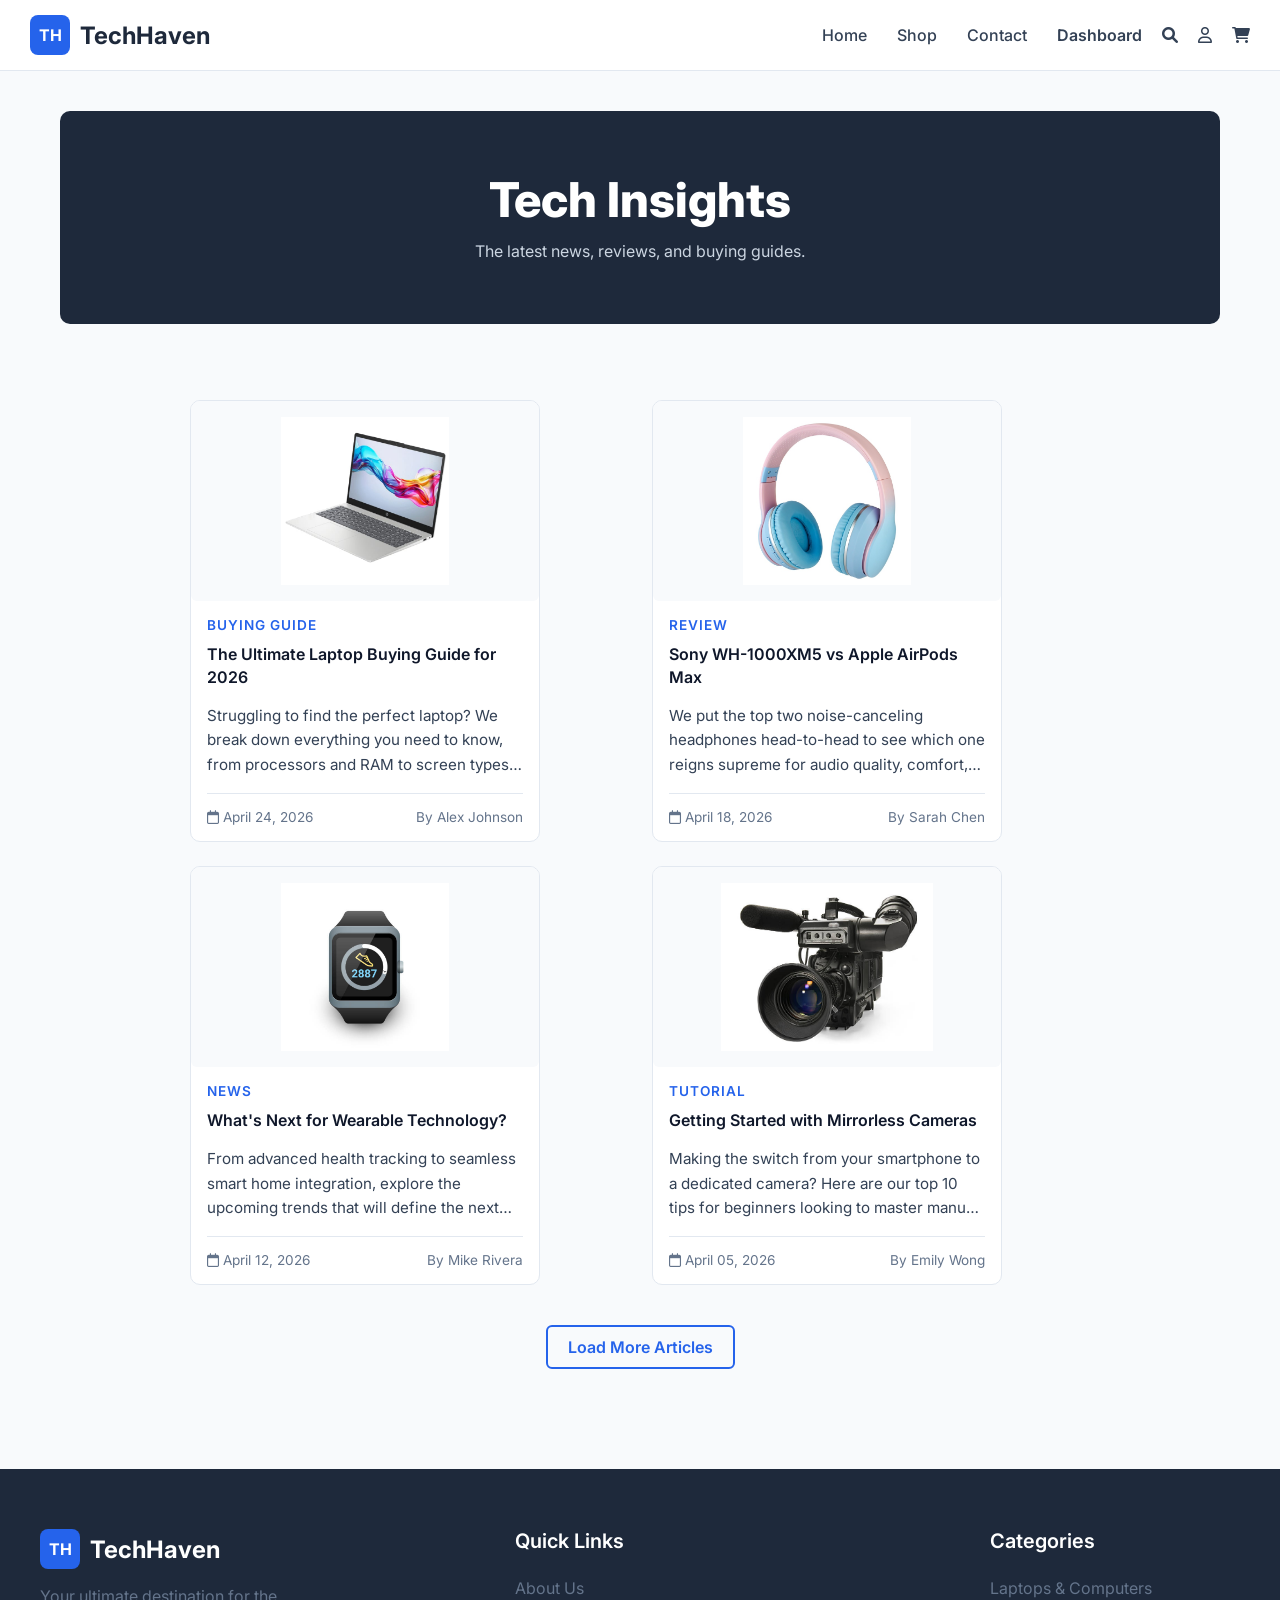
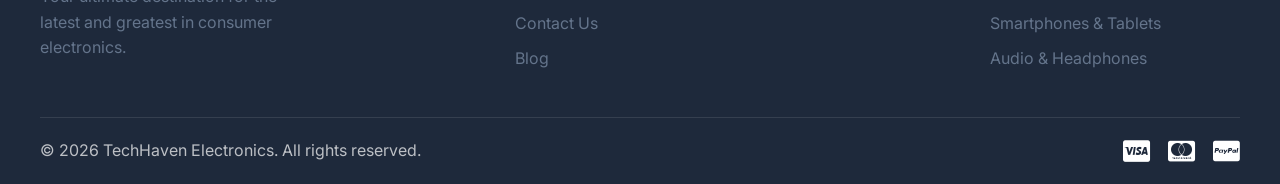
<file: pages/blog.html>
﻿<!DOCTYPE html>
<html lang="en">
<head>
    <meta charset="UTF-8">
    <meta name="viewport" content="width=device-width, initial-scale=1.0">
    <title>Blog - TechHaven</title>
    <link href="https://fonts.googleapis.com/css2?family=Inter:wght@300;400;500;600;700&display=swap" rel="stylesheet">
    <link href="https://cdnjs.cloudflare.com/ajax/libs/font-awesome/6.0.0/css/all.min.css" rel="stylesheet">
    <link rel="stylesheet" href="../cssFile/globalStyles.css">
</head>
<body>
    <header>
        <nav>
            <a href="../index.html">
                <div class="nav-logo-box">TH</div>
                TechHaven
            </a>
            <button class="menu-toggle" aria-label="Toggle Menu"><i class="fas fa-bars"></i></button>
            <ul id="nav-menu">
                <li><a href="../index.html">Home</a></li>
                <li><a href="shop.html">Shop</a></li>
                <li><a href="contact.html">Contact</a></li>
                <li class="nav-icons-item">
                    <a href="dashboard.html" class="nav-dashboard-link">Dashboard</a>
                    <a href="#" aria-label="Search"><i class="fas fa-search"></i></a>
                    <a href="login.html" aria-label="User Account"><i class="far fa-user"></i></a>
                    <a href="cart.html" aria-label="Shopping Cart"><i class="fas fa-shopping-cart"></i></a>
                </li>
            </ul>
        </nav>
    </header>

    <main class="page">
        <section class="blog-hero">
            <h1>Tech Insights</h1>
            <p>The latest news, reviews, and buying guides.</p>
        </section>

        <section>
            <div class="card-container">
                <article class="card blog-card">
                    <img src="../Sources/laptops/Product1.jpg" alt="Laptop Buying Guide" class="blog-card-img">
                    <div class="card-body">
                        <span class="blog-tag">Buying Guide</span>
                        <a href="#" class="blog-card-title">The Ultimate Laptop Buying Guide for 2026</a>
                        <p class="blog-card-excerpt">Struggling to find the perfect laptop? We break down everything you need to know, from processors and RAM to screen types and battery life.</p>
                        <div class="blog-card-meta">
                            <span><i class="far fa-calendar"></i> April 24, 2026</span>
                            <span>By Alex Johnson</span>
                        </div>
                    </div>
                </article>

                <article class="card blog-card">
                    <img src="../Sources/audio/Product1.jpg" alt="Headphone Comparison" class="blog-card-img">
                    <div class="card-body">
                        <span class="blog-tag">Review</span>
                        <a href="#" class="blog-card-title">Sony WH-1000XM5 vs Apple AirPods Max</a>
                        <p class="blog-card-excerpt">We put the top two noise-canceling headphones head-to-head to see which one reigns supreme for audio quality, comfort, and battery life.</p>
                        <div class="blog-card-meta">
                            <span><i class="far fa-calendar"></i> April 18, 2026</span>
                            <span>By Sarah Chen</span>
                        </div>
                    </div>
                </article>

                <article class="card blog-card">
                    <img src="../Sources/wearables/Product1.jpg" alt="Wearable Technology" class="blog-card-img">
                    <div class="card-body">
                        <span class="blog-tag">News</span>
                        <a href="#" class="blog-card-title">What's Next for Wearable Technology?</a>
                        <p class="blog-card-excerpt">From advanced health tracking to seamless smart home integration, explore the upcoming trends that will define the next generation of smartwatches.</p>
                        <div class="blog-card-meta">
                            <span><i class="far fa-calendar"></i> April 12, 2026</span>
                            <span>By Mike Rivera</span>
                        </div>
                    </div>
                </article>

                <article class="card blog-card">
                    <img src="../Sources/cameras/Product1.jpg" alt="Mirrorless Camera Guide" class="blog-card-img">
                    <div class="card-body">
                        <span class="blog-tag">Tutorial</span>
                        <a href="#" class="blog-card-title">Getting Started with Mirrorless Cameras</a>
                        <p class="blog-card-excerpt">Making the switch from your smartphone to a dedicated camera? Here are our top 10 tips for beginners looking to master manual photography.</p>
                        <div class="blog-card-meta">
                            <span><i class="far fa-calendar"></i> April 05, 2026</span>
                            <span>By Emily Wong</span>
                        </div>
                    </div>
                </article>
            </div>

            <div class="blog-load-more">
                <button class="btn border-button">Load More Articles</button>
            </div>
        </section>
    </main>

    <footer>
        <div class="footer-container">
            <div>
                <a href="../index.html" class="footer-logo-link">
                    <div class="nav-logo-box">TH</div>
                    TechHaven
                </a>
                <p>Your ultimate destination for the latest and greatest in consumer electronics.</p>
            </div>
            <div>
                <h4>Quick Links</h4>
                <a href="about.html">About Us</a>
                <a href="contact.html">Contact Us</a>
                <a href="blog.html">Blog</a>
            </div>
            <div>
                <h4>Categories</h4>
                <a href="shop.html">Laptops & Computers</a>
                <a href="shop.html">Smartphones & Tablets</a>
                <a href="shop.html">Audio & Headphones</a>
            </div>
        </div>
        <div class="footer-bottom-bar">
            <p class="footer-copyright">&copy; 2026 TechHaven Electronics. All rights reserved.</p>
            <div class="footer-payment-icons">
                <i class="fab fa-cc-visa"></i>
                <i class="fab fa-cc-mastercard"></i>
                <i class="fab fa-cc-paypal"></i>
            </div>
        </div>
    </footer>
    <script src="../jsFile/jsFunctions.js"></script>
</body>
</html>
</file>
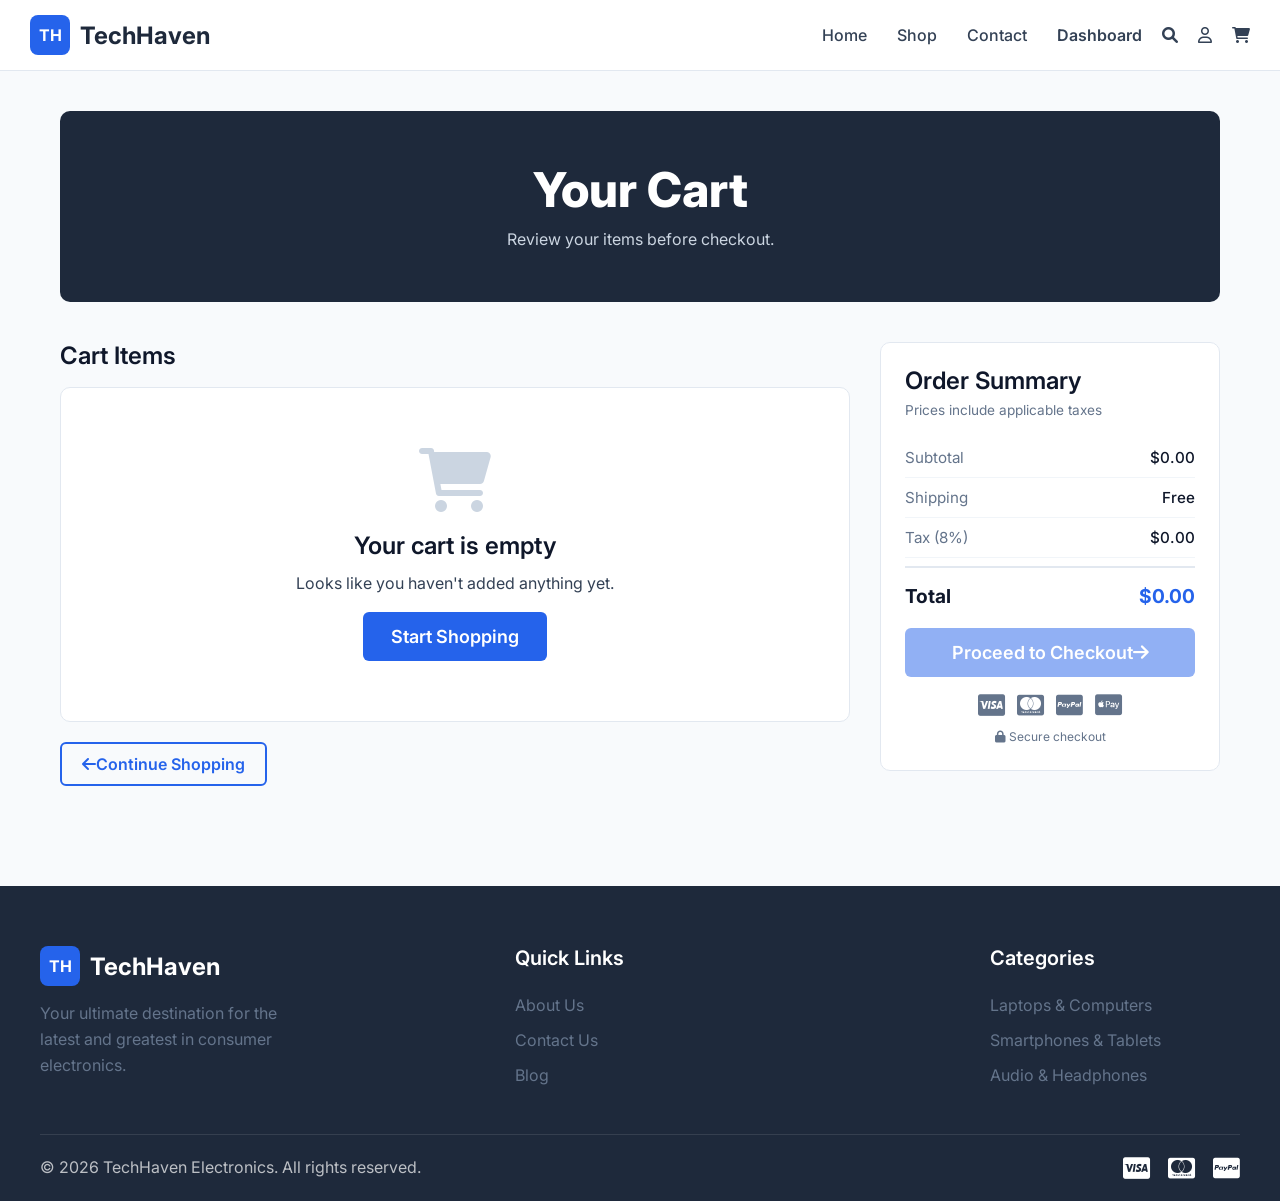
<file: pages/cart.html>
﻿<!DOCTYPE html>
<html lang="en">
<head>
    <meta charset="UTF-8">
    <meta name="viewport" content="width=device-width, initial-scale=1.0">
    <title>Shopping Cart - TechHaven</title>
    <link href="https://fonts.googleapis.com/css2?family=Inter:wght@300;400;500;600;700&display=swap" rel="stylesheet">
    <link href="https://cdnjs.cloudflare.com/ajax/libs/font-awesome/6.0.0/css/all.min.css" rel="stylesheet">
    <link rel="stylesheet" href="../cssFile/globalStyles.css">
</head>
<body>
    <header>
        <nav>
            <a href="../index.html">
                <div class="nav-logo-box">TH</div>
                TechHaven
            </a>
            <button class="menu-toggle" aria-label="Toggle Menu"><i class="fas fa-bars"></i></button>
            <ul id="nav-menu">
                <li><a href="../index.html">Home</a></li>
                <li><a href="shop.html">Shop</a></li>
                <li><a href="contact.html">Contact</a></li>
                <li class="nav-icons-item">
                    <a href="dashboard.html" class="nav-dashboard-link">Dashboard</a>
                    <a href="#" aria-label="Search"><i class="fas fa-search"></i></a>
                    <a href="login.html" aria-label="User Account"><i class="far fa-user"></i></a>
                    <a href="cart.html" aria-label="Shopping Cart"><i class="fas fa-shopping-cart"></i></a>
                </li>
            </ul>
        </nav>
    </header>

    <main class="page">
        <section class="cart-hero">
            <h1>Your Cart</h1>
            <p>Review your items before checkout.</p>
        </section>

        <section class="cart-layout">
            <div>
                <div class="cart-header-row">
                    <h3>Cart Items <span id="item-count" class="cart-item-count"></span></h3>
                    <button id="clear-cart-btn" class="cart-clear-btn hidden-btn">
                        <i class="fas fa-trash"></i> Clear All
                    </button>
                </div>
                <div id="cart-items-container" class="cart-items-box"></div>
                <div class="cart-continue-row">
                    <a href="shop.html" class="btn border-button">
                        <i class="fas fa-arrow-left"></i> Continue Shopping
                    </a>
                </div>
            </div>

            <div class="summary-card">
                <h3 class="summary-title">Order Summary</h3>
                <p class="summary-subtitle">Prices include applicable taxes</p>
                <div class="summary-row">
                    <span>Subtotal</span>
                    <span id="summary-subtotal">$0.00</span>
                </div>
                <div class="summary-row">
                    <span>Shipping</span>
                    <span class="summary-shipping">Free</span>
                </div>
                <div class="summary-row">
                    <span>Tax (8%)</span>
                    <span id="summary-tax">$0.00</span>
                </div>
                <div class="summary-total">
                    <span>Total</span>
                    <span id="summary-total">$0.00</span>
                </div>
                <a href="checkout.html" id="checkout-btn" class="btn-checkout">
                    Proceed to Checkout <i class="fas fa-arrow-right"></i>
                </a>
                <div class="summary-payment-icons">
                    <i class="fab fa-cc-visa"></i>
                    <i class="fab fa-cc-mastercard"></i>
                    <i class="fab fa-cc-paypal"></i>
                    <i class="fab fa-cc-apple-pay"></i>
                </div>
                <p class="summary-secure-note">
                    <i class="fas fa-lock"></i> Secure checkout
                </p>
            </div>
        </section>
    </main>

    <footer>
        <div class="footer-container">
            <div>
                <a href="../index.html" class="footer-logo-link">
                    <div class="nav-logo-box">TH</div>
                    TechHaven
                </a>
                <p>Your ultimate destination for the latest and greatest in consumer electronics.</p>
            </div>
            <div>
                <h4>Quick Links</h4>
                <a href="about.html">About Us</a>
                <a href="contact.html">Contact Us</a>
                <a href="blog.html">Blog</a>
            </div>
            <div>
                <h4>Categories</h4>
                <a href="shop.html">Laptops & Computers</a>
                <a href="shop.html">Smartphones & Tablets</a>
                <a href="shop.html">Audio & Headphones</a>
            </div>
        </div>
        <div class="footer-bottom-bar">
            <p class="footer-copyright">&copy; 2026 TechHaven Electronics. All rights reserved.</p>
            <div class="footer-payment-icons">
                <i class="fab fa-cc-visa"></i>
                <i class="fab fa-cc-mastercard"></i>
                <i class="fab fa-cc-paypal"></i>
            </div>
        </div>
    </footer>

    <script src="../jsFile/jsFunctions.js"></script>
</body>
</html>
</file>
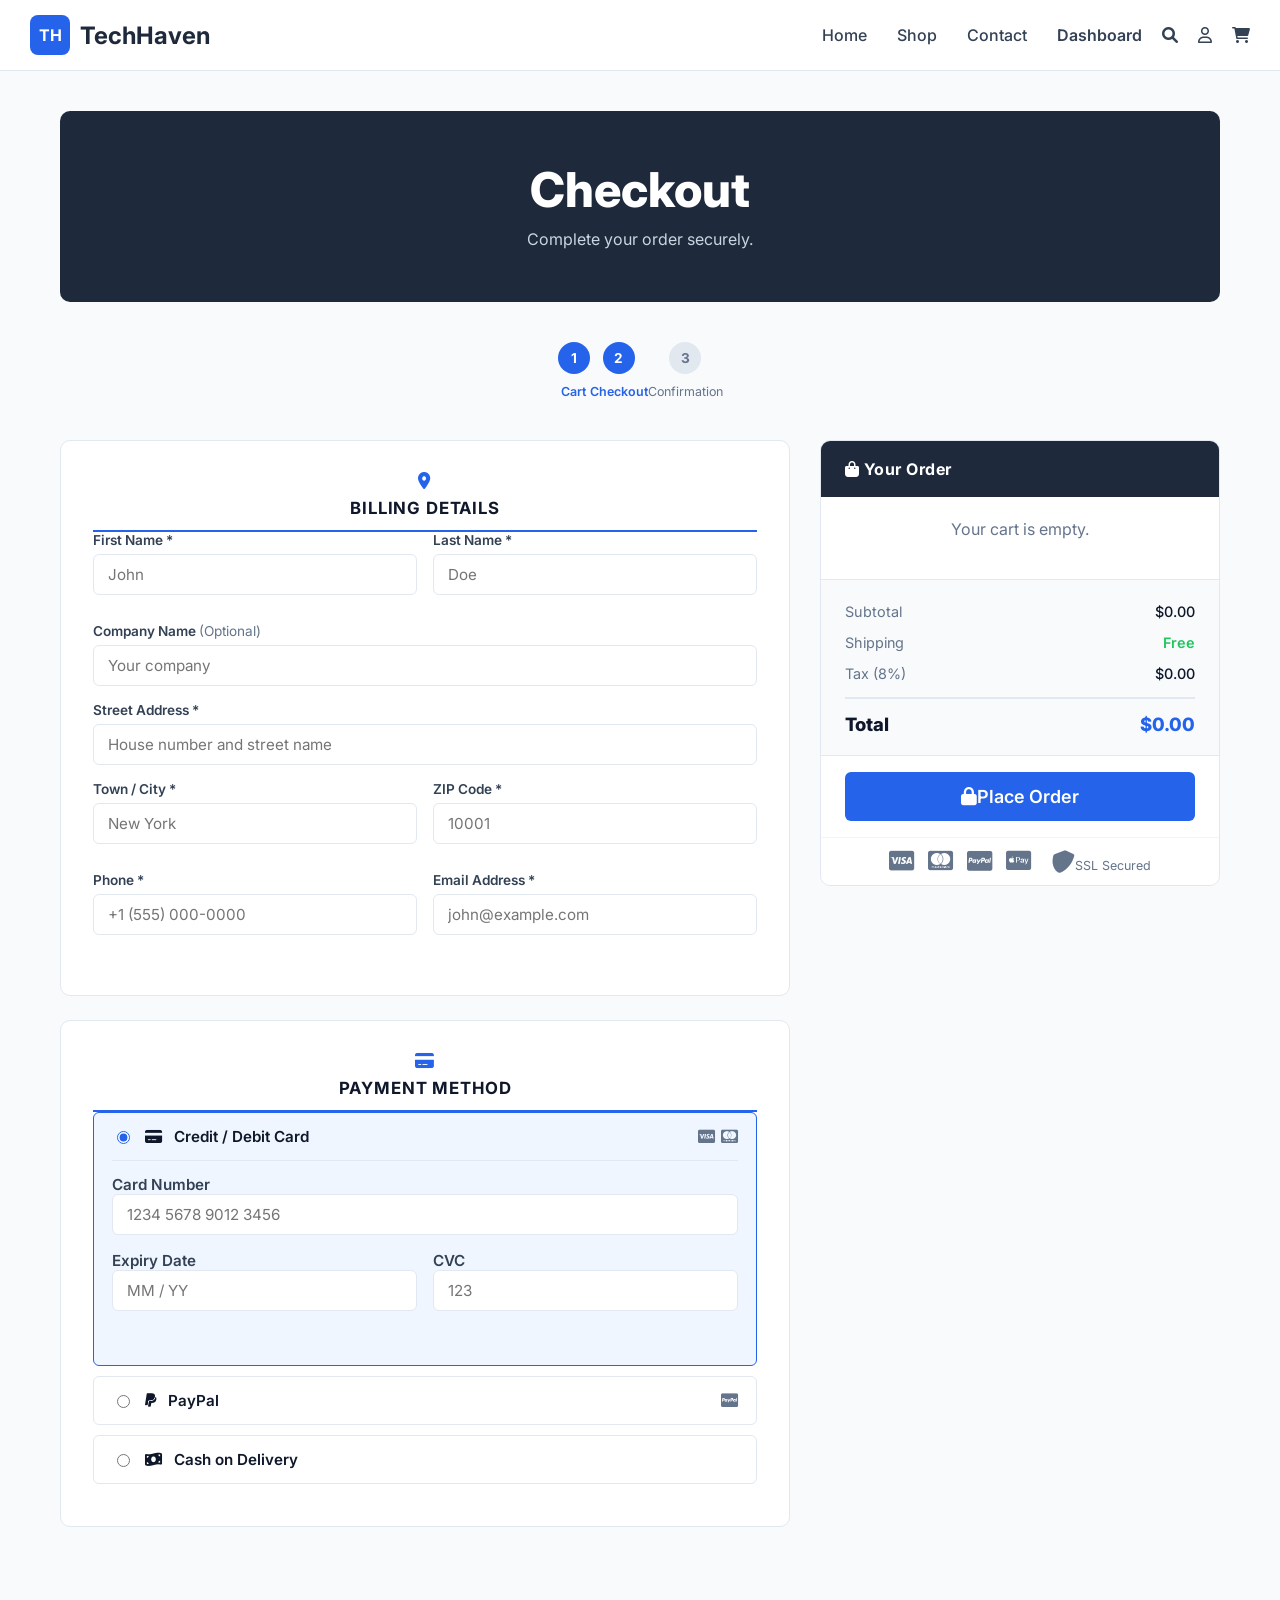
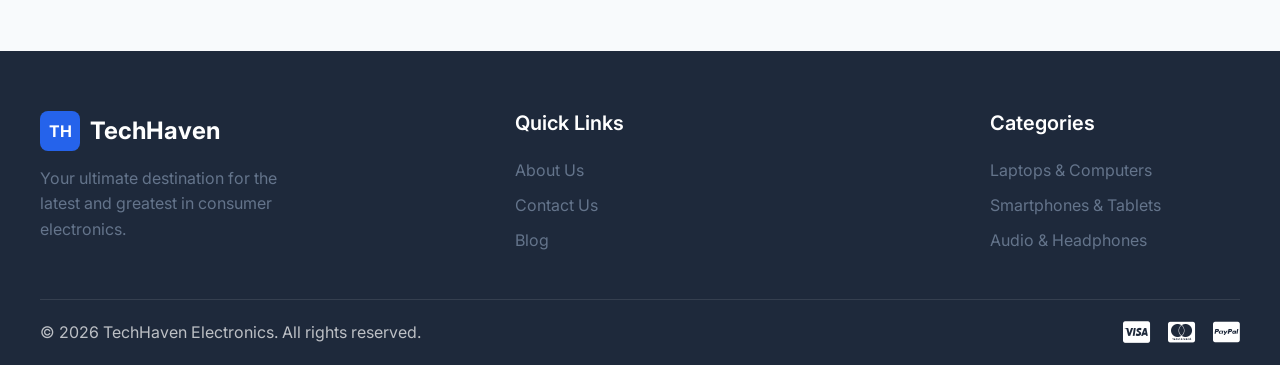
<file: pages/checkout.html>
﻿<!DOCTYPE html>
<html lang="en">
<head>
    <meta charset="UTF-8">
    <meta name="viewport" content="width=device-width, initial-scale=1.0">
    <title>Checkout - TechHaven</title>
    <link href="https://fonts.googleapis.com/css2?family=Inter:wght@300;400;500;600;700&display=swap" rel="stylesheet">
    <link href="https://cdnjs.cloudflare.com/ajax/libs/font-awesome/6.0.0/css/all.min.css" rel="stylesheet">
    <link rel="stylesheet" href="../cssFile/globalStyles.css">
</head>
<body>
    <header>
        <nav>
            <a href="../index.html">
                <div class="nav-logo-box">TH</div>
                TechHaven
            </a>
            <button class="menu-toggle" aria-label="Toggle Menu"><i class="fas fa-bars"></i></button>
            <ul id="nav-menu">
                <li><a href="../index.html">Home</a></li>
                <li><a href="shop.html">Shop</a></li>
                <li><a href="contact.html">Contact</a></li>
                <li class="nav-icons-item">
                    <a href="dashboard.html" class="nav-dashboard-link">Dashboard</a>
                    <a href="#" aria-label="Search"><i class="fas fa-search"></i></a>
                    <a href="login.html" aria-label="User Account"><i class="far fa-user"></i></a>
                    <a href="cart.html" aria-label="Shopping Cart"><i class="fas fa-shopping-cart"></i></a>
                </li>
            </ul>
        </nav>
    </header>

    <main class="page" id="main-content">
        <section class="checkout-hero">
            <h1>Checkout</h1>
            <p>Complete your order securely.</p>
        </section>

        <div class="checkout-steps">
            <div class="checkout-step">
                <div class="checkout-step-num checkout-step-num-active">1</div>
                <span class="checkout-step-label-active">Cart</span>
            </div>
            <div class="checkout-step-line"><div class="checkout-step-line-active"></div></div>
            <div class="checkout-step">
                <div class="checkout-step-num checkout-step-num-active">2</div>
                <span class="checkout-step-label-active">Checkout</span>
            </div>
            <div class="checkout-step-line"><div class="checkout-step-line-inactive"></div></div>
            <div class="checkout-step">
                <div class="checkout-step-num checkout-step-num-inactive">3</div>
                <span class="checkout-step-label-inactive">Confirmation</span>
            </div>
        </div>

        <section class="checkout-layout">
            <div>
                <form id="checkout-form">
                    <div class="checkout-form-card">
                        <div class="section-title"><i class="fas fa-map-marker-alt"></i> Billing Details</div>
                        <div class="form-row">
                            <div class="form-group">
                                <label>First Name *</label>
                                <input type="text" placeholder="John" required>
                            </div>
                            <div class="form-group">
                                <label>Last Name *</label>
                                <input type="text" placeholder="Doe" required>
                            </div>
                        </div>
                        <div class="form-group">
                            <label>Company Name <span class="checkout-optional">(Optional)</span></label>
                            <input type="text" placeholder="Your company">
                        </div>
                        <div class="form-group">
                            <label>Street Address *</label>
                            <input type="text" placeholder="House number and street name" required>
                        </div>
                        <div class="form-row">
                            <div class="form-group">
                                <label>Town / City *</label>
                                <input type="text" placeholder="New York" required>
                            </div>
                            <div class="form-group">
                                <label>ZIP Code *</label>
                                <input type="text" placeholder="10001" required>
                            </div>
                        </div>
                        <div class="form-row">
                            <div class="form-group">
                                <label>Phone *</label>
                                <input type="tel" placeholder="+1 (555) 000-0000" required>
                            </div>
                            <div class="form-group">
                                <label>Email Address *</label>
                                <input type="email" placeholder="john@example.com" required>
                            </div>
                        </div>
                    </div>

                    <div class="checkout-form-card">
                        <div class="section-title"><i class="fas fa-credit-card"></i> Payment Method</div>
                        <div class="payment-option">
                            <label>
                                <input type="radio" name="payment" value="credit" checked>
                                <i class="fas fa-credit-card"></i> Credit / Debit Card
                                <span class="payment-icons">
                                    <i class="fab fa-cc-visa"></i>
                                    <i class="fab fa-cc-mastercard"></i>
                                </span>
                            </label>
                            <div id="credit-card-fields">
                                <div class="form-group">
                                    <label>Card Number</label>
                                    <input type="text" class="cc-input" placeholder="1234 5678 9012 3456" maxlength="19" required>
                                </div>
                                <div class="form-row">
                                    <div class="form-group">
                                        <label>Expiry Date</label>
                                        <input type="text" class="cc-input" placeholder="MM / YY" maxlength="7" required>
                                    </div>
                                    <div class="form-group">
                                        <label>CVC</label>
                                        <input type="text" class="cc-input" placeholder="123" maxlength="4" required>
                                    </div>
                                </div>
                            </div>
                        </div>
                        <div class="payment-option">
                            <label>
                                <input type="radio" name="payment" value="paypal">
                                <i class="fab fa-paypal"></i> PayPal
                                <span class="payment-icons"><i class="fab fa-cc-paypal"></i></span>
                            </label>
                        </div>
                        <div class="payment-option">
                            <label>
                                <input type="radio" name="payment" value="cod">
                                <i class="fas fa-money-bill-wave"></i> Cash on Delivery
                            </label>
                        </div>
                    </div>
                </form>
            </div>

            <aside class="order-summary-card">
                <div class="order-summary-header-bar">
                    <i class="fas fa-shopping-bag"></i> Your Order
                </div>
                <div class="order-items-list" id="checkout-order-items"></div>
                <div class="order-totals-section">
                    <div class="totals-row"><span>Subtotal</span><span id="co-subtotal">$0.00</span></div>
                    <div class="totals-row free"><span>Shipping</span><span>Free</span></div>
                    <div class="totals-row"><span>Tax (8%)</span><span id="co-tax">$0.00</span></div>
                    <div class="totals-total"><span>Total</span><span id="co-total">$0.00</span></div>
                </div>
                <div class="order-place-section">
                    <button type="submit" form="checkout-form" class="btn-primary-lg checkout-place-btn">
                        <i class="fas fa-lock"></i> Place Order
                    </button>
                </div>
                <div class="order-secure-row">
                    <i class="fab fa-cc-visa"></i>
                    <i class="fab fa-cc-mastercard"></i>
                    <i class="fab fa-cc-paypal"></i>
                    <i class="fab fa-cc-apple-pay"></i>
                    <span class="order-ssl-badge"><i class="icon-fa-ssl"></i>SSL Secured</span>
                </div>
            </aside>
        </section>
    </main>

    <footer>
        <div class="footer-container">
            <div>
                <a href="../index.html" class="footer-logo-link">
                    <div class="nav-logo-box">TH</div>
                    TechHaven
                </a>
                <p>Your ultimate destination for the latest and greatest in consumer electronics.</p>
            </div>
            <div>
                <h4>Quick Links</h4>
                <a href="about.html">About Us</a>
                <a href="contact.html">Contact Us</a>
                <a href="blog.html">Blog</a>
            </div>
            <div>
                <h4>Categories</h4>
                <a href="shop.html">Laptops & Computers</a>
                <a href="shop.html">Smartphones & Tablets</a>
                <a href="shop.html">Audio & Headphones</a>
            </div>
        </div>
        <div class="footer-bottom-bar">
            <p class="footer-copyright">&copy; 2026 TechHaven Electronics. All rights reserved.</p>
            <div class="footer-payment-icons">
                <i class="fab fa-cc-visa"></i>
                <i class="fab fa-cc-mastercard"></i>
                <i class="fab fa-cc-paypal"></i>
            </div>
        </div>
    </footer>

    <script src="../jsFile/jsFunctions.js"></script>
</body>
</html>
</file>
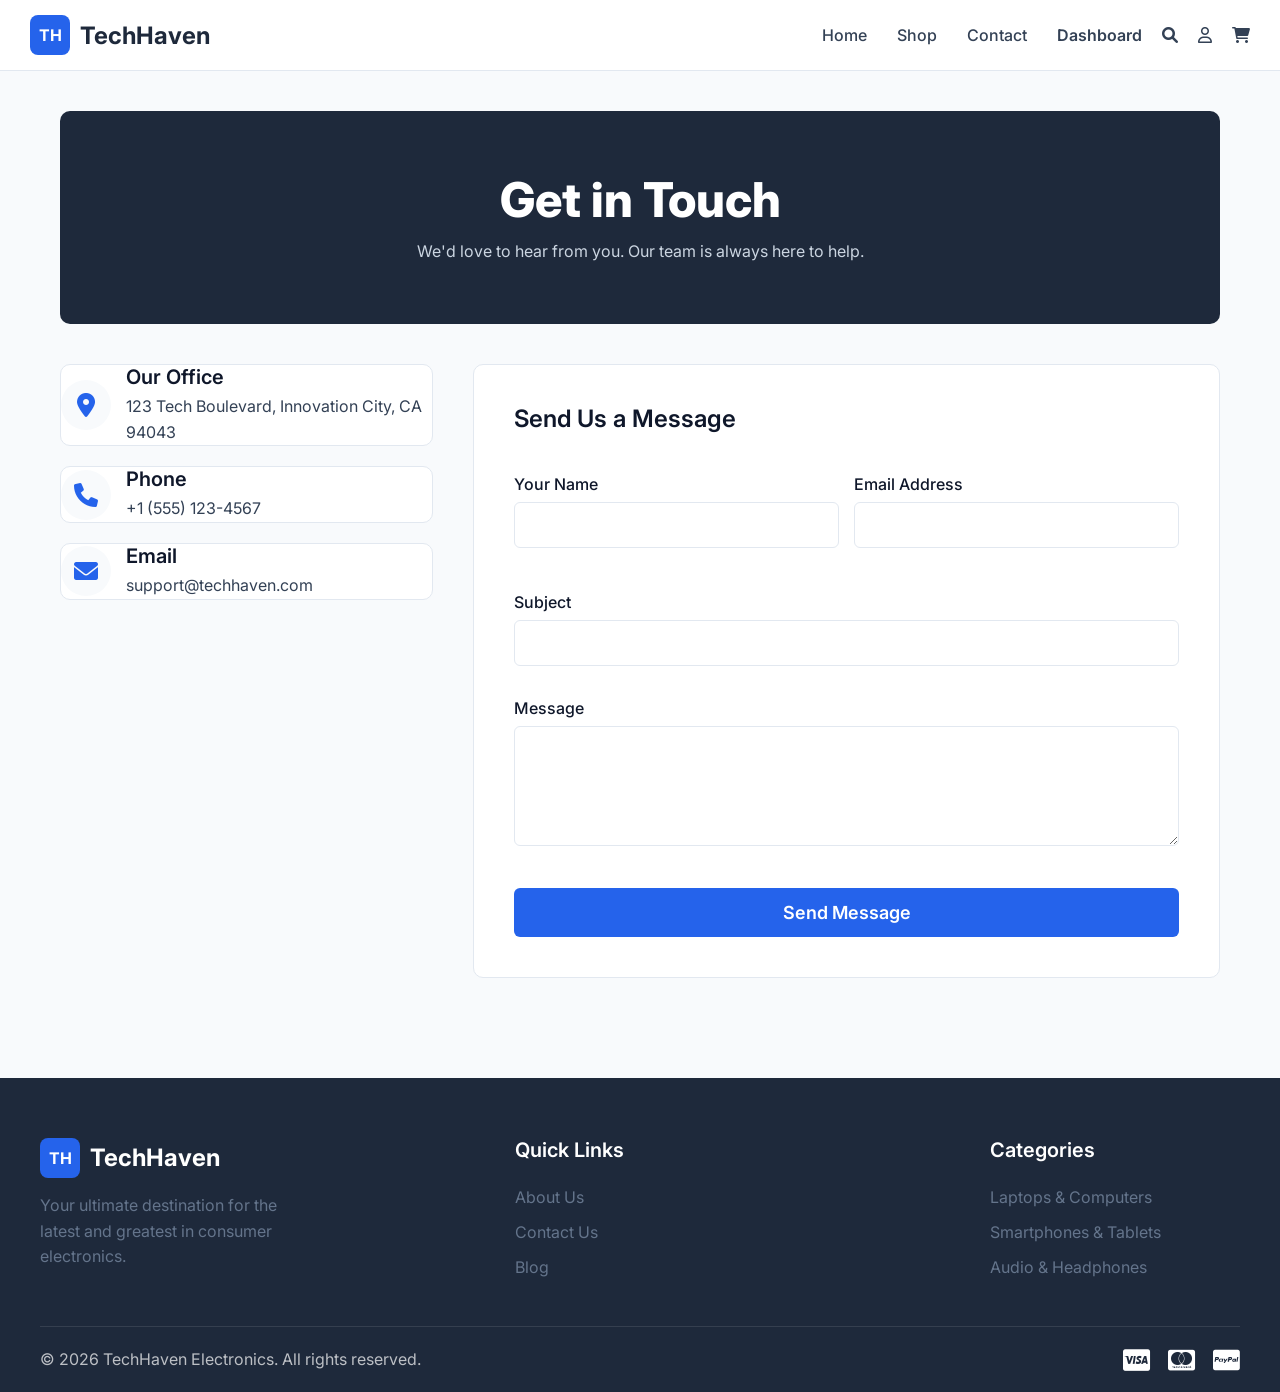
<file: pages/contact.html>
﻿<!DOCTYPE html>
<html lang="en">
<head>
    <meta charset="UTF-8">
    <meta name="viewport" content="width=device-width, initial-scale=1.0">
    <title>Contact Us - TechHaven</title>
    <link href="https://fonts.googleapis.com/css2?family=Inter:wght@300;400;500;600;700&display=swap" rel="stylesheet">
    <link href="https://cdnjs.cloudflare.com/ajax/libs/font-awesome/6.0.0/css/all.min.css" rel="stylesheet">
    <link rel="stylesheet" href="../cssFile/globalStyles.css">
</head>
<body>
    <header>
        <nav>
            <a href="../index.html">
                <div class="nav-logo-box">TH</div>
                TechHaven
            </a>
            <button class="menu-toggle" aria-label="Toggle Menu"><i class="fas fa-bars"></i></button>
            <ul id="nav-menu">
                <li><a href="../index.html">Home</a></li>
                <li><a href="shop.html">Shop</a></li>
                <li><a href="contact.html">Contact</a></li>
                <li class="nav-icons-item">
                    <a href="dashboard.html" class="nav-dashboard-link">Dashboard</a>
                    <a href="#" aria-label="Search"><i class="fas fa-search"></i></a>
                    <a href="login.html" aria-label="User Account"><i class="far fa-user"></i></a>
                    <a href="cart.html" aria-label="Shopping Cart"><i class="fas fa-shopping-cart"></i></a>
                </li>
            </ul>
        </nav>
    </header>

    <main class="page">
        <section class="contact-hero">
            <h1>Get in Touch</h1>
            <p>We'd love to hear from you. Our team is always here to help.</p>
        </section>

        <section class="contact-layout">
            <div class="contact-info-col">
                <div class="card contact-card">
                    <div class="contact-icon-box"><i class="fas fa-map-marker-alt"></i></div>
                    <div>
                        <h4 class="contact-card-title">Our Office</h4>
                        <p class="contact-card-text">123 Tech Boulevard, Innovation City, CA 94043</p>
                    </div>
                </div>
                <div class="card contact-card">
                    <div class="contact-icon-box"><i class="fas fa-phone"></i></div>
                    <div>
                        <h4 class="contact-card-title">Phone</h4>
                        <p class="contact-card-text">+1 (555) 123-4567</p>
                    </div>
                </div>
                <div class="card contact-card">
                    <div class="contact-icon-box"><i class="fas fa-envelope"></i></div>
                    <div>
                        <h4 class="contact-card-title">Email</h4>
                        <p class="contact-card-text">support@techhaven.com</p>
                    </div>
                </div>
            </div>

            <div class="contact-form-col">
                <form class="form-container contact-form-inner">
                    <h3 class="contact-form-title">Send Us a Message</h3>
                    <div class="contact-name-row">
                        <div class="contact-name-col">
                            <label>Your Name</label>
                            <input type="text" required>
                        </div>
                        <div class="contact-name-col">
                            <label>Email Address</label>
                            <input type="email" required>
                        </div>
                    </div>
                    <div>
                        <label>Subject</label>
                        <input type="text" required>
                    </div>
                    <div>
                        <label>Message</label>
                        <textarea required></textarea>
                    </div>
                    <button type="submit" class="btn-contact-submit">Send Message</button>
                </form>
            </div>
        </section>
    </main>

    <footer>
        <div class="footer-container">
            <div>
                <a href="../index.html" class="footer-logo-link">
                    <div class="nav-logo-box">TH</div>
                    TechHaven
                </a>
                <p>Your ultimate destination for the latest and greatest in consumer electronics.</p>
            </div>
            <div>
                <h4>Quick Links</h4>
                <a href="about.html">About Us</a>
                <a href="contact.html">Contact Us</a>
                <a href="blog.html">Blog</a>
            </div>
            <div>
                <h4>Categories</h4>
                <a href="shop.html">Laptops & Computers</a>
                <a href="shop.html">Smartphones & Tablets</a>
                <a href="shop.html">Audio & Headphones</a>
            </div>
        </div>
        <div class="footer-bottom-bar">
            <p class="footer-copyright">&copy; 2026 TechHaven Electronics. All rights reserved.</p>
            <div class="footer-payment-icons">
                <i class="fab fa-cc-visa"></i>
                <i class="fab fa-cc-mastercard"></i>
                <i class="fab fa-cc-paypal"></i>
            </div>
        </div>
    </footer>
    <script src="../jsFile/jsFunctions.js"></script>
</body>
</html>
</file>
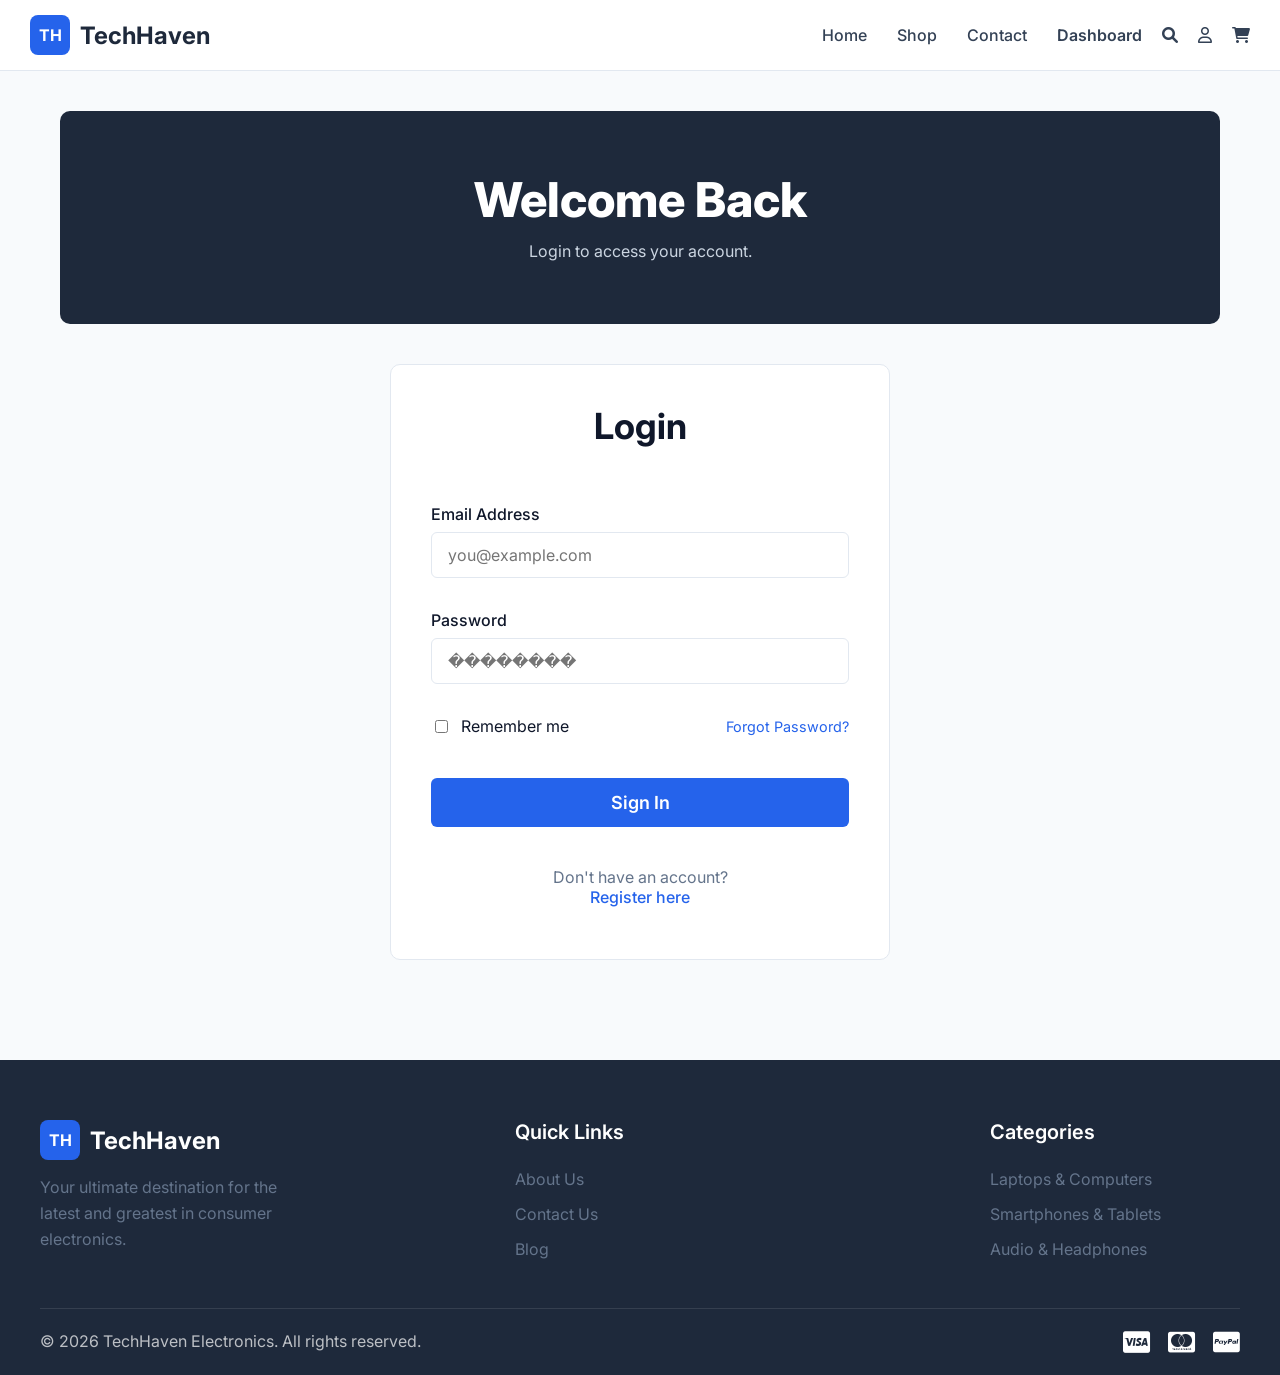
<file: pages/login.html>
﻿<!DOCTYPE html>
<html lang="en">
<head>
    <meta charset="UTF-8">
    <meta name="viewport" content="width=device-width, initial-scale=1.0">
    <title>Login - TechHaven</title>
    <link href="https://fonts.googleapis.com/css2?family=Inter:wght@300;400;500;600;700&display=swap" rel="stylesheet">
    <link href="https://cdnjs.cloudflare.com/ajax/libs/font-awesome/6.0.0/css/all.min.css" rel="stylesheet">
    <link rel="stylesheet" href="../cssFile/globalStyles.css">
</head>
<body>
    <header>
        <nav>
            <a href="../index.html">
                <div class="nav-logo-box">TH</div>
                TechHaven
            </a>
            <button class="menu-toggle" aria-label="Toggle Menu"><i class="fas fa-bars"></i></button>
            <ul id="nav-menu">
                <li><a href="../index.html">Home</a></li>
                <li><a href="shop.html">Shop</a></li>
                <li><a href="contact.html">Contact</a></li>
                <li class="nav-icons-item">
                    <a href="dashboard.html" class="nav-dashboard-link">Dashboard</a>
                    <a href="#" aria-label="Search"><i class="fas fa-search"></i></a>
                    <a href="login.html" aria-label="User Account"><i class="far fa-user"></i></a>
                    <a href="cart.html" aria-label="Shopping Cart"><i class="fas fa-shopping-cart"></i></a>
                </li>
            </ul>
        </nav>
    </header>

    <main class="page">
        <section class="auth-hero">
            <h1>Welcome Back</h1>
            <p>Login to access your account.</p>
        </section>

        <section>
            <form class="form-container" action="../index.html">
                <div class="form-title-center">
                    <h2>Login</h2>
                </div>
                <div>
                    <label>Email Address</label>
                    <input type="email" placeholder="you@example.com" required>
                </div>
                <div>
                    <label>Password</label>
                    <input type="password" placeholder="��������" required>
                </div>
                <div class="form-remember-row">
                    <label class="form-remember-label">
                        <input type="checkbox" class="form-checkbox"> Remember me
                    </label>
                    <a href="#" class="form-forgot-link">Forgot Password?</a>
                </div>
                <button type="submit" class="btn-primary-lg form-submit-btn">Sign In</button>
                <div class="form-footer-text">
                    Don't have an account? <a href="signup.html" class="form-footer-link">Register here</a>
                </div>
            </form>
        </section>
    </main>

    <footer>
        <div class="footer-container">
            <div>
                <a href="../index.html" class="footer-logo-link">
                    <div class="nav-logo-box">TH</div>
                    TechHaven
                </a>
                <p>Your ultimate destination for the latest and greatest in consumer electronics.</p>
            </div>
            <div>
                <h4>Quick Links</h4>
                <a href="about.html">About Us</a>
                <a href="contact.html">Contact Us</a>
                <a href="blog.html">Blog</a>
            </div>
            <div>
                <h4>Categories</h4>
                <a href="shop.html">Laptops & Computers</a>
                <a href="shop.html">Smartphones & Tablets</a>
                <a href="shop.html">Audio & Headphones</a>
            </div>
        </div>
        <div class="footer-bottom-bar">
            <p class="footer-copyright">&copy; 2026 TechHaven Electronics. All rights reserved.</p>
            <div class="footer-payment-icons">
                <i class="fab fa-cc-visa"></i>
                <i class="fab fa-cc-mastercard"></i>
                <i class="fab fa-cc-paypal"></i>
            </div>
        </div>
    </footer>
    <script src="../jsFile/jsFunctions.js"></script>
</body>
</html>
</file>
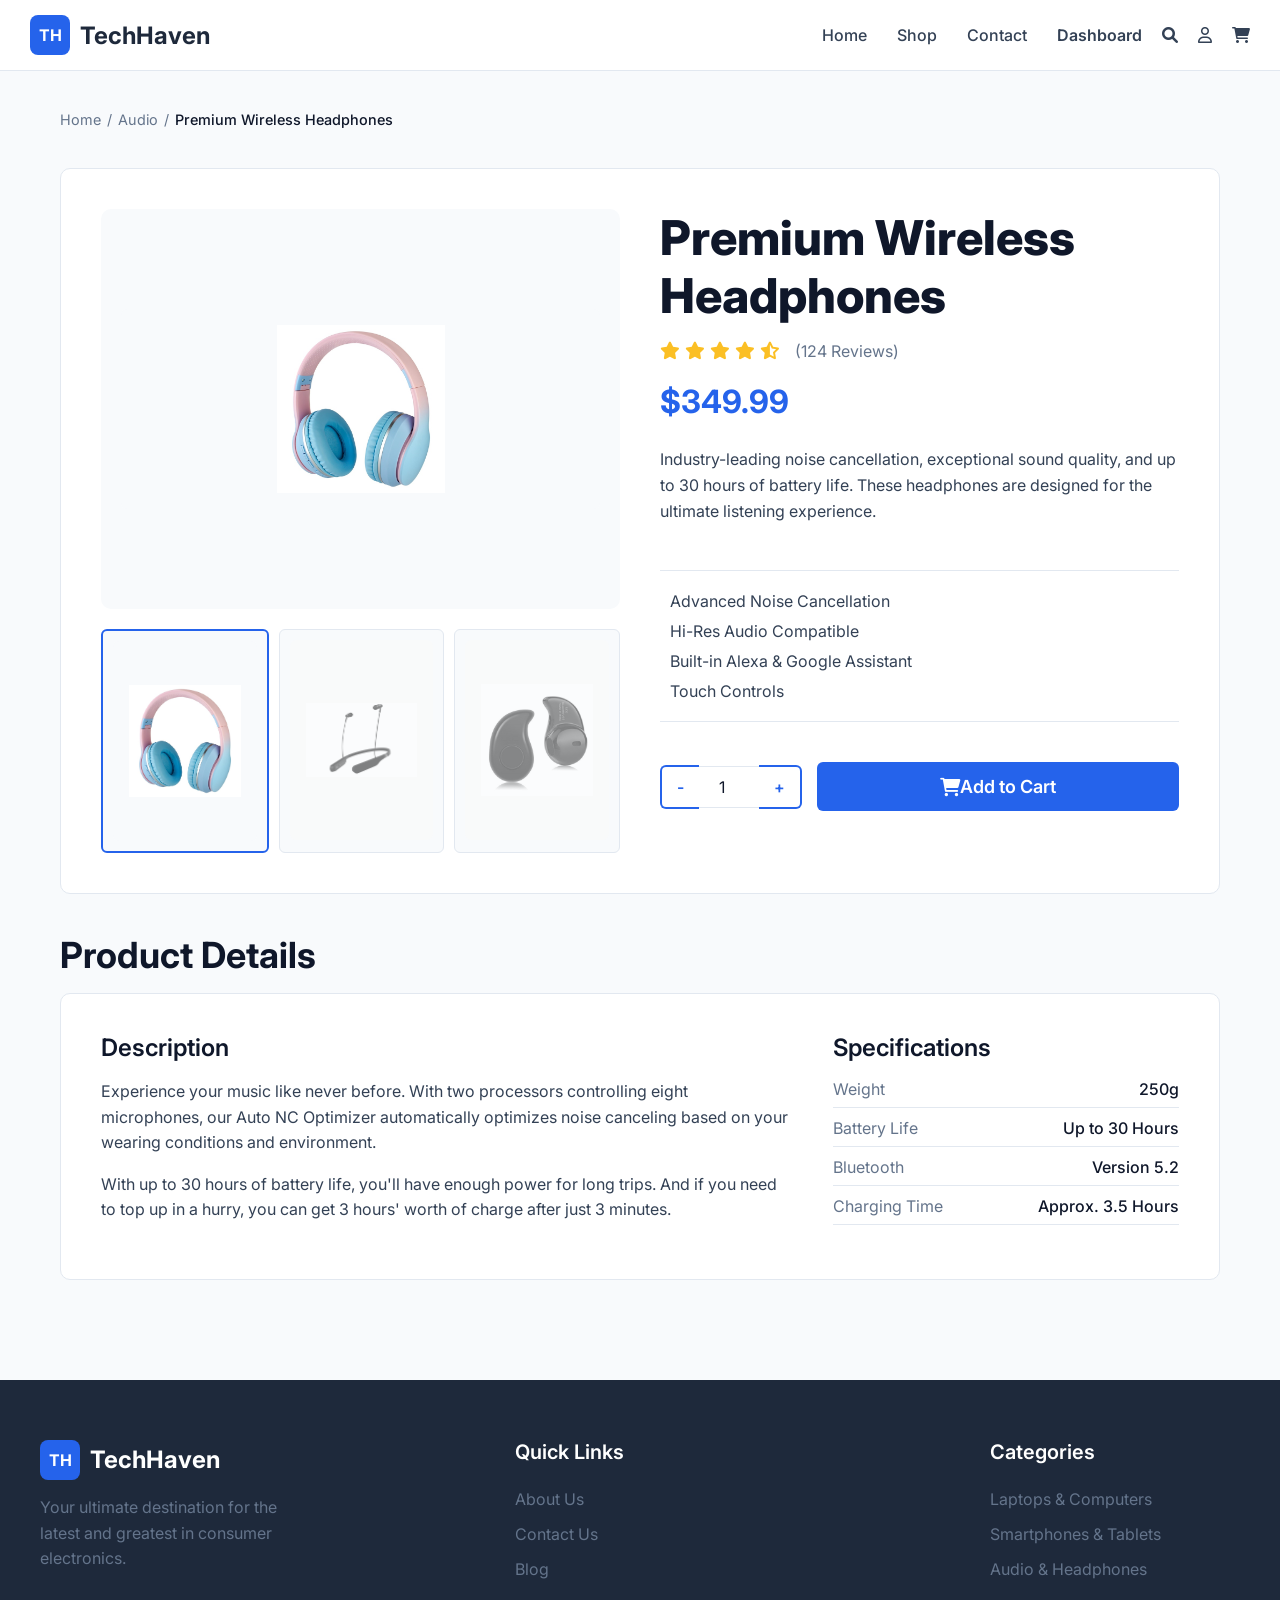
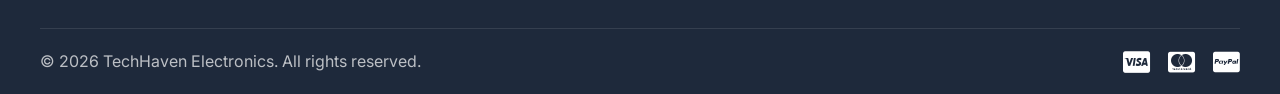
<file: pages/product.html>
﻿<!DOCTYPE html>
<html lang="en">
<head>
    <meta charset="UTF-8">
    <meta name="viewport" content="width=device-width, initial-scale=1.0">
    <title>Premium Wireless Headphones - TechHaven</title>
    <link href="https://fonts.googleapis.com/css2?family=Inter:wght@300;400;500;600;700&display=swap" rel="stylesheet">
    <link href="https://cdnjs.cloudflare.com/ajax/libs/font-awesome/6.0.0/css/all.min.css" rel="stylesheet">
    <link rel="stylesheet" href="../cssFile/globalStyles.css">
</head>
<body>
    <header>
        <nav>
            <a href="../index.html">
                <div class="nav-logo-box">TH</div>
                TechHaven
            </a>
            <button class="menu-toggle" aria-label="Toggle Menu"><i class="fas fa-bars"></i></button>
            <ul id="nav-menu">
                <li><a href="../index.html">Home</a></li>
                <li><a href="shop.html">Shop</a></li>
                <li><a href="contact.html">Contact</a></li>
                <li class="nav-icons-item">
                    <a href="dashboard.html" class="nav-dashboard-link">Dashboard</a>
                    <a href="#" aria-label="Search"><i class="fas fa-search"></i></a>
                    <a href="login.html" aria-label="User Account"><i class="far fa-user"></i></a>
                    <a href="cart.html" aria-label="Shopping Cart"><i class="fas fa-shopping-cart"></i></a>
                </li>
            </ul>
        </nav>
    </header>

    <main class="page">
        <div class="product-breadcrumb">
            <a href="../index.html">Home</a> /
            <a href="shop.html">Audio</a> /
            <span class="product-breadcrumb-current">Premium Wireless Headphones</span>
        </div>

        <section>
            <div class="card product-layout">
                <div class="product-gallery-col">
                    <div class="product-main-img-box">
                        <img src="../Sources/audio/Product1.jpg" alt="Premium Wireless Headphones" class="product-main-img">
                    </div>
                    <div class="product-thumbs">
                        <div class="product-thumb product-thumb-active">
                            <img src="../Sources/audio/Product1.jpg" alt="View 1" class="product-thumb-img">
                        </div>
                        <div class="product-thumb">
                            <img src="../Sources/audio/Product2.jpg" alt="View 2" class="product-thumb-img-dim">
                        </div>
                        <div class="product-thumb">
                            <img src="../Sources/audio/Product3.jpg" alt="View 3" class="product-thumb-img-dim">
                        </div>
                    </div>
                </div>

                <div class="product-info-col">
                    <div>
                        <h1>Premium Wireless Headphones</h1>
                        <div class="product-rating-row">
                            <div class="product-stars">
                                <i class="fas fa-star"></i>
                                <i class="fas fa-star"></i>
                                <i class="fas fa-star"></i>
                                <i class="fas fa-star"></i>
                                <i class="fas fa-star-half-alt"></i>
                            </div>
                            <span class="product-review-count">(124 Reviews)</span>
                        </div>
                        <p class="product-price">$349.99</p>
                    </div>

                    <p>Industry-leading noise cancellation, exceptional sound quality, and up to 30 hours of battery life. These headphones are designed for the ultimate listening experience.</p>

                    <div class="product-features">
                        <ul class="product-feature-list">
                            <li><i class="icon-check-green"></i> Advanced Noise Cancellation</li>
                            <li><i class="icon-check-green"></i> Hi-Res Audio Compatible</li>
                            <li><i class="icon-check-green"></i> Built-in Alexa &amp; Google Assistant</li>
                            <li><i class="icon-check-green"></i> Touch Controls</li>
                        </ul>
                    </div>

                    <div class="product-qty-row">
                        <div class="product-qty-box">
                            <button class="btn-qty-left">-</button>
                            <input type="number" value="1" min="1" class="product-qty-input" id="qty-input">
                            <button class="btn-qty-right">+</button>
                        </div>
                        <button class="btn-add-to-cart" id="add-to-cart-btn">
                            <i class="fas fa-shopping-cart"></i> Add to Cart
                        </button>
                    </div>
                </div>
            </div>
        </section>

        <section>
            <h2>Product Details</h2>
            <div class="card product-details-card">
                <div class="product-desc-col">
                    <h3>Description</h3>
                    <p>Experience your music like never before. With two processors controlling eight microphones, our Auto NC Optimizer automatically optimizes noise canceling based on your wearing conditions and environment.</p>
                    <p>With up to 30 hours of battery life, you'll have enough power for long trips. And if you need to top up in a hurry, you can get 3 hours' worth of charge after just 3 minutes.</p>
                </div>
                <div class="product-spec-col">
                    <h3>Specifications</h3>
                    <div class="product-spec-list">
                        <div class="product-spec-row">
                            <span class="product-spec-label">Weight</span>
                            <span class="product-spec-value">250g</span>
                        </div>
                        <div class="product-spec-row">
                            <span class="product-spec-label">Battery Life</span>
                            <span class="product-spec-value">Up to 30 Hours</span>
                        </div>
                        <div class="product-spec-row">
                            <span class="product-spec-label">Bluetooth</span>
                            <span class="product-spec-value">Version 5.2</span>
                        </div>
                        <div class="product-spec-row">
                            <span class="product-spec-label">Charging Time</span>
                            <span class="product-spec-value">Approx. 3.5 Hours</span>
                        </div>
                    </div>
                </div>
            </div>
        </section>
    </main>

    <footer>
        <div class="footer-container">
            <div>
                <a href="../index.html" class="footer-logo-link">
                    <div class="nav-logo-box">TH</div>
                    TechHaven
                </a>
                <p>Your ultimate destination for the latest and greatest in consumer electronics.</p>
            </div>
            <div>
                <h4>Quick Links</h4>
                <a href="about.html">About Us</a>
                <a href="contact.html">Contact Us</a>
                <a href="blog.html">Blog</a>
            </div>
            <div>
                <h4>Categories</h4>
                <a href="shop.html">Laptops & Computers</a>
                <a href="shop.html">Smartphones & Tablets</a>
                <a href="shop.html">Audio & Headphones</a>
            </div>
        </div>
        <div class="footer-bottom-bar">
            <p class="footer-copyright">&copy; 2026 TechHaven Electronics. All rights reserved.</p>
            <div class="footer-payment-icons">
                <i class="fab fa-cc-visa"></i>
                <i class="fab fa-cc-mastercard"></i>
                <i class="fab fa-cc-paypal"></i>
            </div>
        </div>
    </footer>
    <script src="../jsFile/jsFunctions.js"></script>
</body>
</html>
</file>
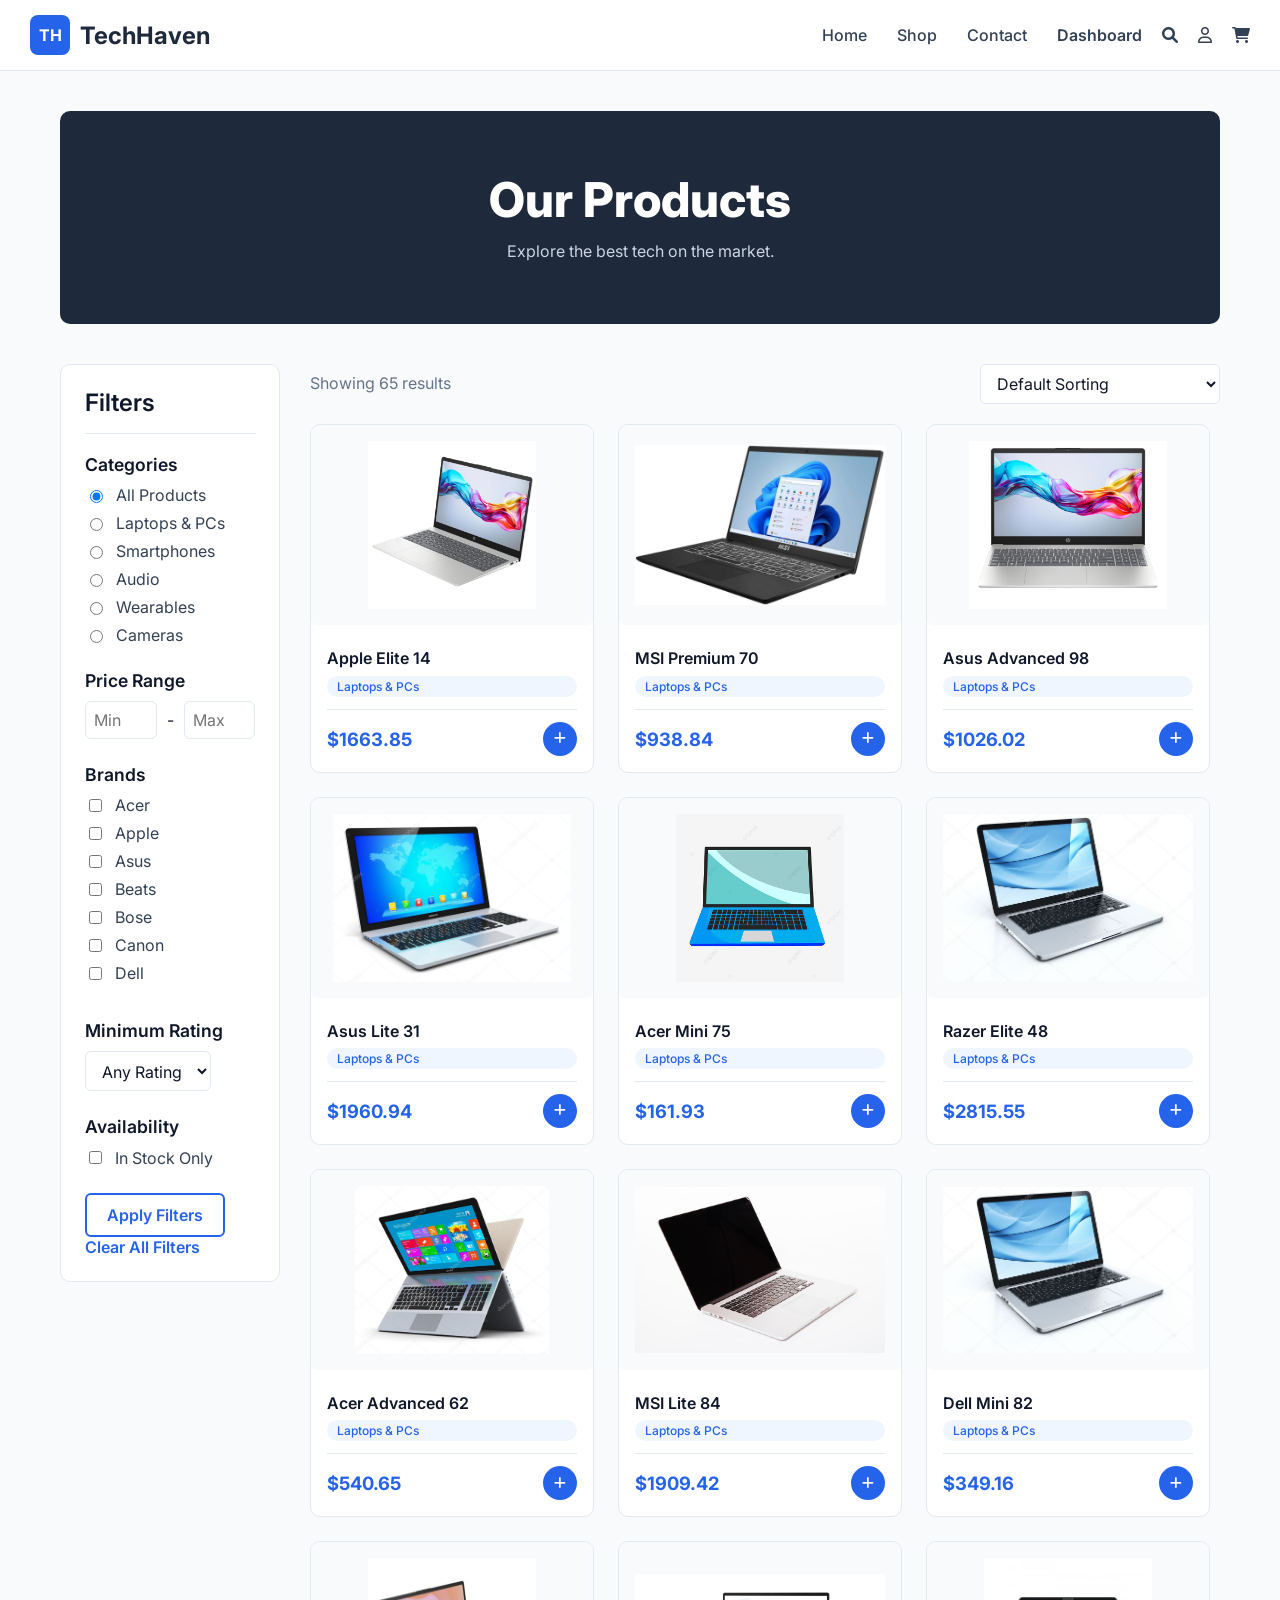
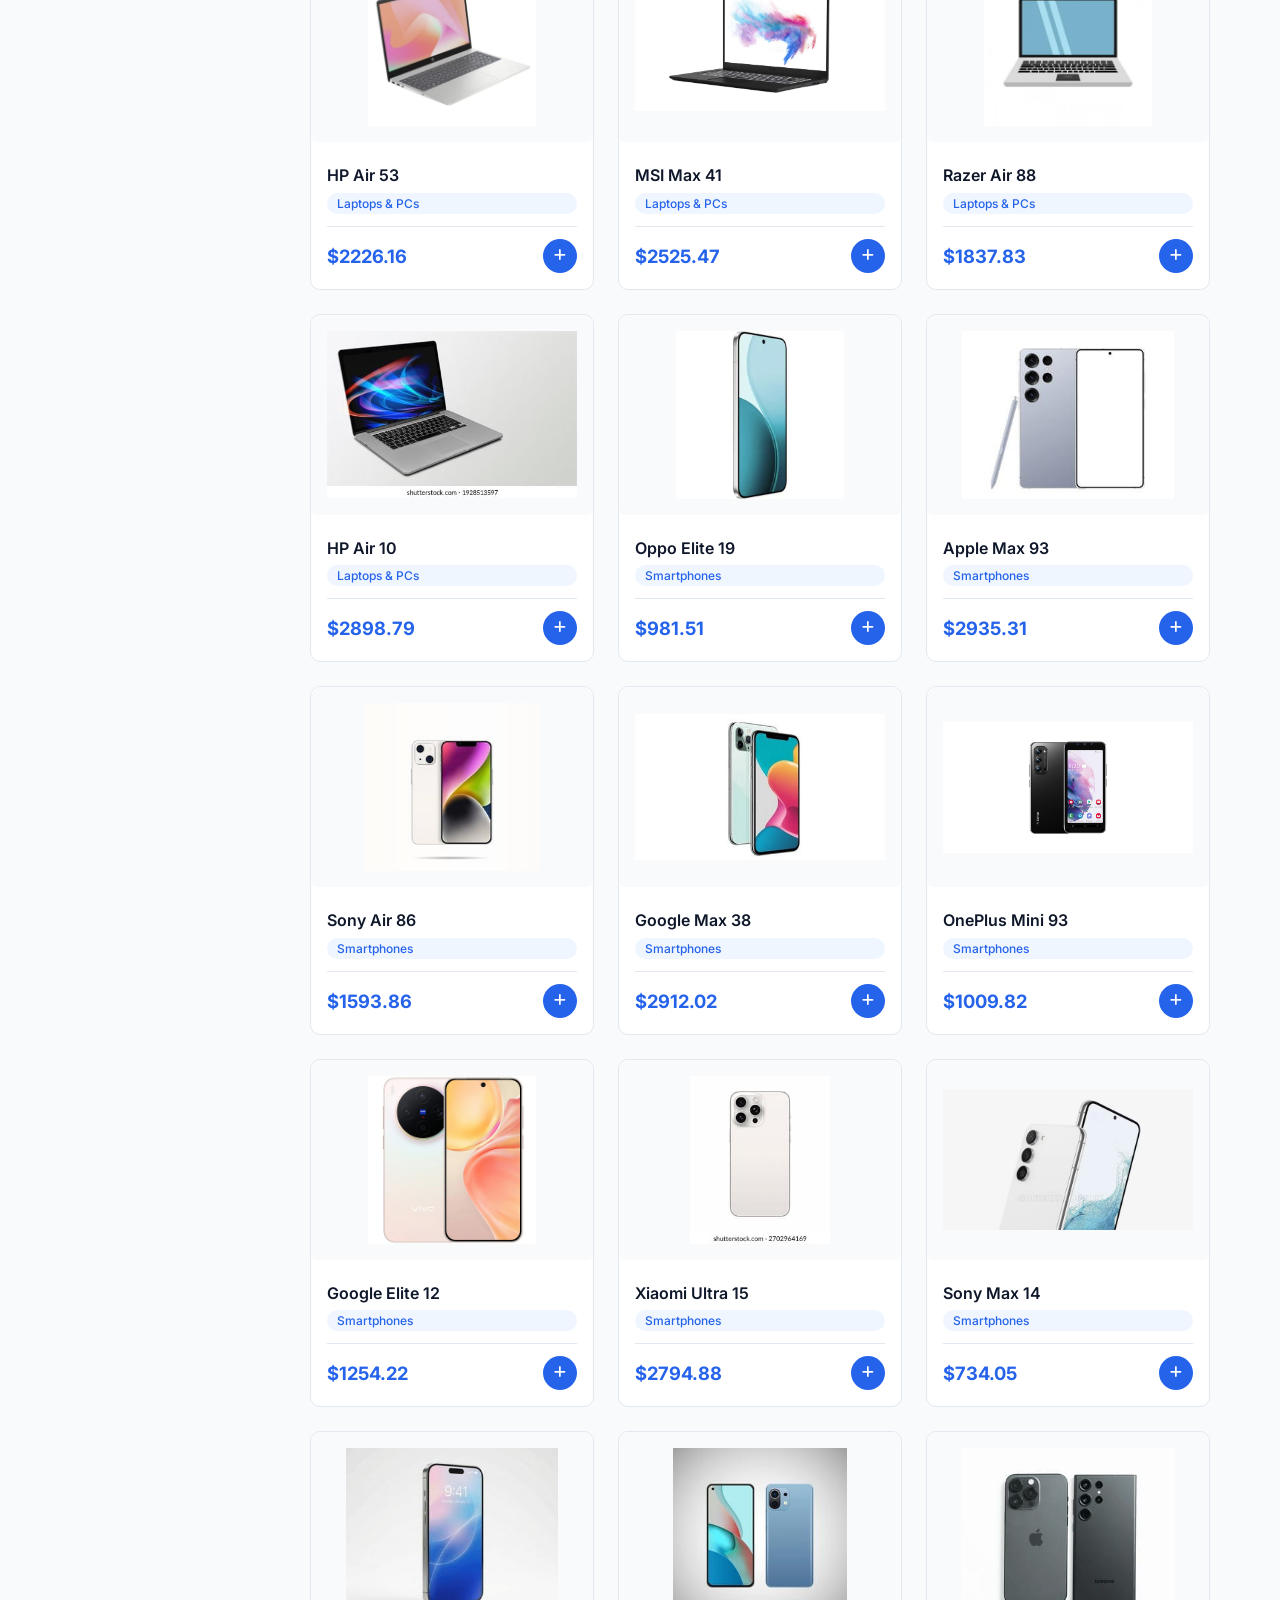
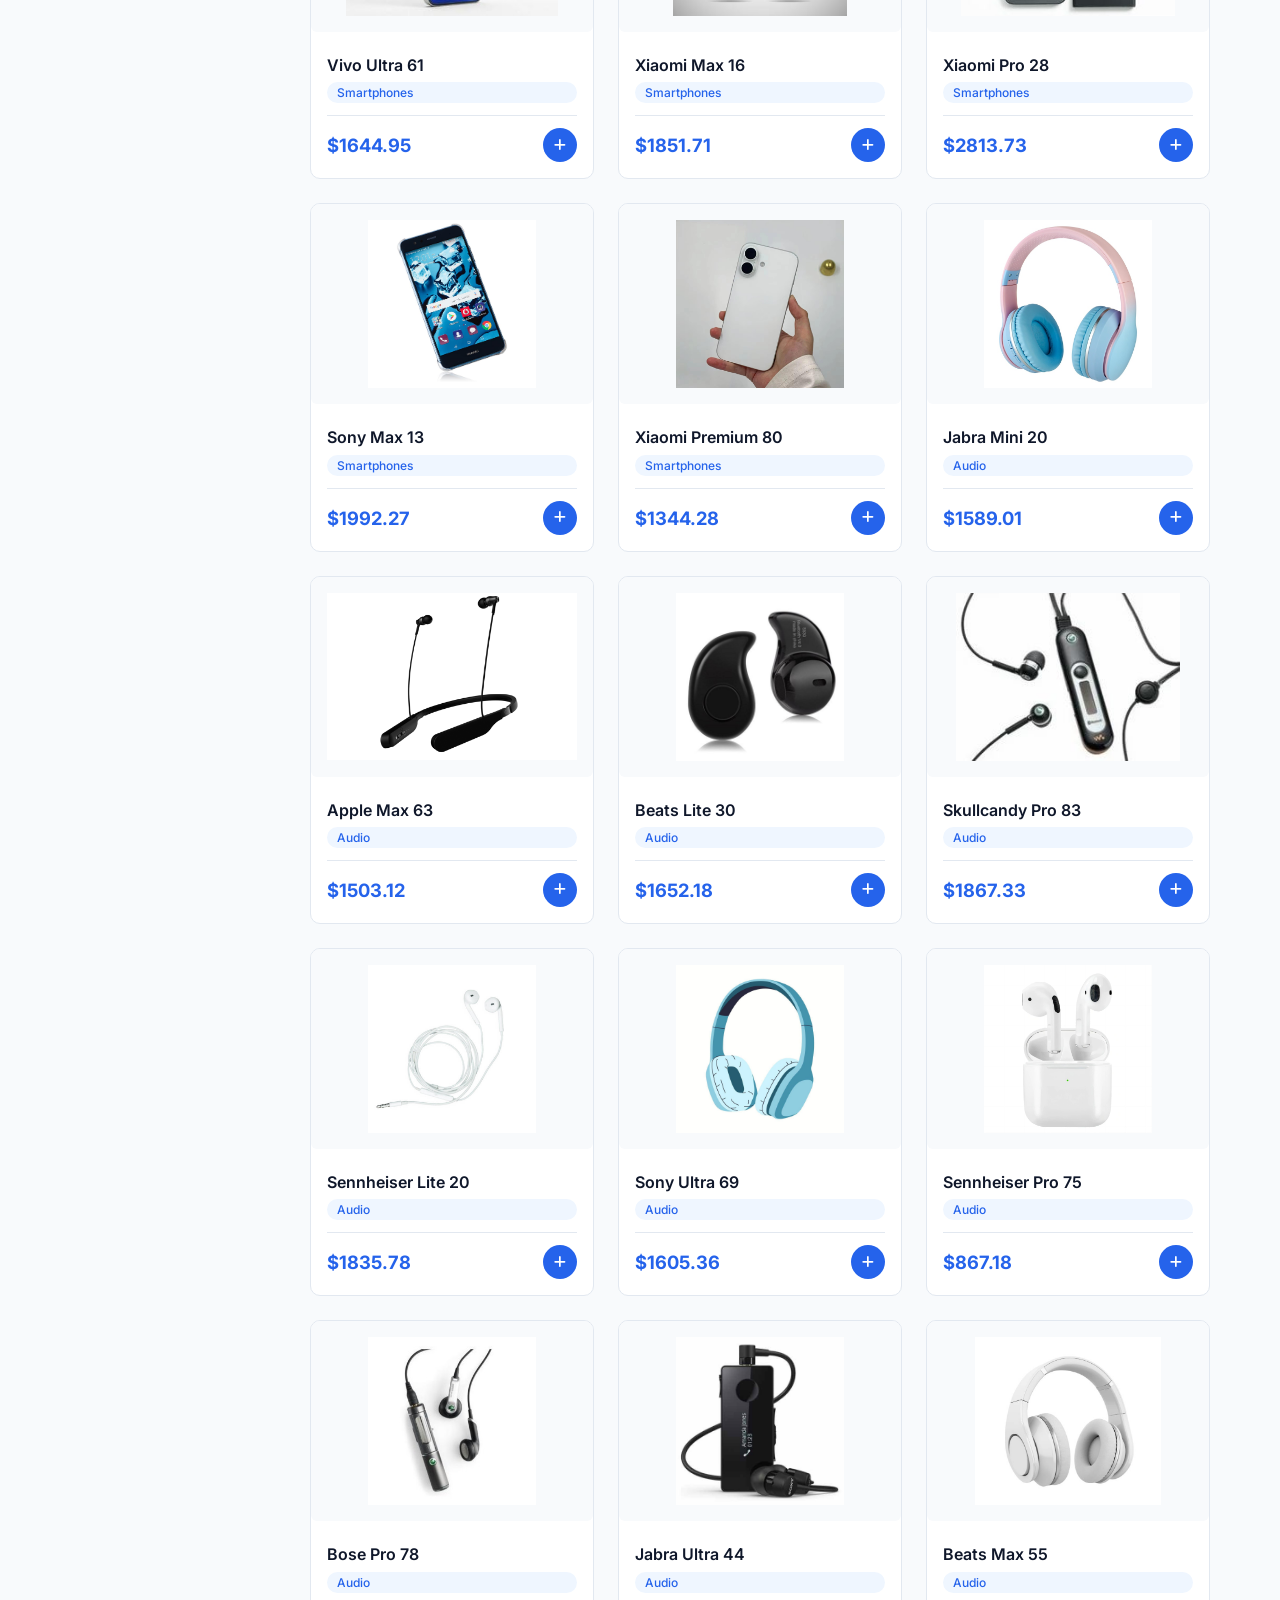
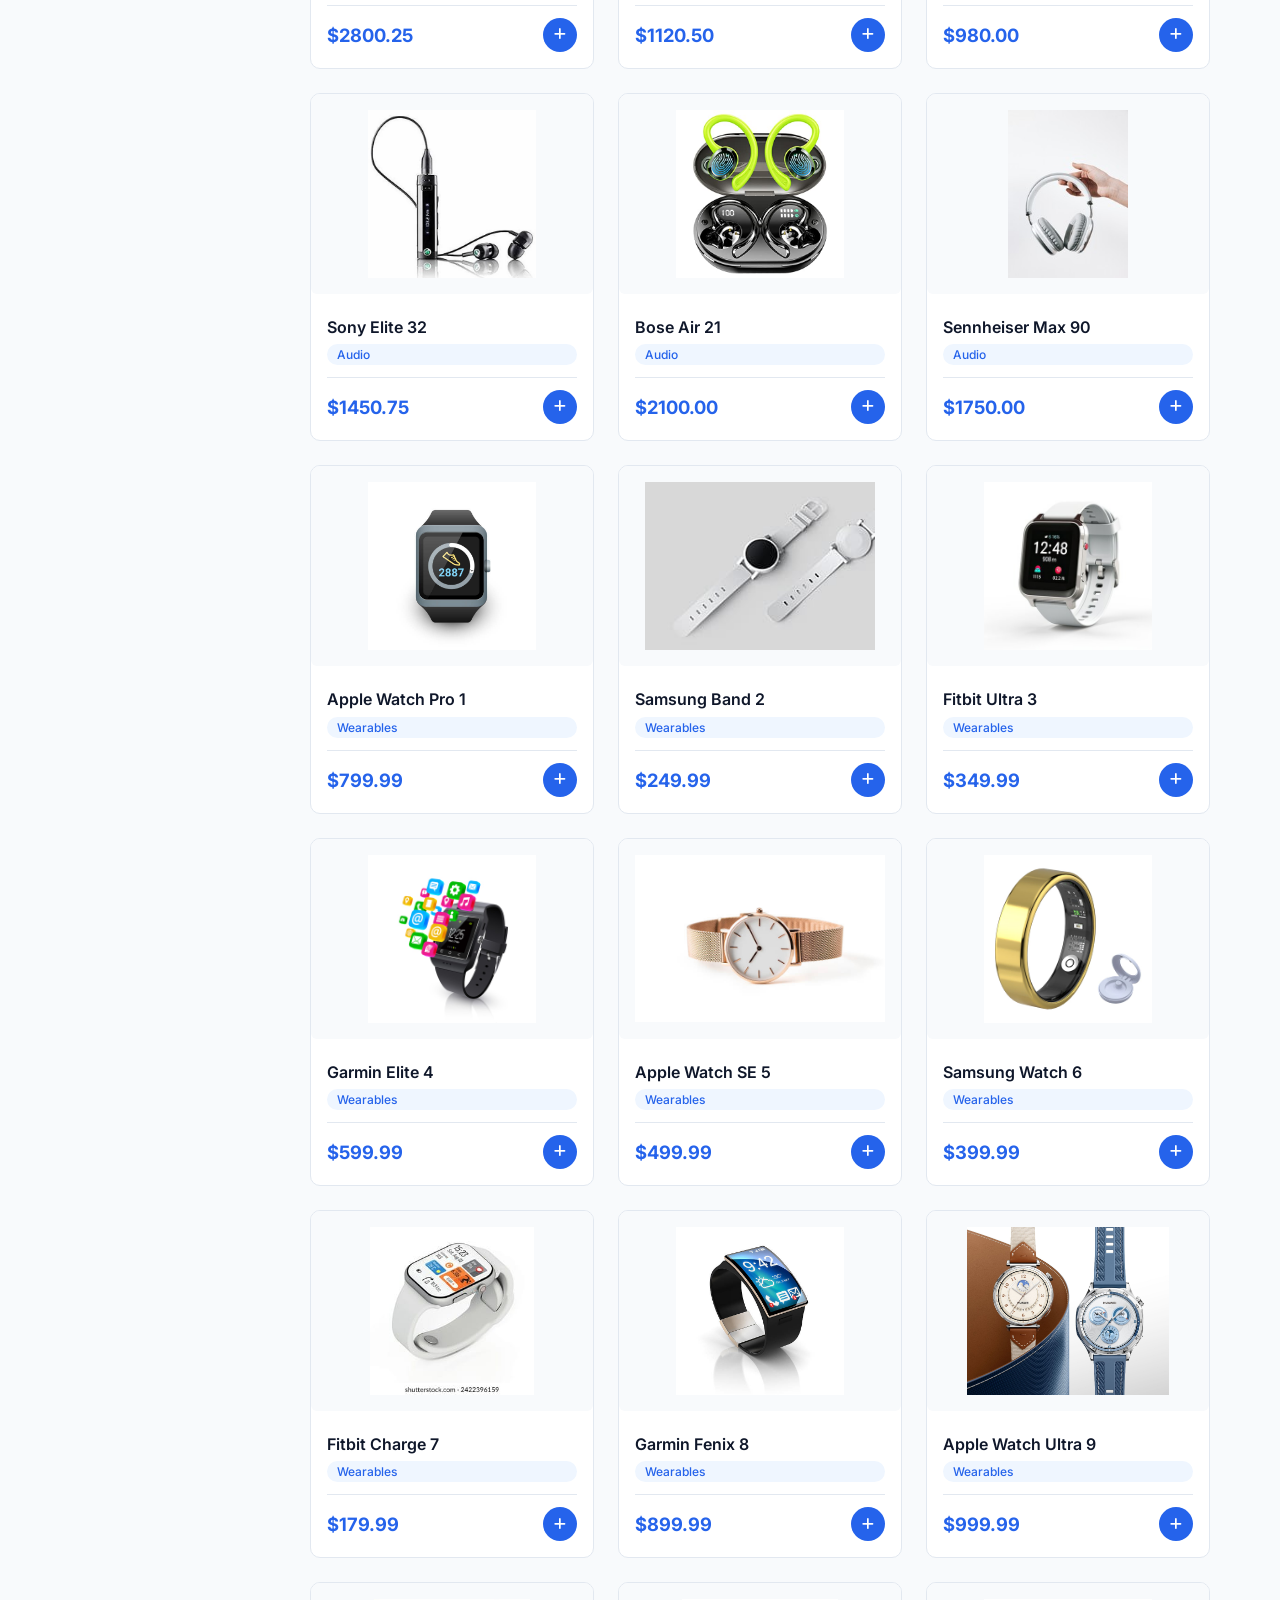
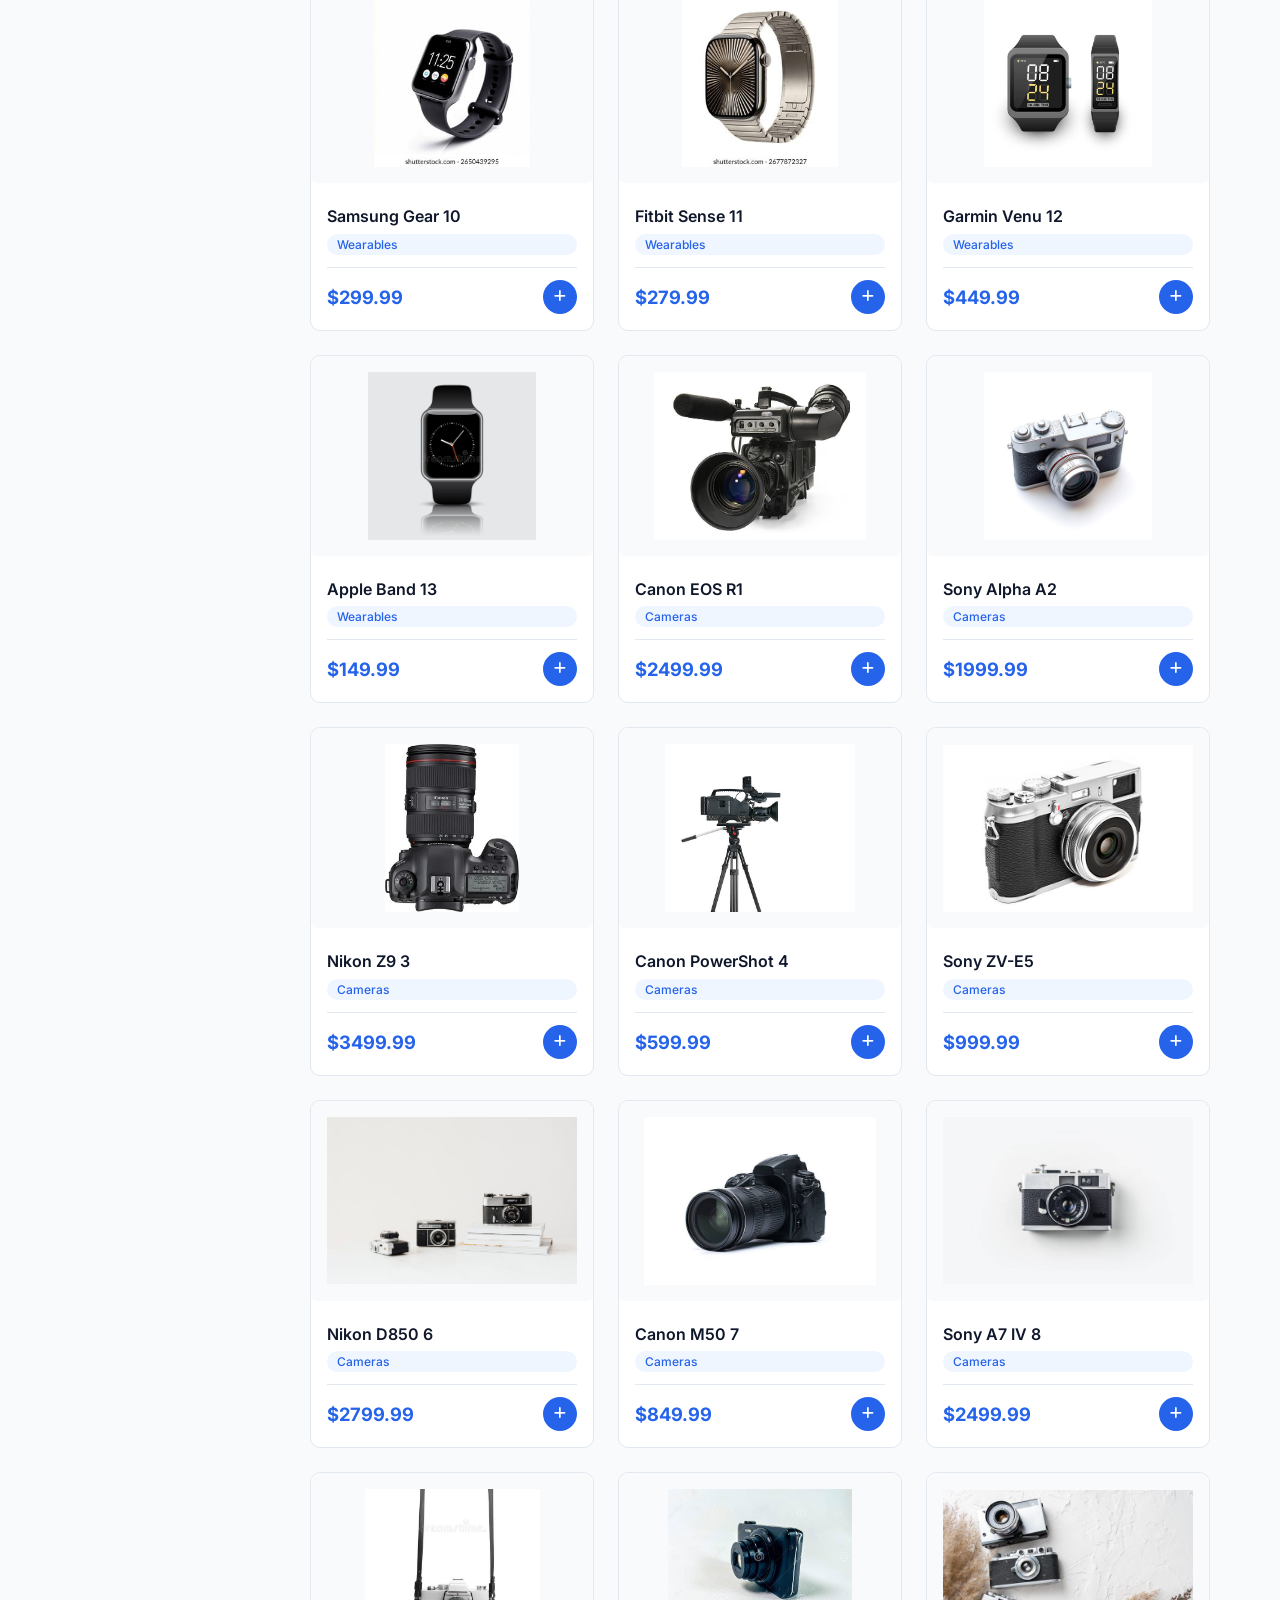
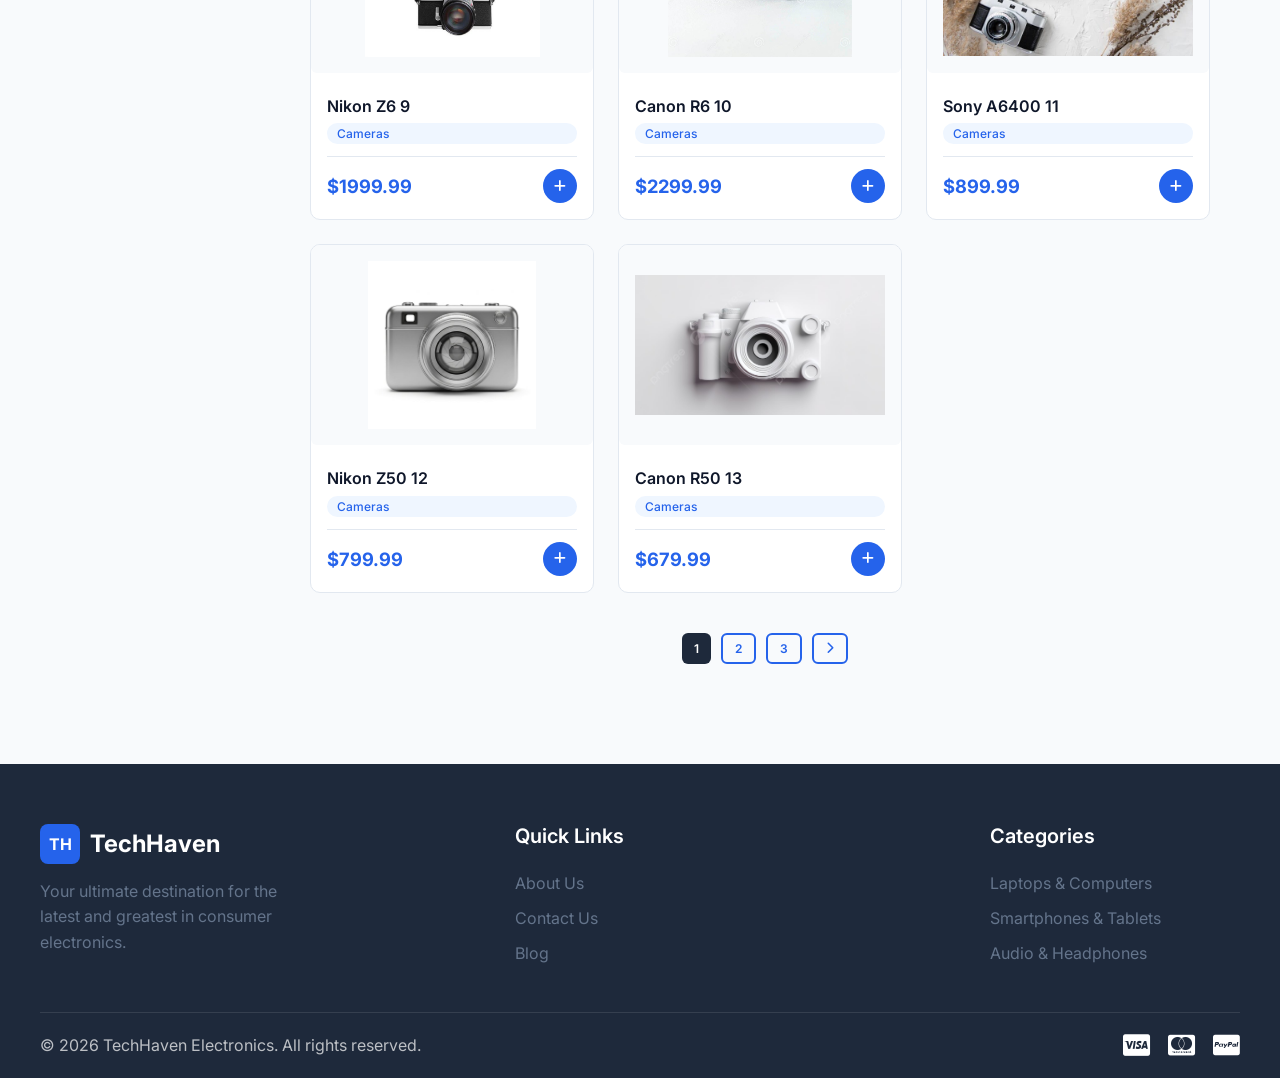
<file: pages/shop.html>
﻿<!DOCTYPE html>
<html lang="en">
<head>
    <meta charset="UTF-8">
    <meta name="viewport" content="width=device-width, initial-scale=1.0">
    <title>Shop - TechHaven</title>
    <link href="https://fonts.googleapis.com/css2?family=Inter:wght@300;400;500;600;700&display=swap" rel="stylesheet">
    <link href="https://cdnjs.cloudflare.com/ajax/libs/font-awesome/6.0.0/css/all.min.css" rel="stylesheet">
    <link rel="stylesheet" href="../cssFile/globalStyles.css">
</head>
<body>
    <header>
        <nav>
            <a href="../index.html">
                <div class="nav-logo-box">TH</div>
                TechHaven
            </a>
            <button class="menu-toggle" aria-label="Toggle Menu"><i class="fas fa-bars"></i></button>
            <ul id="nav-menu">
                <li><a href="../index.html">Home</a></li>
                <li><a href="shop.html">Shop</a></li>
                <li><a href="contact.html">Contact</a></li>
                <li class="nav-icons-item">
                    <a href="dashboard.html" class="nav-dashboard-link">Dashboard</a>
                    <a href="#" aria-label="Search"><i class="fas fa-search"></i></a>
                    <a href="login.html" aria-label="User Account"><i class="far fa-user"></i></a>
                    <a href="cart.html" aria-label="Shopping Cart"><i class="fas fa-shopping-cart"></i></a>
                </li>
            </ul>
        </nav>
    </header>

    <main class="page">
        <section class="shop-hero">
            <h1>Our Products</h1>
            <p>Explore the best tech on the market.</p>
        </section>

        <section class="shop-layout">
            <!-- Sidebar -->
            <aside class="shop-sidebar-card">
                <h3>Filters</h3>

                <div class="shop-filter-section">
                    <h4>Categories</h4>
                    <label class="shop-filter-label">
                        <input type="radio" name="category" value="All Products" checked class="shop-filter-radio"> All Products
                    </label>
                    <label class="shop-filter-label">
                        <input type="radio" name="category" value="Laptops & PCs" class="shop-filter-radio"> Laptops &amp; PCs
                    </label>
                    <label class="shop-filter-label">
                        <input type="radio" name="category" value="Smartphones" class="shop-filter-radio"> Smartphones
                    </label>
                    <label class="shop-filter-label">
                        <input type="radio" name="category" value="Audio" class="shop-filter-radio"> Audio
                    </label>
                    <label class="shop-filter-label">
                        <input type="radio" name="category" value="Wearables" class="shop-filter-radio"> Wearables
                    </label>
                    <label class="shop-filter-label">
                        <input type="radio" name="category" value="Cameras" class="shop-filter-radio"> Cameras
                    </label>
                </div>

                <div class="shop-filter-section">
                    <h4>Price Range</h4>
                    <div class="shop-price-row">
                        <input type="number" id="min-price" placeholder="Min" class="shop-price-input">
                        <span>-</span>
                        <input type="number" id="max-price" placeholder="Max" class="shop-price-input">
                    </div>
                </div>

                <button id="apply-filters-btn" class="btn border-button">Apply Filters</button>
            </aside>

            <!-- Main Shop Content -->
            <div>
                <div class="shop-results-bar">
                    <p id="result-count" class="shop-result-count">Showing 65 results</p>
                    <select class="shop-sort-select" id="sort-select">
                        <option value="default">Default Sorting</option>
                        <option value="popularity">Sort by Popularity</option>
                        <option value="rating">Sort by Average Rating</option>
                        <option value="latest">Sort by Latest</option>
                        <option value="price-asc">Sort by Price: Low to High</option>
                        <option value="price-desc">Sort by Price: High to Low</option>
                    </select>
                </div>

                <div class="card-container shop-grid">
                    <article class="card" data-category="Laptops & PCs">
                        <a href="product.html">
                            <img src="../Sources/laptops/Product1.jpg" alt="Apple Elite 14">
                        </a>
                        <div class="card-body"><a href="product.html">Apple Elite 14</a>
                        <span class="category-tag">Laptops & PCs</span>
                        <div class="price-row">
                            <span class="price">$1,663.85</span>
                            <button class="btn add-btn" aria-label="Add to cart"><i class="fas fa-plus"></i></button></div>
                        </div>
                    </article>
                    <article class="card" data-category="Laptops & PCs">
                        <a href="product.html">
                            <img src="../Sources/laptops/Product2.jpg" alt="MSI Premium 70">
                        </a>
                        <div class="card-body"><a href="product.html">MSI Premium 70</a>
                        <span class="category-tag">Laptops & PCs</span>
                        <div class="price-row">
                            <span class="price">$938.84</span>
                            <button class="btn add-btn" aria-label="Add to cart"><i class="fas fa-plus"></i></button></div>
                        </div>
                    </article>
                    <article class="card" data-category="Laptops & PCs">
                        <a href="product.html">
                            <img src="../Sources/laptops/Product3.jpg" alt="Asus Advanced 98">
                        </a>
                        <div class="card-body"><a href="product.html">Asus Advanced 98</a>
                        <span class="category-tag">Laptops & PCs</span>
                        <div class="price-row">
                            <span class="price">$1,026.02</span>
                            <button class="btn add-btn" aria-label="Add to cart"><i class="fas fa-plus"></i></button></div>
                        </div>
                    </article>
                    <article class="card" data-category="Laptops & PCs">
                        <a href="product.html">
                            <img src="../Sources/laptops/Product4.jpg" alt="Asus Lite 31">
                        </a>
                        <div class="card-body"><a href="product.html">Asus Lite 31</a>
                        <span class="category-tag">Laptops & PCs</span>
                        <div class="price-row">
                            <span class="price">$1,960.94</span>
                            <button class="btn add-btn" aria-label="Add to cart"><i class="fas fa-plus"></i></button></div>
                        </div>
                    </article>
                    <article class="card" data-category="Laptops & PCs">
                        <a href="product.html">
                            <img src="../Sources/laptops/product5.jpeg" alt="Acer Mini 75">
                        </a>
                        <div class="card-body"><a href="product.html">Acer Mini 75</a>
                        <span class="category-tag">Laptops & PCs</span>
                        <div class="price-row">
                            <span class="price">$161.93</span>
                            <button class="btn add-btn" aria-label="Add to cart"><i class="fas fa-plus"></i></button></div>
                        </div>
                    </article>
                    <article class="card" data-category="Laptops & PCs">
                        <a href="product.html">
                            <img src="../Sources/laptops/Product6.jpg" alt="Razer Elite 48">
                        </a>
                        <div class="card-body"><a href="product.html">Razer Elite 48</a>
                        <span class="category-tag">Laptops & PCs</span>
                        <div class="price-row">
                            <span class="price">$2,815.55</span>
                            <button class="btn add-btn" aria-label="Add to cart"><i class="fas fa-plus"></i></button></div>
                        </div>
                    </article>
                    <article class="card" data-category="Laptops & PCs">
                        <a href="product.html">
                            <img src="../Sources/laptops/Product7.jpg" alt="Acer Advanced 62">
                        </a>
                        <div class="card-body"><a href="product.html">Acer Advanced 62</a>
                        <span class="category-tag">Laptops & PCs</span>
                        <div class="price-row">
                            <span class="price">$540.65</span>
                            <button class="btn add-btn" aria-label="Add to cart"><i class="fas fa-plus"></i></button></div>
                        </div>
                    </article>
                    <article class="card" data-category="Laptops & PCs">
                        <a href="product.html">
                            <img src="../Sources/laptops/Product8.jpg" alt="MSI Lite 84">
                        </a>
                        <div class="card-body"><a href="product.html">MSI Lite 84</a>
                        <span class="category-tag">Laptops & PCs</span>
                        <div class="price-row">
                            <span class="price">$1,909.42</span>
                            <button class="btn add-btn" aria-label="Add to cart"><i class="fas fa-plus"></i></button></div>
                        </div>
                    </article>
                    <article class="card" data-category="Laptops & PCs">
                        <a href="product.html">
                            <img src="../Sources/laptops/Product9.jpg" alt="Dell Mini 82">
                        </a>
                        <div class="card-body"><a href="product.html">Dell Mini 82</a>
                        <span class="category-tag">Laptops & PCs</span>
                        <div class="price-row">
                            <span class="price">$349.16</span>
                            <button class="btn add-btn" aria-label="Add to cart"><i class="fas fa-plus"></i></button></div>
                        </div>
                    </article>
                    <article class="card" data-category="Laptops & PCs">
                        <a href="product.html">
                            <img src="../Sources/laptops/Product10.jpg" alt="HP Air 53">
                        </a>
                        <div class="card-body"><a href="product.html">HP Air 53</a>
                        <span class="category-tag">Laptops & PCs</span>
                        <div class="price-row">
                            <span class="price">$2,226.16</span>
                            <button class="btn add-btn" aria-label="Add to cart"><i class="fas fa-plus"></i></button></div>
                        </div>
                    </article>
                    <article class="card" data-category="Laptops & PCs">
                        <a href="product.html">
                            <img src="../Sources/laptops/Product11.jpg" alt="MSI Max 41">
                        </a>
                        <div class="card-body"><a href="product.html">MSI Max 41</a>
                        <span class="category-tag">Laptops & PCs</span>
                        <div class="price-row">
                            <span class="price">$2,525.47</span>
                            <button class="btn add-btn" aria-label="Add to cart"><i class="fas fa-plus"></i></button></div>
                        </div>
                    </article>
                    <article class="card" data-category="Laptops & PCs">
                        <a href="product.html">
                            <img src="../Sources/laptops/Product12.jpg" alt="Razer Air 88">
                        </a>
                        <div class="card-body"><a href="product.html">Razer Air 88</a>
                        <span class="category-tag">Laptops & PCs</span>
                        <div class="price-row">
                            <span class="price">$1,837.83</span>
                            <button class="btn add-btn" aria-label="Add to cart"><i class="fas fa-plus"></i></button></div>
                        </div>
                    </article>
                    <article class="card" data-category="Laptops & PCs">
                        <a href="product.html">
                            <img src="../Sources/laptops/Product13.jpg" alt="HP Air 10">
                        </a>
                        <div class="card-body"><a href="product.html">HP Air 10</a>
                        <span class="category-tag">Laptops & PCs</span>
                        <div class="price-row">
                            <span class="price">$2,898.79</span>
                            <button class="btn add-btn" aria-label="Add to cart"><i class="fas fa-plus"></i></button></div>
                        </div>
                    </article>
                    <article class="card" data-category="Smartphones">
                        <a href="product.html">
                            <img src="../Sources/smartphones/Product1.jpg" alt="Oppo Elite 19">
                        </a>
                        <div class="card-body"><a href="product.html">Oppo Elite 19</a>
                        <span class="category-tag">Smartphones</span>
                        <div class="price-row">
                            <span class="price">$981.51</span>
                            <button class="btn add-btn" aria-label="Add to cart"><i class="fas fa-plus"></i></button></div>
                        </div>
                    </article>
                    <article class="card" data-category="Smartphones">
                        <a href="product.html">
                            <img src="../Sources/smartphones/Product2.jpg" alt="Apple Max 93">
                        </a>
                        <div class="card-body"><a href="product.html">Apple Max 93</a>
                        <span class="category-tag">Smartphones</span>
                        <div class="price-row">
                            <span class="price">$2,935.31</span>
                            <button class="btn add-btn" aria-label="Add to cart"><i class="fas fa-plus"></i></button></div>
                        </div>
                    </article>
                    <article class="card" data-category="Smartphones">
                        <a href="product.html">
                            <img src="../Sources/smartphones/Product3.jpg" alt="Sony Air 86">
                        </a>
                        <div class="card-body"><a href="product.html">Sony Air 86</a>
                        <span class="category-tag">Smartphones</span>
                        <div class="price-row">
                            <span class="price">$1,593.86</span>
                            <button class="btn add-btn" aria-label="Add to cart"><i class="fas fa-plus"></i></button></div>
                        </div>
                    </article>
                    <article class="card" data-category="Smartphones">
                        <a href="product.html">
                            <img src="../Sources/smartphones/Product4.jpg" alt="Google Max 38">
                        </a>
                        <div class="card-body"><a href="product.html">Google Max 38</a>
                        <span class="category-tag">Smartphones</span>
                        <div class="price-row">
                            <span class="price">$2,912.02</span>
                            <button class="btn add-btn" aria-label="Add to cart"><i class="fas fa-plus"></i></button></div>
                        </div>
                    </article>
                    <article class="card" data-category="Smartphones">
                        <a href="product.html">
                            <img src="../Sources/smartphones/Product5.jpg" alt="OnePlus Mini 93">
                        </a>
                        <div class="card-body"><a href="product.html">OnePlus Mini 93</a>
                        <span class="category-tag">Smartphones</span>
                        <div class="price-row">
                            <span class="price">$1,009.82</span>
                            <button class="btn add-btn" aria-label="Add to cart"><i class="fas fa-plus"></i></button></div>
                        </div>
                    </article>
                    <article class="card" data-category="Smartphones">
                        <a href="product.html">
                            <img src="../Sources/smartphones/Product6.jpg" alt="Google Elite 12">
                        </a>
                        <div class="card-body"><a href="product.html">Google Elite 12</a>
                        <span class="category-tag">Smartphones</span>
                        <div class="price-row">
                            <span class="price">$1,254.22</span>
                            <button class="btn add-btn" aria-label="Add to cart"><i class="fas fa-plus"></i></button></div>
                        </div>
                    </article>
                    <article class="card" data-category="Smartphones">
                        <a href="product.html">
                            <img src="../Sources/smartphones/Product7.jpg" alt="Xiaomi Ultra 15">
                        </a>
                        <div class="card-body"><a href="product.html">Xiaomi Ultra 15</a>
                        <span class="category-tag">Smartphones</span>
                        <div class="price-row">
                            <span class="price">$2,794.88</span>
                            <button class="btn add-btn" aria-label="Add to cart"><i class="fas fa-plus"></i></button></div>
                        </div>
                    </article>
                    <article class="card" data-category="Smartphones">
                        <a href="product.html">
                            <img src="../Sources/smartphones/Product8.jpg" alt="Sony Max 14">
                        </a>
                        <div class="card-body"><a href="product.html">Sony Max 14</a>
                        <span class="category-tag">Smartphones</span>
                        <div class="price-row">
                            <span class="price">$734.05</span>
                            <button class="btn add-btn" aria-label="Add to cart"><i class="fas fa-plus"></i></button></div>
                        </div>
                    </article>
                    <article class="card" data-category="Smartphones">
                        <a href="product.html">
                            <img src="../Sources/smartphones/Product9.jpg" alt="Vivo Ultra 61">
                        </a>
                        <div class="card-body"><a href="product.html">Vivo Ultra 61</a>
                        <span class="category-tag">Smartphones</span>
                        <div class="price-row">
                            <span class="price">$1,644.95</span>
                            <button class="btn add-btn" aria-label="Add to cart"><i class="fas fa-plus"></i></button></div>
                        </div>
                    </article>
                    <article class="card" data-category="Smartphones">
                        <a href="product.html">
                            <img src="../Sources/smartphones/Product10.jpg" alt="Xiaomi Max 16">
                        </a>
                        <div class="card-body"><a href="product.html">Xiaomi Max 16</a>
                        <span class="category-tag">Smartphones</span>
                        <div class="price-row">
                            <span class="price">$1,851.71</span>
                            <button class="btn add-btn" aria-label="Add to cart"><i class="fas fa-plus"></i></button></div>
                        </div>
                    </article>
                    <article class="card" data-category="Smartphones">
                        <a href="product.html">
                            <img src="../Sources/smartphones/Product11.jpg" alt="Xiaomi Pro 28">
                        </a>
                        <div class="card-body"><a href="product.html">Xiaomi Pro 28</a>
                        <span class="category-tag">Smartphones</span>
                        <div class="price-row">
                            <span class="price">$2,813.73</span>
                            <button class="btn add-btn" aria-label="Add to cart"><i class="fas fa-plus"></i></button></div>
                        </div>
                    </article>
                    <article class="card" data-category="Smartphones">
                        <a href="product.html">
                            <img src="../Sources/smartphones/Product12.jpg" alt="Sony Max 13">
                        </a>
                        <div class="card-body"><a href="product.html">Sony Max 13</a>
                        <span class="category-tag">Smartphones</span>
                        <div class="price-row">
                            <span class="price">$1,992.27</span>
                            <button class="btn add-btn" aria-label="Add to cart"><i class="fas fa-plus"></i></button></div>
                        </div>
                    </article>
                    <article class="card" data-category="Smartphones">
                        <a href="product.html">
                            <img src="../Sources/smartphones/Product13.jpg" alt="Xiaomi Premium 80">
                        </a>
                        <div class="card-body"><a href="product.html">Xiaomi Premium 80</a>
                        <span class="category-tag">Smartphones</span>
                        <div class="price-row">
                            <span class="price">$1,344.28</span>
                            <button class="btn add-btn" aria-label="Add to cart"><i class="fas fa-plus"></i></button></div>
                        </div>
                    </article>
                    <article class="card" data-category="Audio">
                        <a href="product.html">
                            <img src="../Sources/audio/Product1.jpg" alt="Jabra Mini 20">
                        </a>
                        <div class="card-body"><a href="product.html">Jabra Mini 20</a>
                        <span class="category-tag">Audio</span>
                        <div class="price-row">
                            <span class="price">$1,589.01</span>
                            <button class="btn add-btn" aria-label="Add to cart"><i class="fas fa-plus"></i></button></div>
                        </div>
                    </article>
                    <article class="card" data-category="Audio">
                        <a href="product.html">
                            <img src="../Sources/audio/Product2.jpg" alt="Apple Max 63">
                        </a>
                        <div class="card-body"><a href="product.html">Apple Max 63</a>
                        <span class="category-tag">Audio</span>
                        <div class="price-row">
                            <span class="price">$1,503.12</span>
                            <button class="btn add-btn" aria-label="Add to cart"><i class="fas fa-plus"></i></button></div>
                        </div>
                    </article>
                    <article class="card" data-category="Audio">
                        <a href="product.html">
                            <img src="../Sources/audio/Product3.jpg" alt="Beats Lite 30">
                        </a>
                        <div class="card-body"><a href="product.html">Beats Lite 30</a>
                        <span class="category-tag">Audio</span>
                        <div class="price-row">
                            <span class="price">$1,652.18</span>
                            <button class="btn add-btn" aria-label="Add to cart"><i class="fas fa-plus"></i></button></div>
                        </div>
                    </article>
                    <article class="card" data-category="Audio">
                        <a href="product.html">
                            <img src="../Sources/audio/Product4.jpg" alt="Skullcandy Pro 83">
                        </a>
                        <div class="card-body"><a href="product.html">Skullcandy Pro 83</a>
                        <span class="category-tag">Audio</span>
                        <div class="price-row">
                            <span class="price">$1,867.33</span>
                            <button class="btn add-btn" aria-label="Add to cart"><i class="fas fa-plus"></i></button></div>
                        </div>
                    </article>
                    <article class="card" data-category="Audio">
                        <a href="product.html">
                            <img src="../Sources/audio/Product5.jpg" alt="Sennheiser Lite 20">
                        </a>
                        <div class="card-body"><a href="product.html">Sennheiser Lite 20</a>
                        <span class="category-tag">Audio</span>
                        <div class="price-row">
                            <span class="price">$1,835.78</span>
                            <button class="btn add-btn" aria-label="Add to cart"><i class="fas fa-plus"></i></button></div>
                        </div>
                    </article>
                    <article class="card" data-category="Audio">
                        <a href="product.html">
                            <img src="../Sources/audio/Product6.jpg" alt="Sony Ultra 69">
                        </a>
                        <div class="card-body"><a href="product.html">Sony Ultra 69</a>
                        <span class="category-tag">Audio</span>
                        <div class="price-row">
                            <span class="price">$1,605.36</span>
                            <button class="btn add-btn" aria-label="Add to cart"><i class="fas fa-plus"></i></button></div>
                        </div>
                    </article>
                    <article class="card" data-category="Audio">
                        <a href="product.html">
                            <img src="../Sources/audio/Product7.jpg" alt="Sennheiser Pro 75">
                        </a>
                        <div class="card-body"><a href="product.html">Sennheiser Pro 75</a>
                        <span class="category-tag">Audio</span>
                        <div class="price-row">
                            <span class="price">$867.18</span>
                            <button class="btn add-btn" aria-label="Add to cart"><i class="fas fa-plus"></i></button></div>
                        </div>
                    </article>
                    <article class="card" data-category="Audio">
                        <a href="product.html">
                            <img src="../Sources/audio/Product8.jpg" alt="Bose Pro 78">
                        </a>
                        <div class="card-body"><a href="product.html">Bose Pro 78</a>
                        <span class="category-tag">Audio</span>
                        <div class="price-row">
                            <span class="price">$2,800.25</span>
                            <button class="btn add-btn" aria-label="Add to cart"><i class="fas fa-plus"></i></button></div>
                        </div>
                    </article>
                    <article class="card" data-category="Audio">
                        <a href="product.html">
                            <img src="../Sources/audio/Product9.jpg" alt="Skullcandy Max 88">
                        </a>
                        <div class="card-body"><a href="product.html">Skullcandy Max 88</a>
                        <span class="category-tag">Audio</span>
                        <div class="price-row">
                            <span class="price">$1,442.36</span>
                            <button class="btn add-btn" aria-label="Add to cart"><i class="fas fa-plus"></i></button></div>
                        </div>
                    </article>
                    <article class="card" data-category="Audio">
                        <a href="product.html">
                            <img src="../Sources/audio/Product10.jpg" alt="Apple Premium 16">
                        </a>
                        <div class="card-body"><a href="product.html">Apple Premium 16</a>
                        <span class="category-tag">Audio</span>
                        <div class="price-row">
                            <span class="price">$1,629.96</span>
                            <button class="btn add-btn" aria-label="Add to cart"><i class="fas fa-plus"></i></button></div>
                        </div>
                    </article>
                    <article class="card" data-category="Audio">
                        <a href="product.html">
                            <img src="../Sources/audio/Product11.jpg" alt="JBL Advanced 96">
                        </a>
                        <div class="card-body"><a href="product.html">JBL Advanced 96</a>
                        <span class="category-tag">Audio</span>
                        <div class="price-row">
                            <span class="price">$1,201.56</span>
                            <button class="btn add-btn" aria-label="Add to cart"><i class="fas fa-plus"></i></button></div>
                        </div>
                    </article>
                    <article class="card" data-category="Audio">
                        <a href="product.html">
                            <img src="../Sources/audio/Product12.jpg" alt="Sennheiser Plus 44">
                        </a>
                        <div class="card-body"><a href="product.html">Sennheiser Plus 44</a>
                        <span class="category-tag">Audio</span>
                        <div class="price-row">
                            <span class="price">$1,777.64</span>
                            <button class="btn add-btn" aria-label="Add to cart"><i class="fas fa-plus"></i></button></div>
                        </div>
                    </article>
                    <article class="card" data-category="Audio">
                        <a href="product.html">
                            <img src="../Sources/audio/Product13.jpg" alt="Jabra Lite 47">
                        </a>
                        <div class="card-body"><a href="product.html">Jabra Lite 47</a>
                        <span class="category-tag">Audio</span>
                        <div class="price-row">
                            <span class="price">$1,473.50</span>
                            <button class="btn add-btn" aria-label="Add to cart"><i class="fas fa-plus"></i></button></div>
                        </div>
                    </article>
                    <article class="card" data-category="Wearables">
                        <a href="product.html">
                            <img src="../Sources/wearables/Product1.jpg" alt="Samsung Ultra 79">
                        </a>
                        <div class="card-body"><a href="product.html">Samsung Ultra 79</a>
                        <span class="category-tag">Wearables</span>
                        <div class="price-row">
                            <span class="price">$2,902.87</span>
                            <button class="btn add-btn" aria-label="Add to cart"><i class="fas fa-plus"></i></button></div>
                        </div>
                    </article>
                    <article class="card" data-category="Wearables">
                        <a href="product.html">
                            <img src="../Sources/wearables/Product2.jpg" alt="Fossil Air 71">
                        </a>
                        <div class="card-body"><a href="product.html">Fossil Air 71</a>
                        <span class="category-tag">Wearables</span>
                        <div class="price-row">
                            <span class="price">$769.69</span>
                            <button class="btn add-btn" aria-label="Add to cart"><i class="fas fa-plus"></i></button></div>
                        </div>
                    </article>
                    <article class="card" data-category="Wearables">
                        <a href="product.html">
                            <img src="../Sources/wearables/Product3.jpg" alt="Garmin Max 85">
                        </a>
                        <div class="card-body"><a href="product.html">Garmin Max 85</a>
                        <span class="category-tag">Wearables</span>
                        <div class="price-row">
                            <span class="price">$273.81</span>
                            <button class="btn add-btn" aria-label="Add to cart"><i class="fas fa-plus"></i></button></div>
                        </div>
                    </article>
                    <article class="card" data-category="Wearables">
                        <a href="product.html">
                            <img src="../Sources/wearables/Product4.jpg" alt="Amazfit Air 39">
                        </a>
                        <div class="card-body"><a href="product.html">Amazfit Air 39</a>
                        <span class="category-tag">Wearables</span>
                        <div class="price-row">
                            <span class="price">$1,195.78</span>
                            <button class="btn add-btn" aria-label="Add to cart"><i class="fas fa-plus"></i></button></div>
                        </div>
                    </article>
                    <article class="card" data-category="Wearables">
                        <a href="product.html">
                            <img src="../Sources/wearables/Product5.jpg" alt="Apple Lite 51">
                        </a>
                        <div class="card-body"><a href="product.html">Apple Lite 51</a>
                        <span class="category-tag">Wearables</span>
                        <div class="price-row">
                            <span class="price">$307.50</span>
                            <button class="btn add-btn" aria-label="Add to cart"><i class="fas fa-plus"></i></button></div>
                        </div>
                    </article>
                    <article class="card" data-category="Wearables">
                        <a href="product.html">
                            <img src="../Sources/wearables/Product6.jpg" alt="Apple Ultra 30">
                        </a>
                        <div class="card-body"><a href="product.html">Apple Ultra 30</a>
                        <span class="category-tag">Wearables</span>
                        <div class="price-row">
                            <span class="price">$2,737.30</span>
                            <button class="btn add-btn" aria-label="Add to cart"><i class="fas fa-plus"></i></button></div>
                        </div>
                    </article>
                    <article class="card" data-category="Wearables">
                        <a href="product.html">
                            <img src="../Sources/wearables/Product7.jpg" alt="Fitbit Mini 75">
                        </a>
                        <div class="card-body"><a href="product.html">Fitbit Mini 75</a>
                        <span class="category-tag">Wearables</span>
                        <div class="price-row">
                            <span class="price">$2,798.77</span>
                            <button class="btn add-btn" aria-label="Add to cart"><i class="fas fa-plus"></i></button></div>
                        </div>
                    </article>
                    <article class="card" data-category="Wearables">
                        <a href="product.html">
                            <img src="../Sources/wearables/Product8.jpg" alt="Amazfit Ultra 93">
                        </a>
                        <div class="card-body"><a href="product.html">Amazfit Ultra 93</a>
                        <span class="category-tag">Wearables</span>
                        <div class="price-row">
                            <span class="price">$893.90</span>
                            <button class="btn add-btn" aria-label="Add to cart"><i class="fas fa-plus"></i></button></div>
                        </div>
                    </article>
                    <article class="card" data-category="Wearables">
                        <a href="product.html">
                            <img src="../Sources/wearables/Product9.jpg" alt="Amazfit Max 63">
                        </a>
                        <div class="card-body"><a href="product.html">Amazfit Max 63</a>
                        <span class="category-tag">Wearables</span>
                        <div class="price-row">
                            <span class="price">$846.57</span>
                            <button class="btn add-btn" aria-label="Add to cart"><i class="fas fa-plus"></i></button></div>
                        </div>
                    </article>
                    <article class="card" data-category="Wearables">
                        <a href="product.html">
                            <img src="../Sources/wearables/Product10.jpg" alt="Huawei Air 23">
                        </a>
                        <div class="card-body"><a href="product.html">Huawei Air 23</a>
                        <span class="category-tag">Wearables</span>
                        <div class="price-row">
                            <span class="price">$981.71</span>
                            <button class="btn add-btn" aria-label="Add to cart"><i class="fas fa-plus"></i></button></div>
                        </div>
                    </article>
                    <article class="card" data-category="Wearables">
                        <a href="product.html">
                            <img src="../Sources/wearables/Product11.jpg" alt="Samsung Ultra 98">
                        </a>
                        <div class="card-body"><a href="product.html">Samsung Ultra 98</a>
                        <span class="category-tag">Wearables</span>
                        <div class="price-row">
                            <span class="price">$998.32</span>
                            <button class="btn add-btn" aria-label="Add to cart"><i class="fas fa-plus"></i></button></div>
                        </div>
                    </article>
                    <article class="card" data-category="Wearables">
                        <a href="product.html">
                            <img src="../Sources/wearables/Product12.jpg" alt="Amazfit Air 63">
                        </a>
                        <div class="card-body"><a href="product.html">Amazfit Air 63</a>
                        <span class="category-tag">Wearables</span>
                        <div class="price-row">
                            <span class="price">$2,145.21</span>
                            <button class="btn add-btn" aria-label="Add to cart"><i class="fas fa-plus"></i></button></div>
                        </div>
                    </article>
                    <article class="card" data-category="Wearables">
                        <a href="product.html">
                            <img src="../Sources/wearables/Product13.jpg" alt="Samsung Air 70">
                        </a>
                        <div class="card-body"><a href="product.html">Samsung Air 70</a>
                        <span class="category-tag">Wearables</span>
                        <div class="price-row">
                            <span class="price">$1,886.36</span>
                            <button class="btn add-btn" aria-label="Add to cart"><i class="fas fa-plus"></i></button></div>
                        </div>
                    </article>
                    <article class="card" data-category="Cameras">
                        <a href="product.html">
                            <img src="../Sources/cameras/Product1.jpg" alt="Panasonic Max 77">
                        </a>
                        <div class="card-body"><a href="product.html">Panasonic Max 77</a>
                        <span class="category-tag">Cameras</span>
                        <div class="price-row">
                            <span class="price">$2,540.02</span>
                            <button class="btn add-btn" aria-label="Add to cart"><i class="fas fa-plus"></i></button></div>
                        </div>
                    </article>
                    <article class="card" data-category="Cameras">
                        <a href="product.html">
                            <img src="../Sources/cameras/Product2.jpg" alt="Nikon Elite 38">
                        </a>
                        <div class="card-body"><a href="product.html">Nikon Elite 38</a>
                        <span class="category-tag">Cameras</span>
                        <div class="price-row">
                            <span class="price">$104.53</span>
                            <button class="btn add-btn" aria-label="Add to cart"><i class="fas fa-plus"></i></button></div>
                        </div>
                    </article>
                    <article class="card" data-category="Cameras">
                        <a href="product.html">
                            <img src="../Sources/cameras/Product3.jpg" alt="Leica Lite 73">
                        </a>
                        <div class="card-body"><a href="product.html">Leica Lite 73</a>
                        <span class="category-tag">Cameras</span>
                        <div class="price-row">
                            <span class="price">$895.07</span>
                            <button class="btn add-btn" aria-label="Add to cart"><i class="fas fa-plus"></i></button></div>
                        </div>
                    </article>
                    <article class="card" data-category="Cameras">
                        <a href="product.html">
                            <img src="../Sources/cameras/Product4.jpg" alt="Panasonic Advanced 93">
                        </a>
                        <div class="card-body"><a href="product.html">Panasonic Advanced 93</a>
                        <span class="category-tag">Cameras</span>
                        <div class="price-row">
                            <span class="price">$936.70</span>
                            <button class="btn add-btn" aria-label="Add to cart"><i class="fas fa-plus"></i></button></div>
                        </div>
                    </article>
                    <article class="card" data-category="Cameras">
                        <a href="product.html">
                            <img src="../Sources/cameras/Product5.jpg" alt="Fujifilm Max 73">
                        </a>
                        <div class="card-body"><a href="product.html">Fujifilm Max 73</a>
                        <span class="category-tag">Cameras</span>
                        <div class="price-row">
                            <span class="price">$2,984.54</span>
                            <button class="btn add-btn" aria-label="Add to cart"><i class="fas fa-plus"></i></button></div>
                        </div>
                    </article>
                    <article class="card" data-category="Cameras">
                        <a href="product.html">
                            <img src="../Sources/cameras/Product6.jpg" alt="Fujifilm Advanced 63">
                        </a>
                        <div class="card-body"><a href="product.html">Fujifilm Advanced 63</a>
                        <span class="category-tag">Cameras</span>
                        <div class="price-row">
                            <span class="price">$764.02</span>
                            <button class="btn add-btn" aria-label="Add to cart"><i class="fas fa-plus"></i></button></div>
                        </div>
                    </article>
                    <article class="card" data-category="Cameras">
                        <a href="product.html">
                            <img src="../Sources/cameras/Product7.jpg" alt="Panasonic Air 15">
                        </a>
                        <div class="card-body"><a href="product.html">Panasonic Air 15</a>
                        <span class="category-tag">Cameras</span>
                        <div class="price-row">
                            <span class="price">$2,754.13</span>
                            <button class="btn add-btn" aria-label="Add to cart"><i class="fas fa-plus"></i></button></div>
                        </div>
                    </article>
                    <article class="card" data-category="Cameras">
                        <a href="product.html">
                            <img src="../Sources/cameras/Product8.jpg" alt="Fujifilm Pro 12">
                        </a>
                        <div class="card-body"><a href="product.html">Fujifilm Pro 12</a>
                        <span class="category-tag">Cameras</span>
                        <div class="price-row">
                            <span class="price">$1,229.05</span>
                            <button class="btn add-btn" aria-label="Add to cart"><i class="fas fa-plus"></i></button></div>
                        </div>
                    </article>
                    <article class="card" data-category="Cameras">
                        <a href="product.html">
                            <img src="../Sources/cameras/Product9.jpg" alt="Leica Elite 85">
                        </a>
                        <div class="card-body"><a href="product.html">Leica Elite 85</a>
                        <span class="category-tag">Cameras</span>
                        <div class="price-row">
                            <span class="price">$2,956.55</span>
                            <button class="btn add-btn" aria-label="Add to cart"><i class="fas fa-plus"></i></button></div>
                        </div>
                    </article>
                    <article class="card" data-category="Cameras">
                        <a href="product.html">
                            <img src="../Sources/cameras/Product10.jpg" alt="Olympus Ultra 71">
                        </a>
                        <div class="card-body"><a href="product.html">Olympus Ultra 71</a>
                        <span class="category-tag">Cameras</span>
                        <div class="price-row">
                            <span class="price">$2,254.78</span>
                            <button class="btn add-btn" aria-label="Add to cart"><i class="fas fa-plus"></i></button></div>
                        </div>
                    </article>
                    <article class="card" data-category="Cameras">
                        <a href="product.html">
                            <img src="../Sources/cameras/Product11.jpg" alt="Fujifilm Lite 29">
                        </a>
                        <div class="card-body"><a href="product.html">Fujifilm Lite 29</a>
                        <span class="category-tag">Cameras</span>
                        <div class="price-row">
                            <span class="price">$1,545.56</span>
                            <button class="btn add-btn" aria-label="Add to cart"><i class="fas fa-plus"></i></button></div>
                        </div>
                    </article>
                    <article class="card" data-category="Cameras">
                        <a href="product.html">
                            <img src="../Sources/cameras/Product12.jpg" alt="Olympus Max 76">
                        </a>
                        <div class="card-body"><a href="product.html">Olympus Max 76</a>
                        <span class="category-tag">Cameras</span>
                        <div class="price-row">
                            <span class="price">$861.70</span>
                            <button class="btn add-btn" aria-label="Add to cart"><i class="fas fa-plus"></i></button></div>
                        </div>
                    </article>
                    <article class="card" data-category="Cameras">
                        <a href="product.html">
                            <img src="../Sources/cameras/Product13.jpg" alt="Olympus Mini 19">
                        </a>
                        <div class="card-body"><a href="product.html">Olympus Mini 19</a>
                        <span class="category-tag">Cameras</span>
                        <div class="price-row">
                            <span class="price">$1,170.54</span>
                            <button class="btn add-btn" aria-label="Add to cart"><i class="fas fa-plus"></i></button></div>
                        </div>
                    </article>
                </div>
                
                <div class="shop-pagination">
                    <button class="btn-tiny-active">1</button>
                    <button class="btn-tiny-outline">2</button>
                    <button class="btn-tiny-outline">3</button>
                    <button class="btn-tiny-outline"><i class="fas fa-chevron-right"></i></button>
                </div>
            </div>
        </section>
    </main>

    <footer>
        <div class="footer-container">
            <div>
                <a href="../index.html" class="footer-logo-link"><div class="nav-logo-box">TH</div>TechHaven</a>
                <p>Your ultimate destination for the latest and greatest in consumer electronics.</p>
            </div>
            <div>
                <h4>Quick Links</h4>
                <a href="about.html">About Us</a>
                <a href="contact.html">Contact Us</a>
                <a href="blog.html">Blog</a>
            </div>
            <div>
                <h4>Categories</h4>
                <a href="shop.html">Laptops & Computers</a>
                <a href="shop.html">Smartphones & Tablets</a>
                <a href="shop.html">Audio & Headphones</a>
            </div>
        </div>
        <div class="footer-bottom-bar">
            <p class="footer-copyright">&copy; 2026 TechHaven Electronics. All rights reserved.</p>
            <div class="footer-payment-icons"><i class="fab fa-cc-visa"></i><i class="fab fa-cc-mastercard"></i><i class="fab fa-cc-paypal"></i></div>
        </div>
    </footer>
<script src="../jsFile/jsFunctions.js"></script>
</body>
</html>
</file>
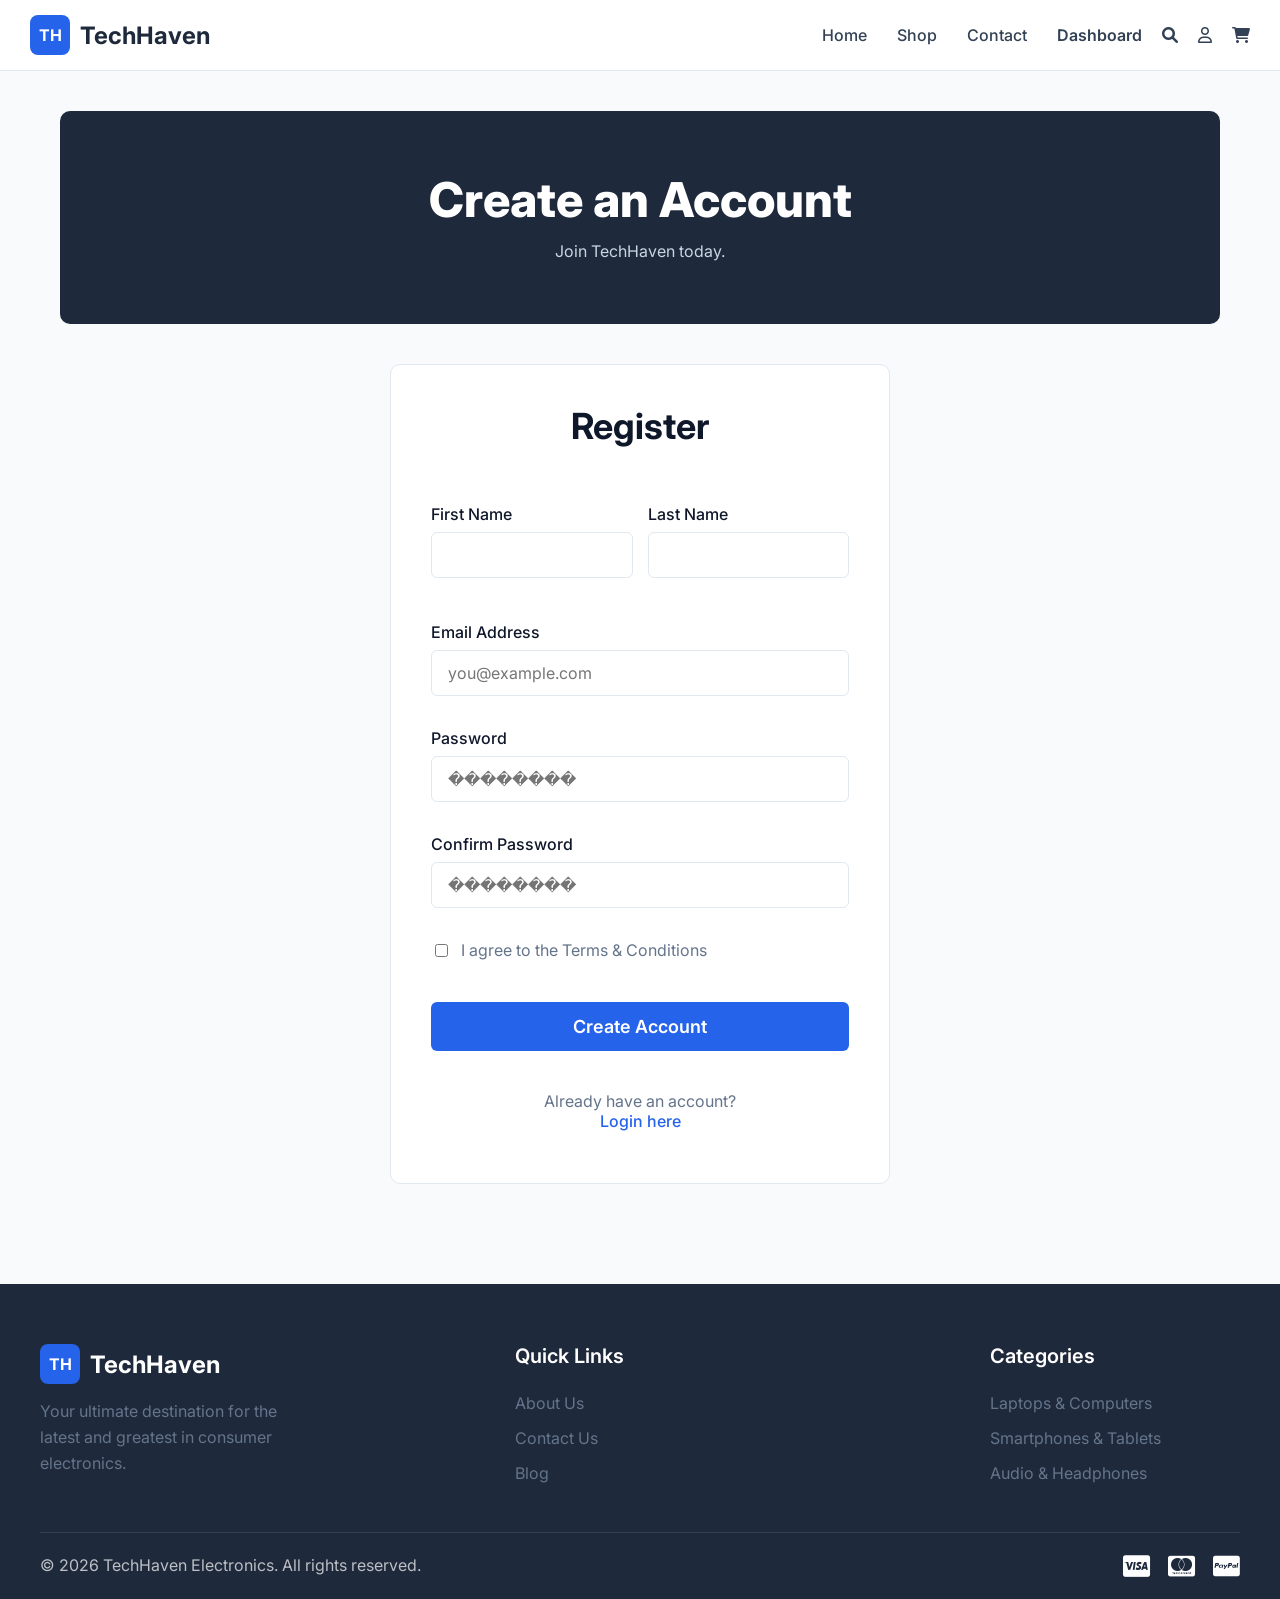
<file: pages/signup.html>
﻿<!DOCTYPE html>
<html lang="en">
<head>
    <meta charset="UTF-8">
    <meta name="viewport" content="width=device-width, initial-scale=1.0">
    <title>Register - TechHaven</title>
    <link href="https://fonts.googleapis.com/css2?family=Inter:wght@300;400;500;600;700&display=swap" rel="stylesheet">
    <link href="https://cdnjs.cloudflare.com/ajax/libs/font-awesome/6.0.0/css/all.min.css" rel="stylesheet">
    <link rel="stylesheet" href="../cssFile/globalStyles.css">
</head>
<body>
    <header>
        <nav>
            <a href="../index.html">
                <div class="nav-logo-box">TH</div>
                TechHaven
            </a>
            <button class="menu-toggle" aria-label="Toggle Menu"><i class="fas fa-bars"></i></button>
            <ul id="nav-menu">
                <li><a href="../index.html">Home</a></li>
                <li><a href="shop.html">Shop</a></li>
                <li><a href="contact.html">Contact</a></li>
                <li class="nav-icons-item">
                    <a href="dashboard.html" class="nav-dashboard-link">Dashboard</a>
                    <a href="#" aria-label="Search"><i class="fas fa-search"></i></a>
                    <a href="login.html" aria-label="User Account"><i class="far fa-user"></i></a>
                    <a href="cart.html" aria-label="Shopping Cart"><i class="fas fa-shopping-cart"></i></a>
                </li>
            </ul>
        </nav>
    </header>

    <main class="page">
        <section class="auth-hero">
            <h1>Create an Account</h1>
            <p>Join TechHaven today.</p>
        </section>

        <section>
            <form class="form-container" action="login.html">
                <div class="form-title-center">
                    <h2>Register</h2>
                </div>
                <div class="form-name-row">
                    <div class="form-name-col">
                        <label>First Name</label>
                        <input type="text" required>
                    </div>
                    <div class="form-name-col">
                        <label>Last Name</label>
                        <input type="text" required>
                    </div>
                </div>
                <div>
                    <label>Email Address</label>
                    <input type="email" placeholder="you@example.com" required>
                </div>
                <div>
                    <label>Password</label>
                    <input type="password" placeholder="��������" required>
                </div>
                <div>
                    <label>Confirm Password</label>
                    <input type="password" placeholder="��������" required>
                </div>
                <div>
                    <label class="form-terms-label">
                        <input type="checkbox" class="form-checkbox" required> I agree to the Terms &amp; Conditions
                    </label>
                </div>
                <button type="submit" class="btn-primary-lg form-submit-btn">Create Account</button>
                <div class="form-footer-text">
                    Already have an account? <a href="login.html" class="form-footer-link">Login here</a>
                </div>
            </form>
        </section>
    </main>

    <footer>
        <div class="footer-container">
            <div>
                <a href="../index.html" class="footer-logo-link">
                    <div class="nav-logo-box">TH</div>
                    TechHaven
                </a>
                <p>Your ultimate destination for the latest and greatest in consumer electronics.</p>
            </div>
            <div>
                <h4>Quick Links</h4>
                <a href="about.html">About Us</a>
                <a href="contact.html">Contact Us</a>
                <a href="blog.html">Blog</a>
            </div>
            <div>
                <h4>Categories</h4>
                <a href="shop.html">Laptops & Computers</a>
                <a href="shop.html">Smartphones & Tablets</a>
                <a href="shop.html">Audio & Headphones</a>
            </div>
        </div>
        <div class="footer-bottom-bar">
            <p class="footer-copyright">&copy; 2026 TechHaven Electronics. All rights reserved.</p>
            <div class="footer-payment-icons">
                <i class="fab fa-cc-visa"></i>
                <i class="fab fa-cc-mastercard"></i>
                <i class="fab fa-cc-paypal"></i>
            </div>
        </div>
    </footer>
    <script src="../jsFile/jsFunctions.js"></script>
</body>
</html>
</file>
<file: cssFile/globalStyles.css>
/* =========================================================
   DESIGN SYSTEM
========================================================= */
:root {
  --brand-primary-color: #2563eb;
  --brand-secondary-color: #1e293b;
  --brand-third-color: #3b82f6;
  --brand-fourth-color: #60a5fa;
  --brand-accent-color: #f59e0b;
 
  --bg-main: #f8fafc;
  --bg-card: #ffffff;
 
  --text-primary-color: #0f172a;
  --text-secondary-color: #334155;
  --text-muted-color: #64748b;
  --text-focus-color: #2563eb;
  --text-highlighted-color: #1d4ed8;
 
  --border-primary-color: #e2e8f0;
  --border-secondary-color: #cbd5e1;
  --border-muted-color: #f1f5f9;
  --border-focus-color: #3b82f6;
  --border-highlighted-color: #93c5fd;
 
  --radius-sm: 6px;
  --radius-md: 10px;
 
  --transition: 0.3s ease;
}
 
/* =========================================================
   DARK MODE (OPTIONAL)
========================================================= */
[data-theme="dark"] {
  --bg-main: #0f172a;
  --bg-card: #1e293b;
 
  --text-primary-color: #f8fafc;
  --text-secondary-color: #cbd5e1;
  --text-muted-color: #94a3b8;
  --text-focus-color: #60a5fa;
  --text-highlighted-color: #93c5fd;
 
  --border-primary-color: #334155;
  --border-secondary-color: #475569;
  --border-muted-color: #1e293b;
  --border-focus-color: #3b82f6;
  --border-highlighted-color: #60a5fa;
}
 
/* =========================================================
   GLOBAL BASE
========================================================= */
body {
  margin: 0;
  font-family: 'Inter', sans-serif;
  background: var(--bg-main);
  color: var(--text-primary-color);
}

* {
  box-sizing: border-box;
}

a {
  text-decoration: none;
  color: inherit;
  transition: color var(--transition);
}

ul {
  list-style: none;
  padding: 0;
  margin: 0;
}
 
/* =========================================================
   GLOBAL BUTTON SYSTEM
========================================================= */
button, .btn { 
  display: inline-flex;
  align-items: center;
  justify-content: center;
  border-radius: var(--radius-sm);
  font-weight: 600;
  cursor: pointer;
  transition: all var(--transition);
  border: none;
  background-color: var(--brand-primary-color);
  color: #ffffff;
  padding: 10px 20px;
  font-family: inherit;
  font-size: 1rem;
}
 
button:hover, .btn:hover { 
  background-color: var(--text-highlighted-color);
  transform: translateY(-2px);
}
 
/* =========================================================
   LINK BUTTON
========================================================= */
.link-button { 
  background: none;
  color: var(--brand-primary-color);
  padding: 0;
}
 
.link-button:hover {
  color: var(--text-highlighted-color);
  background: none;
  transform: none;
}
 
/* =========================================================
   Button Sizes
========================================================= */
.lg-button {
  padding: 14px 28px;
  font-size: 1.125rem;
}
.sm-button {
  padding: 8px 16px;
  font-size: 0.875rem;
}
.tiny-button {
  padding: 6px 12px;
  font-size: 0.75rem;
}
.border-button {
  background-color: transparent;
  border: 2px solid var(--brand-primary-color);
  color: var(--brand-primary-color);
}
.border-button:hover {
  background-color: var(--brand-primary-color);
  color: #ffffff;
}
 
/* =========================================================
  SELECT input used in forms
========================================================= */
select, input, textarea {
  width: 100%;
  padding: 12px 16px;
  border: 1px solid var(--border-primary-color);
  border-radius: var(--radius-sm);
  background-color: var(--bg-card);
  color: var(--text-primary-color);
  font-family: inherit;
  font-size: 1rem;
  transition: border-color var(--transition);
}
 
select:hover, input:hover, textarea:hover {
  border-color: var(--border-secondary-color);
}
 
select:focus, input:focus, textarea:focus {
  outline: none;
  border-color: var(--border-focus-color);
}
 
select:disabled, input:disabled, textarea:disabled {
  background-color: var(--bg-main);
  color: var(--text-muted-color);
  cursor: not-allowed;
}
 
.select-container {
  margin-bottom: 15px;
}
 
/* =========================================================
  NAV BUTTON
========================================================= */
nav button { 
  background: none;
  border: none;
  font-size: 1.2rem;
  color: var(--text-muted-color);
  padding: 5px;
}
 
nav button:hover { 
  color: var(--brand-primary-color);
  transform: none;
}
 
nav a {
  font-weight: 500;
  color: var(--text-secondary-color);
}

nav a:hover {
  color: var(--brand-primary-color);
}
 
h1 {
  font-size: 3rem; 
  font-weight: 800;
  color: var(--text-primary-color);
  margin-bottom: 1rem;
  margin-top: 0;
  line-height: 1.2;
}
 
h2 {
  font-size: 2.25rem; 
  font-weight: 700;
  color: var(--text-primary-color);
  margin-bottom: 1rem;
  margin-top: 0;
  line-height: 1.2;
}
 
h3 {
  font-size: 1.5rem; 
  font-weight: 600;
  color: var(--text-primary-color);
  margin-bottom: 1rem;
  margin-top: 0;
  line-height: 1.2;
}

h4 {
  font-size: 1.25rem; 
  font-weight: 600;
  color: var(--text-primary-color);
  margin-bottom: 1rem;
  margin-top: 0;
  line-height: 1.2;
}
 
p {
  color: var(--text-secondary-color);
  line-height: 1.6;
  margin-bottom: 1rem;
  margin-top: 0;
}
 
/* =========================================================
   HEADER - Fixed on scroll
========================================================= */
header {
  position: sticky;
  top: 0;
  z-index: 1000;
  background-color: var(--bg-card);
  border-bottom: 1px solid var(--border-primary-color);
  transition: box-shadow 0.3s ease;
}

header.scrolled {
  box-shadow: 0 2px 20px rgba(0, 0, 0, 0.08);
}

/* =========================================================
   NAVBAR (RESPONSIVE + ROLE READY)
========================================================= */
nav {
  display: flex;
  justify-content: space-between;
  align-items: center;
  padding: 15px 30px;
  max-width: 1400px;
  margin: 0 auto;
  width: 100%;
}
 
/* Logo */
nav > a {
  font-size: 1.5rem;
  font-weight: 700;
  color: var(--brand-secondary-color);
  display: flex;
  align-items: center;
  gap: 10px;
}
 
/* Menu list */
nav ul {
  display: flex;
  gap: 30px;
  align-items: center;
}
 
/* Dropdown */
nav li {
  position: relative;
}
 
nav .dropdown-menu {
  display: none;
  position: absolute;
  top: 100%;
  left: 0;
  background-color: var(--bg-card);
  border: 1px solid var(--border-primary-color);
  border-radius: var(--radius-sm);
  padding: 10px 0;
  min-width: 150px;
  box-shadow: 0 4px 6px rgba(0,0,0,0.1);
  flex-direction: column;
}
 
nav .dropdown:hover .dropdown-menu {
  display: flex;
}
 
nav .dropdown-menu a {
  padding: 8px 20px;
  display: block;
}
 
/* =========================================================
   HAMBURGER BUTTON in navbar
========================================================= */
.menu-toggle {
  display: none;
  background: none;
  border: none;
  font-size: 1.5rem;
  color: var(--text-primary-color);
  cursor: pointer;
  padding: 0;
}
 
/* =========================================================
   HAMBURGER ICON TRANSITION
========================================================= */
.menu-toggle i {
  transition: transform 0.3s ease;
}

.menu-toggle[aria-expanded="true"] i {
  transform: rotate(90deg);
}

/* =========================================================
   NAV ICONS ITEM — hidden on desktop, shown in mobile menu
========================================================= */
.nav-icons-item {
  display: flex !important;
  flex-direction: row;
  align-items: center;
  gap: 20px;
}

.nav-icons-item a {
  display: flex;
  align-items: center;
  justify-content: center;
  color: var(--text-secondary-color);
  font-size: 1rem;
  position: relative;
  transition: color var(--transition);
}

.nav-icons-item a:hover {
  color: var(--brand-primary-color);
}

/* =========================================================
   MOBILE NAVBAR
========================================================= */
@media (max-width: 768px) {
  .menu-toggle {
    display: block;
  }

  nav ul {
    display: flex;
    flex-direction: column;
    position: absolute;
    top: 100%;
    left: 0;
    width: 100%;
    background-color: var(--bg-card);
    border-bottom: 1px solid var(--border-primary-color);
    padding: 0 20px;
    max-height: 0;
    overflow: hidden;
    opacity: 0;
    transition: max-height 0.35s ease, opacity 0.3s ease, padding 0.3s ease;
    box-shadow: 0 8px 24px rgba(0, 0, 0, 0.08);
  }

  nav ul.open {
    max-height: 500px;
    opacity: 1;
    padding: 16px 20px 20px;
  }

  nav ul li {
    width: 100%;
    text-align: center;
    padding: 12px 0;
    border-bottom: 1px solid var(--border-muted-color);
  }

  nav ul li:last-child {
    border-bottom: none;
    padding-top: 8px;
  }

  /* Icons row — hidden by default, shown when menu is open */
  .nav-icons-item {
    display: none !important;
  }

  nav ul.open .nav-icons-item {
    display: flex !important;
    flex-direction: row;
    justify-content: center;
    gap: 8px;
    padding: 8px 0 4px;
  }

  nav ul.open .nav-icons-item a {
    display: flex;
    align-items: center;
    justify-content: center;
    width: 44px;
    height: 44px;
    border-radius: 50%;
    background-color: var(--bg-main);
    color: var(--text-secondary-color);
    font-size: 1.1rem;
    transition: background-color var(--transition), color var(--transition);
  }

  nav ul.open .nav-icons-item a:hover {
    background-color: var(--brand-primary-color);
    color: #ffffff;
  }

  /* Disable hover dropdown on mobile */
  nav .dropdown:hover .dropdown-menu {
    display: none;
  }

  nav .dropdown-menu {
    position: static;
    box-shadow: none;
    border: none;
    width: 100%;
    align-items: center;
  }
}
 
/* =========================================================
   PAGE CONTENT
========================================================= */
.page {
  max-width: 1200px;
  margin: 0 auto;
  padding: 40px 20px;
  display: flex;
  flex-direction: column;
  gap: 40px;
}
 
/* =========================================================
   CARD SYSTEM
========================================================= */
.card-container {
  display: grid;
  grid-template-columns: repeat(2, 1fr);
  gap: 24px;
  margin: 36px 12px;
  max-width: 900px;
  margin-left: auto;
  margin-right: auto;
}

.card-container.trending {
  display: grid;
  grid-template-columns: repeat(4, 1fr);
  gap: 20px;
  max-width: 1200px;
  margin-left: auto;
  margin-right: auto;
}
 
.card {
  display: flex;
  flex-direction: column;
  background-color: var(--bg-card);
  border-radius: var(--radius-md);
  border: 1px solid var(--border-primary-color);
  padding: 0;
  overflow: hidden;
  transition: transform var(--transition), box-shadow var(--transition);
}

.card:hover {
  transform: translateY(-5px);
  box-shadow: 0 12px 30px rgba(0,0,0,0.08);
}
 
.card img {
  display: block;
  width: 100%;
  height: 200px;
  object-fit: contain;
  border-radius: var(--radius-sm);
  margin-bottom: 0;
  background-color: var(--bg-main);
  padding: 16px;
  transition: transform 0.3s ease;
}

.card:hover img {
  transform: scale(1.05);
}

.card-body {
  padding: 16px;
  display: flex;
  flex-direction: column;
  flex: 1;
}

.card a {
  background: none;
  color: var(--text-primary-color);
  font-weight: 600;
  font-size: 1rem;
  margin-bottom: 6px;
  line-height: 1.4;
  display: -webkit-box;
  -webkit-line-clamp: 2;
  -webkit-box-orient: vertical;
  overflow: hidden;
}

.card a:hover {
  background: none;
  color: var(--brand-primary-color);
}

.card .category-tag {
  display: inline-block;
  font-size: 0.75rem;
  font-weight: 500;
  color: var(--brand-primary-color);
  background-color: #eff6ff;
  padding: 3px 10px;
  border-radius: 20px;
  margin-bottom: 12px;
}

.card .price-row {
  display: flex;
  justify-content: space-between;
  align-items: center;
  margin-top: auto;
  padding-top: 12px;
  border-top: 1px solid var(--border-primary-color);
}

.card .price {
  font-weight: 700;
  font-size: 1.15rem;
  color: var(--brand-primary-color);
}

.card .add-btn {
  width: 34px;
  height: 34px;
  padding: 0;
  border-radius: 50%;
  font-size: 0.85rem;
  flex-shrink: 0;
}
 
/* =========================================================
   FORM SYSTEM
========================================================= */
.form-container {
  background-color: var(--bg-card);
  padding: 40px;
  border-radius: var(--radius-md);
  border: 1px solid var(--border-primary-color);
  max-width: 500px;
  margin: 0 auto;
  display: flex;
  flex-direction: column;
  gap: 20px;
}

form div {
  margin-bottom: 12px;
  display: flex;
  flex-direction: column;
}
 
label {
  margin-bottom: 8px;
  font-weight: 500;
  color: var(--text-primary-color);
}
 
form textarea {
  width: 100%;
  min-height: 120px;
  resize: vertical;
}

/* =========================================================
   TABLE SYSTEM
========================================================= */
.table-container {
  width: 100%;
  overflow-x: auto;
  margin-top: 20px;
}
 
/* Base table */
table {
  width: 100%;
  border-collapse: collapse;
  border-radius: var(--radius-md);
  overflow: hidden;
  background-color: var(--bg-card);
  box-shadow: 0 4px 6px rgba(0,0,0,0.02);
}
 
/* Header */
table thead {
  background-color: var(--bg-main);
}
 
table th {
  padding: 16px;
  text-align: left;
  font-weight: 600;
  color: var(--brand-secondary-color);
  border-bottom: 1px solid var(--border-primary-color);
}
 
/* Body cells */
table td {
  padding: 16px;
  border-bottom: 1px solid var(--border-primary-color);
  color: var(--text-secondary-color);
}
 
/* Row styles */
table tbody tr:nth-child(odd) {
  background-color: var(--bg-card);
}
table tbody tr:nth-child(even) {
  background-color: var(--bg-main);
}
 
table tbody tr:hover {
  background-color: var(--border-muted-color);
}
 
/* Last row border fix */
table tbody tr:last-child td {
  border-bottom: none;
}
 
/* Optional compact table */
.table-compact th,
.table-compact td {
  padding: 8px 12px;
}
 
/* Optional bordered table */
.table-bordered th,
.table-bordered td {
  border: 1px solid var(--border-primary-color);
}
 
/* Optional striped stronger */
.table-striped tbody tr:nth-child(even) {
  background-color: var(--border-muted-color);
}
 
/* Empty state row */
.table-empty {
  text-align: center;
  padding: 40px;
  color: var(--text-muted-color);
}
 
.table-row-selected {
  background-color: var(--border-highlighted-color) !important;
}
 
/* =========================================================
   FOOTER SYSTEM
========================================================= */
footer {
  background-color: var(--brand-secondary-color);
  color: var(--bg-main);
  padding: 60px 20px 20px;
  margin-top: 60px;
}

.footer-container {
  max-width: 1200px;
  margin: 0 auto;
  display: flex;
  flex-wrap: wrap;
  justify-content: space-between;
  gap: 40px;
}

.footer-container > div {
  display: flex;
  flex-direction: column;
  gap: 15px;
  width: 250px;
}

footer a {
  color: var(--text-muted-color);
}
 
footer a:hover {
  color: var(--brand-primary-color);
}

footer p {
  color: var(--text-muted-color);
}
 
footer h1, footer h2, footer h4 {
  color: #ffffff;
  margin-bottom: 10px;
}

/* =========================================================
   SHOP LAYOUT
========================================================= */
.shop-layout {
  display: grid;
  grid-template-columns: 220px 1fr;
  gap: 30px;
  align-items: flex-start;
}

.shop-sidebar {
  position: sticky;
  top: 80px;
}

.card-container.shop-grid {
  display: grid;
  grid-template-columns: repeat(3, 1fr);
  gap: 24px;
  margin: 0;
}

@media (max-width: 1100px) {
  .card-container.shop-grid {
    grid-template-columns: repeat(2, 1fr);
  }
}

@media (max-width: 768px) {
  .shop-layout {
    grid-template-columns: 1fr;
  }
  .shop-sidebar {
    position: static;
  }
  .card-container.shop-grid {
    grid-template-columns: repeat(2, 1fr);
  }
}

@media (max-width: 480px) {
  .card-container.shop-grid {
    grid-template-columns: 1fr;
  }
}


/* =========================================================
   ADMIN PANEL � ALL STYLES
   Appended to globalStyles.css
========================================================= */

/*  Layout  */
.admin-body { margin: 0; background: #f0f4f8; font-family: "Inter", sans-serif; }
.admin-layout { display: flex; min-height: 100vh; background: #f0f4f8; }
.sidebar-overlay { display: none; position: fixed; inset: 0; background: rgba(15,23,42,0.5); backdrop-filter: blur(2px); z-index: 999; }
.sidebar-overlay.active { display: block; }

/*  Sidebar  */
.admin-sidebar { width: 260px; background: linear-gradient(180deg,#0f172a 0%,#1e293b 100%); position: fixed; top: 0; left: 0; height: 100vh; overflow-y: auto; z-index: 1000; transition: transform .3s ease; display: flex; flex-direction: column; box-shadow: 4px 0 24px rgba(0,0,0,.15); }
.admin-sidebar::-webkit-scrollbar { width: 4px; }
.admin-sidebar::-webkit-scrollbar-thumb { background: rgba(255,255,255,.15); border-radius: 4px; }
.admin-sidebar-header { padding: 24px 20px 20px; border-bottom: 1px solid rgba(255,255,255,.08); display: flex; align-items: center; gap: 12px; }
.admin-sidebar-header .admin-logo { background: linear-gradient(135deg,#2563eb,#3b82f6); color: #fff; width: 42px; height: 42px; display: flex; align-items: center; justify-content: center; border-radius: 10px; font-weight: 800; font-size: 1rem; box-shadow: 0 4px 12px rgba(37,99,235,.4); flex-shrink: 0; }
.admin-brand-name { font-size: 1.1rem; font-weight: 700; color: #fff; margin: 0; line-height: 1.2; }
.admin-brand-sub { font-size: .65rem; color: rgba(255,255,255,.4); font-weight: 600; letter-spacing: .8px; text-transform: uppercase; margin: 0; }
.sidebar-section-label { padding: 18px 14px 6px; font-size: .65rem; font-weight: 700; letter-spacing: 1.4px; text-transform: uppercase; color: rgba(255,255,255,.35); pointer-events: none; }
.admin-sidebar nav { flex: 1; padding: 8px 12px; }
.admin-sidebar nav a { display: flex; align-items: center; gap: 12px; padding: 11px 14px; color: rgba(255,255,255,.65); text-decoration: none; font-weight: 500; font-size: .9rem; border-radius: 10px; margin-bottom: 2px; transition: all .2s; }
.admin-sidebar nav a:hover { background: rgba(255,255,255,.09); color: #fff; transform: translateX(2px); }
.admin-sidebar nav a.active { background: linear-gradient(135deg,#2563eb,#3b82f6); color: #fff; box-shadow: 0 4px 14px rgba(37,99,235,.4); }
.admin-sidebar nav a.active:hover { transform: none; }
.admin-sidebar nav a i { width: 18px; text-align: center; font-size: .95rem; flex-shrink: 0; }
.admin-sidebar-footer { padding: 16px 12px; border-top: 1px solid rgba(255,255,255,.08); }
.admin-logout-btn { display: flex; align-items: center; gap: 10px; width: 100%; padding: 11px 14px; background: rgba(239,68,68,.12); color: #fca5a5; border: 1px solid rgba(239,68,68,.2); border-radius: 10px; font-size: .9rem; font-weight: 500; cursor: pointer; transition: all .2s; font-family: inherit; }
.admin-logout-btn:hover { background: rgba(239,68,68,.22); color: #fecaca; transform: none; }

/*  Main  */
.admin-main { margin-left: 260px; flex: 1; display: flex; flex-direction: column; min-height: 100vh; }

/*  Topbar  */
.admin-topbar { background: #fff; border-bottom: 1px solid #e8edf2; padding: 0 32px; height: 68px; display: flex; justify-content: space-between; align-items: center; position: sticky; top: 0; z-index: 100; box-shadow: 0 1px 4px rgba(0,0,0,.04); }
.admin-topbar-left { display: flex; align-items: center; gap: 16px; }
.admin-topbar-title { margin: 0; font-size: 1.35rem; font-weight: 700; color: #0f172a; letter-spacing: -.3px; }
.admin-topbar-right { display: flex; align-items: center; gap: 12px; }
.topbar-icon-btn { width: 38px; height: 38px; border-radius: 10px; background: #f8fafc; border: 1px solid #e2e8f0; color: #64748b; display: flex; align-items: center; justify-content: center; cursor: pointer; font-size: .95rem; text-decoration: none; transition: all .2s; }
.topbar-icon-btn:hover { background: #eff6ff; border-color: #bfdbfe; color: #2563eb; transform: none; }
.topbar-user-pill { display: flex; align-items: center; gap: 10px; padding: 6px 14px 6px 6px; background: #f8fafc; border: 1px solid #e2e8f0; border-radius: 40px; }
.topbar-avatar { width: 30px; height: 30px; border-radius: 50%; background: linear-gradient(135deg,#2563eb,#7c3aed); color: #fff; display: flex; align-items: center; justify-content: center; font-size: .75rem; font-weight: 700; flex-shrink: 0; }
.topbar-username { font-size: .875rem; font-weight: 600; color: #0f172a; }
.topbar-logout-btn { padding: 8px 16px; background: #fef2f2; color: #dc2626; border: 1px solid #fecaca; border-radius: 8px; font-size: .85rem; font-weight: 600; cursor: pointer; display: flex; align-items: center; gap: 6px; font-family: inherit; transition: all .2s; }
.topbar-logout-btn:hover { background: #fee2e2; border-color: #fca5a5; transform: none; }
.sidebar-toggle { display: none; width: 38px; height: 38px; background: #f8fafc; border: 1px solid #e2e8f0; border-radius: 10px; font-size: 1rem; color: #334155; cursor: pointer; align-items: center; justify-content: center; transition: all .2s; }
.sidebar-toggle:hover { background: #eff6ff; border-color: #bfdbfe; color: #2563eb; transform: none; }

/*  Content  */
.admin-content { flex: 1; padding: 28px 32px; }

/*  Welcome Banner  */
.admin-welcome-banner { background: linear-gradient(135deg,#1e40af 0%,#7c3aed 100%); border-radius: 16px; padding: 28px 32px; margin-bottom: 28px; display: flex; justify-content: space-between; align-items: center; flex-wrap: wrap; gap: 16px; }
.admin-welcome-banner h2 { color: #fff; margin: 0 0 6px; font-size: 1.4rem; font-weight: 700; }
.admin-welcome-banner p { color: rgba(255,255,255,.75); margin: 0; font-size: .9rem; }
.admin-welcome-btn { background: rgba(255,255,255,.15); color: #fff; border: 1px solid rgba(255,255,255,.25); padding: 10px 20px; border-radius: 10px; font-weight: 600; font-size: .875rem; text-decoration: none; display: flex; align-items: center; gap: 8px; transition: background .2s; }
.admin-welcome-btn:hover { background: rgba(255,255,255,.25); color: #fff; }

/*  KPI Cards  */
.kpi-grid { display: grid; grid-template-columns: repeat(auto-fit,minmax(220px,1fr)); gap: 20px; margin-bottom: 28px; }
.kpi-card { background: #fff; border-radius: 14px; padding: 22px 24px; display: flex; align-items: flex-start; gap: 16px; box-shadow: 0 1px 3px rgba(0,0,0,.04),0 4px 16px rgba(0,0,0,.04); border: 1px solid rgba(0,0,0,.04); transition: transform .2s,box-shadow .2s; position: relative; overflow: hidden; }
.kpi-card::before { content: ""; position: absolute; top: 0; left: 0; right: 0; height: 3px; border-radius: 14px 14px 0 0; }
.kpi-card.kpi-blue::before  { background: linear-gradient(90deg,#2563eb,#60a5fa); }
.kpi-card.kpi-green::before { background: linear-gradient(90deg,#16a34a,#4ade80); }
.kpi-card.kpi-red::before   { background: linear-gradient(90deg,#dc2626,#f87171); }
.kpi-card.kpi-amber::before { background: linear-gradient(90deg,#d97706,#fbbf24); }
.kpi-card:hover { transform: translateY(-3px); box-shadow: 0 8px 30px rgba(0,0,0,.1); }
.kpi-icon { width: 48px; height: 48px; border-radius: 12px; display: flex; align-items: center; justify-content: center; font-size: 1.3rem; flex-shrink: 0; }
.kpi-icon.kpi-blue  { background: #eff6ff; color: #2563eb; }
.kpi-icon.kpi-green { background: #f0fdf4; color: #16a34a; }
.kpi-icon.kpi-red   { background: #fef2f2; color: #dc2626; }
.kpi-icon.kpi-amber { background: #fffbeb; color: #d97706; }
.kpi-content { flex: 1; }
.kpi-value { font-size: 1.9rem; font-weight: 800; color: #0f172a; margin: 0 0 4px; line-height: 1; letter-spacing: -.5px; }
.kpi-label { font-size: .8rem; color: #94a3b8; margin: 0; font-weight: 500; text-transform: uppercase; letter-spacing: .5px; }

/*  Section Header  */
.section-header { display: flex; justify-content: space-between; align-items: center; margin-bottom: 16px; }
.section-title { margin: 0; font-size: 1.1rem; font-weight: 700; color: #0f172a; display: flex; align-items: center; gap: 8px; }
.section-link { font-size: .85rem; color: #2563eb; font-weight: 500; text-decoration: none; }
.section-link:hover { text-decoration: underline; color: #1d4ed8; }

/*  Charts  */
.charts-grid { display: grid; grid-template-columns: repeat(auto-fit,minmax(380px,1fr)); gap: 20px; margin-bottom: 28px; }
.chart-card { background: #fff; border-radius: 14px; padding: 24px; box-shadow: 0 1px 3px rgba(0,0,0,.04),0 4px 16px rgba(0,0,0,.04); border: 1px solid rgba(0,0,0,.04); }
.chart-card-header { display: flex; align-items: center; margin-bottom: 20px; }
.chart-card-title { margin: 0; font-size: 1rem; font-weight: 700; color: #0f172a; display: flex; align-items: center; gap: 8px; }
.chart-card canvas { max-height: 280px; }

/*  Quick Actions  */
.quick-actions-grid { display: grid; grid-template-columns: repeat(auto-fit,minmax(180px,1fr)); gap: 16px; margin-bottom: 28px; }
.quick-action-card { background: #fff; border-radius: 14px; padding: 24px 20px; text-align: center; text-decoration: none; transition: all .25s; display: flex; flex-direction: column; align-items: center; gap: 12px; box-shadow: 0 1px 3px rgba(0,0,0,.04),0 4px 16px rgba(0,0,0,.04); border: 1px solid rgba(0,0,0,.04); position: relative; overflow: hidden; }
.quick-action-card::after { content: ""; position: absolute; inset: 0; background: linear-gradient(135deg,#2563eb,#7c3aed); opacity: 0; transition: opacity .25s; z-index: 0; pointer-events: none; }
.quick-action-card:hover::after { opacity: 1; }
.quick-action-card:hover { transform: translateY(-4px); box-shadow: 0 12px 32px rgba(37,99,235,.2); border-color: transparent; }
.quick-action-card i,.quick-action-card span { position: relative; z-index: 1; transition: color .25s; }
.quick-action-card i { font-size: 1.8rem; color: #2563eb; }
.quick-action-card span { font-weight: 600; color: #0f172a; font-size: .875rem; }
.quick-action-card:hover i,.quick-action-card:hover span { color: #fff; }

/*  Stock Badges  */
.stock-badge { display: inline-flex; align-items: center; gap: 5px; padding: 4px 10px; border-radius: 20px; font-size: .72rem; font-weight: 700; }
.stock-badge--low  { background: #fffbeb; color: #b45309; border: 1px solid #fde68a; }
.stock-badge--out  { background: #fef2f2; color: #b91c1c; border: 1px solid #fecaca; }
.stock-badge--ok   { background: #f0fdf4; color: #15803d; border: 1px solid #bbf7d0; }

/*  Alert Table  */
.alert-table { background: #fff; border-radius: 14px; overflow: hidden; box-shadow: 0 1px 3px rgba(0,0,0,.04),0 4px 16px rgba(0,0,0,.04); border: 1px solid rgba(0,0,0,.04); }
.alert-table table { width: 100%; border-collapse: collapse; }
.alert-table thead { background: #f8fafc; border-bottom: 1px solid #e8edf2; }
.alert-table th { padding: 13px 18px; text-align: left; font-weight: 600; color: #64748b; font-size: .75rem; text-transform: uppercase; letter-spacing: .6px; }
.alert-table td { padding: 14px 18px; border-bottom: 1px solid #f1f5f9; color: #334155; font-size: .875rem; }
.alert-table tbody tr:last-child td { border-bottom: none; }
.alert-table tbody tr:hover { background: #f8fafc; }
.alert-table-empty { padding: 48px 20px; text-align: center; color: #94a3b8; }

/*  Notification Bar  */
.notification-bar { padding: 12px 18px; border-radius: 10px; margin-bottom: 20px; align-items: center; gap: 10px; font-size: .875rem; font-weight: 500; display: none; }
.notification-bar.success { background: #f0fdf4; color: #15803d; border: 1px solid #bbf7d0; display: flex; }

/*  Stock Table Page  */
.admin-search-bar { display: flex; gap: 12px; align-items: center; margin-bottom: 20px; flex-wrap: wrap; }
.admin-search-bar input { flex: 1; min-width: 200px; padding: 10px 14px; }
.admin-search-bar select { width: auto; padding: 10px 14px; }
.table-wrapper { background: #fff; border: 1px solid #e2e8f0; border-radius: 14px; overflow: hidden; box-shadow: 0 1px 3px rgba(0,0,0,.04),0 4px 16px rgba(0,0,0,.04); }
.stock-table { width: 100%; border-collapse: collapse; }
.stock-table th { padding: 14px 16px; text-align: left; font-weight: 600; font-size: .8rem; color: #64748b; background: #f8fafc; border-bottom: 1px solid #e8edf2; cursor: pointer; user-select: none; white-space: nowrap; text-transform: uppercase; letter-spacing: .5px; }
.stock-table th:hover { color: #2563eb; }
.stock-table th .sort-icon { margin-left: 6px; opacity: .4; }
.stock-table th.sorted .sort-icon { opacity: 1; color: #2563eb; }
.stock-table td { padding: 13px 16px; border-bottom: 1px solid #f1f5f9; font-size: .875rem; color: #334155; }
.stock-table tbody tr:last-child td { border-bottom: none; }
.stock-table tbody tr:hover { background: #f8fafc; }
.stock-product-name { font-weight: 600; color: #0f172a; }
.action-btns { display: flex; gap: 8px; }
.pagination { display: flex; align-items: center; justify-content: space-between; padding: 16px 20px; border-top: 1px solid #e8edf2; flex-wrap: wrap; gap: 12px; }
.pagination-info { font-size: .875rem; color: #64748b; }
.pagination-controls { display: flex; gap: 6px; align-items: center; }
.page-btn { width: 36px; height: 36px; padding: 0; border: 1px solid #e2e8f0; background: #fff; color: #334155; border-radius: 8px; font-size: .875rem; cursor: pointer; transition: all .2s; display: flex; align-items: center; justify-content: center; }
.page-btn:hover:not(:disabled) { background: #2563eb; color: #fff; border-color: #2563eb; transform: none; }
.page-btn.active { background: #2563eb; color: #fff; border-color: #2563eb; }
.page-btn:disabled { opacity: .4; cursor: not-allowed; }
.admin-empty-state { text-align: center; padding: 60px 20px; color: #94a3b8; }
.admin-empty-state i { font-size: 3rem; margin-bottom: 16px; display: block; }
.admin-empty-state h3 { color: #0f172a; margin-bottom: 8px; }

/*  Stock Form Page  */
.form-card { background: #fff; border: 1px solid #e2e8f0; border-radius: 14px; padding: 32px; max-width: 720px; box-shadow: 0 1px 3px rgba(0,0,0,.04),0 4px 16px rgba(0,0,0,.04); }
.form-grid { display: grid; grid-template-columns: 1fr 1fr; gap: 20px; }
.form-field { display: flex; flex-direction: column; gap: 6px; }
.form-field.full-width { grid-column: 1 / -1; }
.form-field label { font-weight: 600; font-size: .875rem; color: #374151; }
.form-field input,.form-field select { padding: 10px 14px; border: 1.5px solid #e2e8f0; border-radius: 8px; font-size: .95rem; background: #f8fafc; transition: border-color .2s; }
.form-field input:focus,.form-field select:focus { border-color: #2563eb; background: #fff; box-shadow: 0 0 0 3px rgba(37,99,235,.1); outline: none; }
.form-field input.error,.form-field select.error { border-color: #ef4444; background: #fff5f5; }
.field-error { color: #ef4444; font-size: .78rem; display: none; }
.field-error.visible { display: block; }
.required-star { color: #ef4444; }
.checkbox-row { display: flex; align-items: center; gap: 10px; padding-top: 28px; }
.checkbox-row input[type="checkbox"] { width: 18px; height: 18px; padding: 0; accent-color: #2563eb; }
.checkbox-row label { font-weight: 500; cursor: pointer; margin: 0; }
.form-actions { display: flex; gap: 12px; margin-top: 28px; flex-wrap: wrap; }
.error-banner { background: #fef2f2; border: 1px solid #fca5a5; border-radius: 10px; padding: 16px 20px; color: #991b1b; margin-bottom: 24px; display: none; align-items: center; gap: 10px; }
.error-banner.visible { display: flex; }

/*  Admin Cart Page  */
.admin-cart-layout { display: grid; grid-template-columns: 1fr 320px; gap: 24px; align-items: flex-start; }
.cart-table-card { background: #fff; border: 1px solid #e2e8f0; border-radius: 14px; overflow: hidden; box-shadow: 0 1px 3px rgba(0,0,0,.04),0 4px 16px rgba(0,0,0,.04); }
.admin-cart-table { width: 100%; border-collapse: collapse; }
.admin-cart-table th { padding: 13px 16px; text-align: left; font-size: .75rem; font-weight: 600; color: #64748b; background: #f8fafc; border-bottom: 1px solid #e8edf2; text-transform: uppercase; letter-spacing: .5px; }
.admin-cart-table td { padding: 14px 16px; border-bottom: 1px solid #f1f5f9; font-size: .875rem; color: #334155; vertical-align: middle; }
.admin-cart-table tbody tr:last-child td { border-bottom: none; }
.admin-cart-table tbody tr:hover { background: #f8fafc; }
.cart-item-img { width: 60px; height: 60px; object-fit: contain; border-radius: 8px; background: #f8fafc; padding: 4px; }
.cart-item-name { font-weight: 600; color: #0f172a; }
.cart-item-cat { font-size: .8rem; color: #94a3b8; }
.cart-price { font-weight: 700; color: #2563eb; }
.admin-summary-card { background: #fff; border: 1px solid #e2e8f0; border-radius: 14px; padding: 24px; position: sticky; top: 80px; box-shadow: 0 1px 3px rgba(0,0,0,.04),0 4px 16px rgba(0,0,0,.04); }
.admin-summary-title { margin: 0 0 16px; font-size: 1.1rem; font-weight: 700; color: #0f172a; }
.summary-row { display: flex; justify-content: space-between; padding: 10px 0; font-size: .9rem; color: #64748b; border-bottom: 1px solid #f1f5f9; }
.summary-row:last-of-type { border-bottom: none; }
.summary-row-value { color: #0f172a; font-weight: 500; }
.summary-row-free { color: #16a34a; font-weight: 600; }
.summary-total-row { display: flex; justify-content: space-between; padding: 16px 0 0; margin-top: 8px; border-top: 2px solid #e2e8f0; font-size: 1.2rem; font-weight: 700; color: #0f172a; }
.summary-total-value { color: #2563eb; }
.summary-note { font-size: .75rem; color: #94a3b8; margin-top: 16px; text-align: center; }
.read-only-badge { display: inline-flex; align-items: center; gap: 6px; background: #fffbeb; color: #92400e; padding: 5px 14px; border-radius: 20px; font-size: .75rem; font-weight: 600; margin-bottom: 16px; border: 1px solid #fde68a; }
.admin-cart-empty { text-align: center; padding: 60px 20px; color: #94a3b8; }
.admin-cart-empty i { font-size: 3.5rem; margin-bottom: 16px; display: block; color: #cbd5e1; }
.admin-cart-empty h3 { color: #0f172a; margin-bottom: 8px; }

/*  Visually hidden (accessibility)  */
.visually-hidden { position: absolute; width: 1px; height: 1px; padding: 0; margin: -1px; overflow: hidden; clip: rect(0,0,0,0); white-space: nowrap; border-width: 0; }

/*  Admin Responsive  */
@media (max-width: 900px) {
  .admin-cart-layout { grid-template-columns: 1fr; }
}
@media (max-width: 768px) {
  .admin-sidebar { transform: translateX(-100%); }
  .admin-sidebar.sidebar-open { transform: translateX(0); }
  .admin-main { margin-left: 0; }
  .sidebar-toggle { display: flex; }
  .admin-topbar { padding: 0 20px; }
  .admin-content { padding: 20px; }
  .kpi-grid { grid-template-columns: 1fr 1fr; }
  .charts-grid { grid-template-columns: 1fr; }
  .quick-actions-grid { grid-template-columns: repeat(2,1fr); }
  .topbar-user-pill { display: none; }
  .form-grid { grid-template-columns: 1fr; }
}
@media (max-width: 480px) {
  .kpi-grid { grid-template-columns: 1fr; }
  .quick-actions-grid { grid-template-columns: repeat(2,1fr); }
}

/* =========================================================
   ADMIN AUTH PAGES (Login / Register)
========================================================= */
.auth-page { min-height: 100vh; display: flex; background: #f0f4f8; margin: 0; }
.auth-left { flex: 1; background: linear-gradient(145deg,#0f172a 0%,#1e3a8a 50%,#312e81 100%); display: flex; flex-direction: column; justify-content: center; align-items: flex-start; padding: 60px; position: relative; overflow: hidden; }
.auth-left::before { content: ""; position: absolute; width: 500px; height: 500px; border-radius: 50%; background: rgba(255,255,255,.03); top: -150px; right: -150px; }
.auth-left-content { position: relative; z-index: 1; max-width: 420px; }
.auth-logo-row { display: flex; align-items: center; gap: 14px; margin-bottom: 48px; }
.auth-logo-box { width: 48px; height: 48px; background: linear-gradient(135deg,#2563eb,#7c3aed); border-radius: 12px; display: flex; align-items: center; justify-content: center; font-weight: 800; font-size: 1.1rem; color: #fff; box-shadow: 0 8px 24px rgba(37,99,235,.4); }
.auth-logo-text { font-size: 1.4rem; font-weight: 700; color: #fff; }
.auth-left-heading { font-size: 2.4rem; font-weight: 800; color: #fff; line-height: 1.2; margin: 0 0 16px; letter-spacing: -.5px; }
.auth-left-sub { color: rgba(255,255,255,.6); font-size: 1rem; line-height: 1.6; margin: 0 0 40px; }
.auth-features { list-style: none; padding: 0; margin: 0; }
.auth-features li { display: flex; align-items: center; gap: 12px; color: rgba(255,255,255,.75); font-size: .9rem; margin-bottom: 14px; }
.auth-feature-icon { width: 32px; height: 32px; background: rgba(255,255,255,.1); border-radius: 8px; display: flex; align-items: center; justify-content: center; color: #60a5fa; font-size: .85rem; flex-shrink: 0; }
.auth-steps { list-style: none; padding: 0; margin: 0; }
.auth-steps li { display: flex; align-items: flex-start; gap: 14px; margin-bottom: 20px; }
.step-num { width: 28px; height: 28px; background: rgba(255,255,255,.12); border-radius: 50%; display: flex; align-items: center; justify-content: center; font-size: .75rem; font-weight: 700; color: #60a5fa; flex-shrink: 0; margin-top: 1px; }
.step-text strong { display: block; color: rgba(255,255,255,.9); font-size: .875rem; margin-bottom: 2px; }
.step-text span { color: rgba(255,255,255,.5); font-size: .8rem; }
.auth-right { width: 480px; background: #fff; display: flex; flex-direction: column; justify-content: center; padding: 60px 48px; box-shadow: -4px 0 40px rgba(0,0,0,.08); overflow-y: auto; }
.auth-right-heading { font-size: 1.75rem; font-weight: 800; color: #0f172a; margin: 0 0 6px; letter-spacing: -.4px; }
.auth-right-sub { color: #64748b; font-size: .9rem; margin: 0 0 32px; }
.auth-form-group { margin-bottom: 20px; }
.auth-form-group label { display: block; font-size: .85rem; font-weight: 600; color: #374151; margin-bottom: 7px; }
.auth-input-wrap { position: relative; }
.auth-input-wrap i { position: absolute; left: 14px; top: 50%; transform: translateY(-50%); color: #94a3b8; font-size: .9rem; pointer-events: none; }
.auth-input-wrap input { width: 100%; padding: 12px 14px 12px 40px; border: 1.5px solid #e2e8f0; border-radius: 10px; font-size: .95rem; font-family: "Inter",sans-serif; color: #0f172a; background: #f8fafc; transition: all .2s; outline: none; }
.auth-input-wrap input:focus { border-color: #2563eb; background: #fff; box-shadow: 0 0 0 3px rgba(37,99,235,.1); }
.auth-input-wrap input.error { border-color: #ef4444; background: #fff5f5; }
.auth-field-error { color: #ef4444; font-size: .78rem; margin-top: 5px; display: none; align-items: center; gap: 4px; }
.auth-field-error.visible { display: flex; }
.auth-error-banner { background: #fef2f2; border: 1px solid #fecaca; border-radius: 10px; padding: 12px 16px; color: #b91c1c; font-size: .875rem; margin-bottom: 20px; display: none; align-items: center; gap: 8px; }
.auth-error-banner.visible { display: flex; }
.auth-remember-row { display: flex; align-items: center; margin-bottom: 24px; }
.auth-remember-label { display: flex; align-items: center; gap: 8px; font-size: .875rem; color: #64748b; cursor: pointer; }
.auth-remember-label input[type="checkbox"] { width: 16px; height: 16px; accent-color: #2563eb; }
.auth-submit-btn { width: 100%; padding: 13px; background: linear-gradient(135deg,#2563eb,#7c3aed); color: #fff; border: none; border-radius: 10px; font-size: .95rem; font-weight: 700; font-family: "Inter",sans-serif; cursor: pointer; display: flex; align-items: center; justify-content: center; gap: 8px; box-shadow: 0 4px 16px rgba(37,99,235,.3); transition: all .2s; }
.auth-submit-btn:hover { transform: translateY(-1px); box-shadow: 0 8px 24px rgba(37,99,235,.4); background: linear-gradient(135deg,#1d4ed8,#6d28d9); }
.auth-divider { display: flex; align-items: center; gap: 12px; margin: 24px 0; color: #cbd5e1; font-size: .8rem; }
.auth-divider::before,.auth-divider::after { content: ""; flex: 1; height: 1px; background: #e2e8f0; }
.auth-footer-link { text-align: center; margin-top: 20px; font-size: .875rem; color: #94a3b8; }
.auth-footer-link a { color: #2563eb; font-weight: 600; text-decoration: none; }
.auth-footer-link a:hover { text-decoration: underline; }
.auth-password-hint { font-size: .78rem; color: #94a3b8; margin-top: 5px; }
@media (max-width: 900px) { .auth-left { display: none; } .auth-right { width: 100%; padding: 40px 32px; } }
@media (max-width: 480px) { .auth-right { padding: 32px 24px; } }

/* =========================================================
   ADMIN SIDEBAR NAV � override globalStyles nav a rule
   globalStyles sets: nav a { color: var(--text-secondary-color) }
   These rules must come AFTER that rule to win specificity.
========================================================= */
aside.admin-sidebar nav a,
aside.admin-sidebar nav a:link,
aside.admin-sidebar nav a:visited {
  color: rgba(255,255,255,0.7) !important;
  font-weight: 500 !important;
  background: transparent;
}
aside.admin-sidebar nav a:hover {
  color: #ffffff !important;
  background: rgba(255,255,255,0.09) !important;
  transform: translateX(2px);
}
aside.admin-sidebar nav a.active,
aside.admin-sidebar nav a.active:link,
aside.admin-sidebar nav a.active:visited {
  color: #ffffff !important;
  background: linear-gradient(135deg,#2563eb,#3b82f6) !important;
  box-shadow: 0 4px 14px rgba(37,99,235,0.4);
}
aside.admin-sidebar nav a.active:hover {
  transform: none;
  background: linear-gradient(135deg,#1d4ed8,#2563eb) !important;
}
/* Section labels must not look like links */
aside.admin-sidebar nav .sidebar-section-label {
  color: rgba(255,255,255,0.35) !important;
  pointer-events: none;
}
/* Brand text overrides */
.admin-sidebar-header .admin-brand-name {
  color: #ffffff !important;
}
.admin-sidebar-header .admin-brand-sub {
  color: rgba(255,255,255,0.4) !important;
}
/* Topbar h1 override (globalStyles h1 sets font-size:3rem) */
.admin-topbar .admin-topbar-title {
  font-size: 1.35rem !important;
  font-weight: 700 !important;
  color: #0f172a !important;
  margin: 0 !important;
  line-height: 1.2 !important;
}
/* KPI value/label � override p margin */
.kpi-value { margin: 0 0 4px !important; }
.kpi-label { margin: 0 !important; }
/* Admin content headings � override h2/h3 large sizes */
.section-title {
  font-size: 1.1rem !important;
  font-weight: 700 !important;
  margin: 0 !important;
  color: #0f172a !important;
}
.chart-card-title {
  font-size: 1rem !important;
  font-weight: 700 !important;
  margin: 0 !important;
  color: #0f172a !important;
}
.admin-summary-title {
  font-size: 1.1rem !important;
  font-weight: 700 !important;
  margin: 0 0 16px !important;
  color: #0f172a !important;
}
/* Welcome banner headings */
.admin-welcome-banner h2 {
  font-size: 1.4rem !important;
  color: #ffffff !important;
  margin: 0 0 6px !important;
}
.admin-welcome-banner p {
  color: rgba(255,255,255,0.75) !important;
  margin: 0 !important;
}
/* Auth page headings */
.auth-left-heading {
  font-size: 2.2rem !important;
  color: #ffffff !important;
  margin: 0 0 16px !important;
}
.auth-left-sub {
  color: rgba(255,255,255,0.6) !important;
  margin: 0 0 40px !important;
}
.auth-right-heading {
  font-size: 1.75rem !important;
  color: #0f172a !important;
  margin: 0 0 6px !important;
}
.auth-right-sub {
  color: #64748b !important;
  margin: 0 0 32px !important;
}
/* Logout button � override globalStyles button hover */
.admin-logout-btn:hover,
.topbar-logout-btn:hover,
.topbar-icon-btn:hover,
.admin-welcome-btn:hover {
  transform: none !important;
}

/* =========================================================
   ADMIN DASHBOARD � PROFESSIONAL REDESIGN
   All rules use .admin-page scope to avoid globalStyles conflicts
========================================================= */

/* Reset body for admin pages */
body.admin-page {
  margin: 0;
  padding: 0;
  background: #f1f5f9;
  font-family: "Inter", sans-serif;
  color: #0f172a;
  min-height: 100vh;
}

/*  Layout  */
body.admin-page .admin-wrap {
  display: flex;
  min-height: 100vh;
}

/*  Sidebar  */
body.admin-page .adm-sidebar {
  width: 256px;
  background: #0f172a;
  position: fixed;
  top: 0; left: 0;
  height: 100vh;
  overflow-y: auto;
  z-index: 1000;
  display: flex;
  flex-direction: column;
  transition: transform .3s ease;
}
body.admin-page .adm-sidebar::-webkit-scrollbar { width: 3px; }
body.admin-page .adm-sidebar::-webkit-scrollbar-thumb { background: rgba(255,255,255,.1); border-radius: 3px; }

body.admin-page .adm-sidebar-logo {
  padding: 20px 20px 16px;
  display: flex;
  align-items: center;
  gap: 12px;
  border-bottom: 1px solid rgba(255,255,255,.06);
}
body.admin-page .adm-logo-box {
  width: 40px; height: 40px;
  background: #2563eb;
  border-radius: 10px;
  display: flex; align-items: center; justify-content: center;
  font-weight: 800; font-size: .95rem; color: #fff;
  flex-shrink: 0;
}
body.admin-page .adm-logo-name { font-size: 1rem; font-weight: 700; color: #fff; line-height: 1.1; }
body.admin-page .adm-logo-sub  { font-size: .6rem; color: rgba(255,255,255,.35); text-transform: uppercase; letter-spacing: 1px; font-weight: 600; }

body.admin-page .adm-nav { flex: 1; padding: 12px 10px; }
body.admin-page .adm-nav-label {
  font-size: .6rem; font-weight: 700; letter-spacing: 1.2px;
  text-transform: uppercase; color: rgba(255,255,255,.25);
  padding: 14px 10px 5px; display: block;
}
body.admin-page .adm-nav a {
  display: flex; align-items: center; gap: 10px;
  padding: 9px 12px;
  color: rgba(255,255,255,.55);
  font-size: .875rem; font-weight: 500;
  border-radius: 8px; margin-bottom: 1px;
  text-decoration: none;
  transition: background .15s, color .15s;
}
body.admin-page .adm-nav a i { width: 16px; text-align: center; font-size: .85rem; flex-shrink: 0; }
body.admin-page .adm-nav a:hover { background: rgba(255,255,255,.07); color: rgba(255,255,255,.9); }
body.admin-page .adm-nav a.active { background: #2563eb; color: #fff; }
body.admin-page .adm-nav a.active:hover { background: #1d4ed8; }

body.admin-page .adm-sidebar-foot {
  padding: 12px 10px;
  border-top: 1px solid rgba(255,255,255,.06);
}
body.admin-page .adm-signout {
  display: flex; align-items: center; gap: 10px;
  width: 100%; padding: 9px 12px;
  background: rgba(239,68,68,.1);
  color: #fca5a5;
  border: 1px solid rgba(239,68,68,.15);
  border-radius: 8px;
  font-size: .875rem; font-weight: 500;
  cursor: pointer; font-family: inherit;
  transition: background .15s;
}
body.admin-page .adm-signout:hover { background: rgba(239,68,68,.2); color: #fecaca; transform: none; }

/*  Main  */
body.admin-page .adm-main {
  margin-left: 256px;
  flex: 1;
  display: flex;
  flex-direction: column;
  min-height: 100vh;
}

/*  Topbar  */
body.admin-page .adm-topbar {
  height: 64px;
  background: #fff;
  border-bottom: 1px solid #e2e8f0;
  display: flex; align-items: center;
  justify-content: space-between;
  padding: 0 28px;
  position: sticky; top: 0; z-index: 100;
}
body.admin-page .adm-topbar-left { display: flex; align-items: center; gap: 14px; }
body.admin-page .adm-page-title { font-size: 1.2rem; font-weight: 700; color: #0f172a; margin: 0; }
body.admin-page .adm-topbar-right { display: flex; align-items: center; gap: 10px; }

body.admin-page .adm-topbar-btn {
  width: 36px; height: 36px;
  background: #f8fafc; border: 1px solid #e2e8f0;
  border-radius: 8px; color: #64748b;
  display: flex; align-items: center; justify-content: center;
  text-decoration: none; font-size: .9rem;
  transition: all .15s; cursor: pointer;
}
body.admin-page .adm-topbar-btn:hover { background: #eff6ff; border-color: #bfdbfe; color: #2563eb; transform: none; }

body.admin-page .adm-user-chip {
  display: flex; align-items: center; gap: 8px;
  padding: 5px 12px 5px 5px;
  background: #f8fafc; border: 1px solid #e2e8f0;
  border-radius: 30px;
}
body.admin-page .adm-avatar {
  width: 28px; height: 28px; border-radius: 50%;
  background: linear-gradient(135deg,#2563eb,#7c3aed);
  color: #fff; font-size: .7rem; font-weight: 700;
  display: flex; align-items: center; justify-content: center;
}
body.admin-page .adm-uname { font-size: .8rem; font-weight: 600; color: #0f172a; }

body.admin-page .adm-logout-btn {
  padding: 7px 14px;
  background: #fef2f2; color: #dc2626;
  border: 1px solid #fecaca; border-radius: 7px;
  font-size: .8rem; font-weight: 600;
  cursor: pointer; font-family: inherit;
  display: flex; align-items: center; gap: 6px;
  transition: background .15s;
}
body.admin-page .adm-logout-btn:hover { background: #fee2e2; transform: none; }

body.admin-page .adm-menu-toggle {
  display: none; width: 36px; height: 36px;
  background: #f8fafc; border: 1px solid #e2e8f0;
  border-radius: 8px; color: #334155;
  align-items: center; justify-content: center;
  cursor: pointer; font-size: .95rem;
}

/*  Content  */
body.admin-page .adm-content { flex: 1; padding: 24px 28px; }

/*  Welcome Banner  */
body.admin-page .adm-banner {
  background: linear-gradient(135deg, #1e40af, #6d28d9);
  border-radius: 14px;
  padding: 24px 28px;
  margin-bottom: 24px;
  display: flex; justify-content: space-between; align-items: center;
  flex-wrap: wrap; gap: 14px;
}
body.admin-page .adm-banner h2 { color: #fff; margin: 0 0 4px; font-size: 1.25rem; font-weight: 700; }
body.admin-page .adm-banner p  { color: rgba(255,255,255,.7); margin: 0; font-size: .875rem; }
body.admin-page .adm-banner-btn {
  background: rgba(255,255,255,.15);
  color: #fff; border: 1px solid rgba(255,255,255,.2);
  padding: 9px 18px; border-radius: 8px;
  font-size: .875rem; font-weight: 600;
  text-decoration: none; display: flex; align-items: center; gap: 7px;
  transition: background .15s; white-space: nowrap;
}
body.admin-page .adm-banner-btn:hover { background: rgba(255,255,255,.25); color: #fff; }

/*  KPI Grid  */
body.admin-page .adm-kpi-grid {
  display: grid;
  grid-template-columns: repeat(4, 1fr);
  gap: 16px;
  margin-bottom: 24px;
}
body.admin-page .adm-kpi {
  background: #fff;
  border-radius: 12px;
  padding: 20px;
  display: flex; align-items: center; gap: 14px;
  border: 1px solid #e2e8f0;
  position: relative; overflow: hidden;
  transition: box-shadow .2s, transform .2s;
}
body.admin-page .adm-kpi:hover { box-shadow: 0 6px 24px rgba(0,0,0,.08); transform: translateY(-2px); }
body.admin-page .adm-kpi::after {
  content: ""; position: absolute;
  top: 0; left: 0; right: 0; height: 3px;
}
body.admin-page .adm-kpi.k-blue::after  { background: #2563eb; }
body.admin-page .adm-kpi.k-green::after { background: #16a34a; }
body.admin-page .adm-kpi.k-red::after   { background: #dc2626; }
body.admin-page .adm-kpi.k-amber::after { background: #d97706; }

body.admin-page .adm-kpi-icon {
  width: 44px; height: 44px; border-radius: 10px;
  display: flex; align-items: center; justify-content: center;
  font-size: 1.2rem; flex-shrink: 0;
}
body.admin-page .adm-kpi-icon.k-blue  { background: #eff6ff; color: #2563eb; }
body.admin-page .adm-kpi-icon.k-green { background: #f0fdf4; color: #16a34a; }
body.admin-page .adm-kpi-icon.k-red   { background: #fef2f2; color: #dc2626; }
body.admin-page .adm-kpi-icon.k-amber { background: #fffbeb; color: #d97706; }

body.admin-page .adm-kpi-val {
  font-size: 1.7rem; font-weight: 800;
  color: #0f172a; margin: 0; line-height: 1;
  letter-spacing: -.5px;
}
body.admin-page .adm-kpi-lbl {
  font-size: .72rem; color: #94a3b8; margin: 4px 0 0;
  font-weight: 600; text-transform: uppercase; letter-spacing: .5px;
}

/*  Charts  */
body.admin-page .adm-charts {
  display: grid;
  grid-template-columns: 1fr 1fr;
  gap: 16px;
  margin-bottom: 24px;
}
body.admin-page .adm-chart-card {
  background: #fff; border-radius: 12px;
  padding: 20px; border: 1px solid #e2e8f0;
}
body.admin-page .adm-chart-head {
  display: flex; align-items: center; justify-content: space-between;
  margin-bottom: 16px;
}
body.admin-page .adm-chart-title {
  font-size: .95rem; font-weight: 700; color: #0f172a;
  display: flex; align-items: center; gap: 8px; margin: 0;
}
body.admin-page .adm-chart-card canvas { max-height: 260px; }

/*  Section Header  */
body.admin-page .adm-section-head {
  display: flex; justify-content: space-between; align-items: center;
  margin-bottom: 14px;
}
body.admin-page .adm-section-title {
  font-size: 1rem; font-weight: 700; color: #0f172a;
  display: flex; align-items: center; gap: 8px; margin: 0;
}
body.admin-page .adm-section-link {
  font-size: .8rem; color: #2563eb; font-weight: 600;
  text-decoration: none;
}
body.admin-page .adm-section-link:hover { text-decoration: underline; }

/*  Quick Actions  */
body.admin-page .adm-actions {
  display: grid;
  grid-template-columns: repeat(4, 1fr);
  gap: 14px;
  margin-bottom: 24px;
}
body.admin-page .adm-action-card {
  background: #fff; border-radius: 12px;
  padding: 20px 16px; text-align: center;
  border: 1px solid #e2e8f0;
  text-decoration: none;
  display: flex; flex-direction: column; align-items: center; gap: 10px;
  transition: all .2s; position: relative; overflow: hidden;
}
body.admin-page .adm-action-card::before {
  content: ""; position: absolute; inset: 0;
  background: linear-gradient(135deg,#2563eb,#7c3aed);
  opacity: 0; transition: opacity .2s;
}
body.admin-page .adm-action-card:hover::before { opacity: 1; }
body.admin-page .adm-action-card:hover { transform: translateY(-3px); box-shadow: 0 8px 24px rgba(37,99,235,.2); }
body.admin-page .adm-action-card i,
body.admin-page .adm-action-card span { position: relative; z-index: 1; transition: color .2s; }
body.admin-page .adm-action-card i { font-size: 1.6rem; color: #2563eb; }
body.admin-page .adm-action-card span { font-size: .8rem; font-weight: 600; color: #0f172a; }
body.admin-page .adm-action-card:hover i,
body.admin-page .adm-action-card:hover span { color: #fff; }

/*  Low Stock Table  */
body.admin-page .adm-alert-card {
  background: #fff; border-radius: 12px;
  border: 1px solid #e2e8f0; overflow: hidden;
}
body.admin-page .adm-alert-card table { width: 100%; border-collapse: collapse; }
body.admin-page .adm-alert-card thead { background: #f8fafc; }
body.admin-page .adm-alert-card th {
  padding: 11px 16px; text-align: left;
  font-size: .72rem; font-weight: 700; color: #64748b;
  text-transform: uppercase; letter-spacing: .6px;
  border-bottom: 1px solid #e2e8f0;
}
body.admin-page .adm-alert-card td {
  padding: 12px 16px; font-size: .875rem; color: #334155;
  border-bottom: 1px solid #f1f5f9;
}
body.admin-page .adm-alert-card tbody tr:last-child td { border-bottom: none; }
body.admin-page .adm-alert-card tbody tr:hover { background: #f8fafc; }
body.admin-page .adm-alert-empty {
  padding: 40px; text-align: center; color: #94a3b8;
}

/*  Badges  */
body.admin-page .adm-badge {
  display: inline-flex; align-items: center; gap: 5px;
  padding: 3px 10px; border-radius: 20px;
  font-size: .7rem; font-weight: 700;
}
body.admin-page .adm-badge.low  { background: #fffbeb; color: #b45309; border: 1px solid #fde68a; }
body.admin-page .adm-badge.out  { background: #fef2f2; color: #b91c1c; border: 1px solid #fecaca; }
body.admin-page .adm-cat-tag {
  display: inline-block; font-size: .72rem; font-weight: 600;
  color: #2563eb; background: #eff6ff;
  padding: 2px 9px; border-radius: 20px;
}
body.admin-page .adm-prod-name { font-weight: 600; color: #0f172a; }
body.admin-page .adm-update-btn {
  padding: 5px 12px; background: #eff6ff; color: #2563eb;
  border: 1px solid #bfdbfe; border-radius: 6px;
  font-size: .75rem; font-weight: 600; text-decoration: none;
  display: inline-flex; align-items: center; gap: 5px;
  transition: background .15s;
}
body.admin-page .adm-update-btn:hover { background: #dbeafe; color: #1d4ed8; }

/*  Sidebar overlay  */
body.admin-page .adm-overlay {
  display: none; position: fixed; inset: 0;
  background: rgba(0,0,0,.45); z-index: 999;
}
body.admin-page .adm-overlay.on { display: block; }

/*  Responsive  */
@media (max-width: 1200px) {
  body.admin-page .adm-kpi-grid { grid-template-columns: repeat(2,1fr); }
  body.admin-page .adm-actions   { grid-template-columns: repeat(2,1fr); }
}
@media (max-width: 900px) {
  body.admin-page .adm-charts { grid-template-columns: 1fr; }
}
@media (max-width: 768px) {
  body.admin-page .adm-sidebar { transform: translateX(-100%); }
  body.admin-page .adm-sidebar.open { transform: translateX(0); }
  body.admin-page .adm-main { margin-left: 0; }
  body.admin-page .adm-menu-toggle { display: flex; }
  body.admin-page .adm-user-chip { display: none; }
  body.admin-page .adm-content { padding: 16px; }
  body.admin-page .adm-topbar { padding: 0 16px; }
  body.admin-page .adm-kpi-grid { grid-template-columns: 1fr 1fr; }
  body.admin-page .adm-actions   { grid-template-columns: repeat(2,1fr); }
}
@media (max-width: 480px) {
  body.admin-page .adm-kpi-grid { grid-template-columns: 1fr; }
}


/* =========================================================
   UTILITY CLASSES — extracted from inline styles
========================================================= */

/* Nav logo box (TH badge in navbar) */
.nav-logo-box {
  background-color: var(--brand-primary-color);
  color: white;
  width: 40px;
  height: 40px;
  display: flex;
  align-items: center;
  justify-content: center;
  border-radius: 8px;
}

/* Footer logo link */
.footer-logo-link {
  font-size: 1.5rem;
  font-weight: bold;
  color: white;
  display: flex;
  align-items: center;
  gap: 10px;
}

/* Footer bottom bar */
.footer-bottom-bar {
  max-width: 1200px;
  margin: 40px auto 0;
  padding-top: 20px;
  border-top: 1px solid rgba(255, 255, 255, 0.1);
  display: flex;
  justify-content: space-between;
  align-items: center;
  flex-wrap: wrap;
}

/* Footer copyright text */
.footer-copyright {
  margin: 0;
}

/* Footer payment icons container */
.footer-payment-icons {
  color: white;
}

/* Icon size modifiers (replaces fa-2x / fa-lg) */
.icon-2x {
  font-size: 2em;
}
.icon-lg {
  font-size: 1.33em;
}

/* Icon left margin (replaces style="margin-left: 10px;") */
.icon-ml {
  margin-left: 10px;
}

/* Search overlay injected by JS now styled from CSS */
#search-overlay {
  display: none;
  position: fixed;
  inset: 0;
  z-index: 9999;
  align-items: flex-start;
  justify-content: center;
  padding-top: 80px;
}

#search-overlay.active {
  display: flex;
}

#search-overlay-backdrop {
  position: absolute;
  inset: 0;
  background: rgba(15, 23, 42, 0.6);
  backdrop-filter: blur(4px);
}

#search-overlay-box {
  position: relative;
  width: 100%;
  max-width: 600px;
  margin: 0 16px;
  animation: searchSlideDown 0.2s ease;
}

@keyframes searchSlideDown {
  from { opacity: 0; transform: translateY(-16px); }
  to   { opacity: 1; transform: translateY(0); }
}

#search-form {
  display: flex;
  align-items: center;
  background: #ffffff;
  border-radius: 12px;
  padding: 0 16px;
  box-shadow: 0 20px 60px rgba(0,0,0,0.3);
  gap: 12px;
  margin: 0;
}

#search-icon-inside {
  color: #64748b;
  font-size: 1.1rem;
  flex-shrink: 0;
}

#search-input {
  flex: 1;
  border: none;
  outline: none;
  font-size: 1.1rem;
  padding: 18px 0;
  background: transparent;
  color: #0f172a;
  width: 100%;
}

#search-close-btn {
  background: none;
  border: none;
  color: #64748b;
  font-size: 1.1rem;
  cursor: pointer;
  padding: 8px;
  border-radius: 50%;
  display: flex;
  align-items: center;
  justify-content: center;
  transition: background 0.2s, color 0.2s;
  flex-shrink: 0;
}

#search-close-btn:hover {
  background: #f1f5f9;
  color: #0f172a;
}

#search-hint {
  text-align: center;
  color: rgba(255,255,255,0.7);
  font-size: 0.85rem;
  margin-top: 12px;
}

.cart-icon-with-badge {
  position: relative;
}

.cart-badge {
  position: absolute;
  top: -8px;
  right: -12px;
  background: #ef4444;
  color: white;
  font-size: 0.7rem;
  font-weight: bold;
  padding: 2px 6px;
  border-radius: 10px;
  line-height: 1;
  min-width: 18px;
  text-align: center;
}

.hidden-badge {
  display: none;
}

.input-error {
  border-color: #ef4444;
}

/* Hero / page banner section */
.hero-section {
  background-color: var(--brand-secondary-color);
  color: white;
  padding: 60px 20px;
  border-radius: var(--radius-md);
  text-align: center;
}

/* Hero heading override (white) */
.hero-heading {
  color: white;
  margin-bottom: 10px;
}

/* Hero subtext */
.hero-subtext {
  color: #cbd5e1;
  margin: 0;
}

/* Combined button variants (avoids 3-class combos) */
.btn-sm-border {
  display: inline-flex;
  align-items: center;
  justify-content: center;
  border-radius: var(--radius-sm);
  font-weight: 600;
  cursor: pointer;
  transition: all var(--transition);
  font-family: inherit;
  font-size: 0.875rem;
  padding: 8px 16px;
  background-color: transparent;
  border: 2px solid var(--brand-primary-color);
  color: var(--brand-primary-color);
  text-decoration: none;
}
.btn-sm-border:hover {
  background-color: var(--brand-primary-color);
  color: #ffffff;
  transform: translateY(-2px);
}

.btn-tiny-border {
  display: inline-flex;
  align-items: center;
  justify-content: center;
  border-radius: var(--radius-sm);
  font-weight: 600;
  cursor: pointer;
  transition: all var(--transition);
  font-family: inherit;
  font-size: 0.75rem;
  padding: 6px 12px;
  background-color: transparent;
  border: 2px solid var(--brand-primary-color);
  color: var(--brand-primary-color);
  text-decoration: none;
}
.btn-tiny-border:hover {
  background-color: var(--brand-primary-color);
  color: #ffffff;
  transform: translateY(-2px);
}

.btn-lg-border {
  display: inline-flex;
  align-items: center;
  justify-content: center;
  border-radius: var(--radius-sm);
  font-weight: 600;
  cursor: pointer;
  transition: all var(--transition);
  font-family: inherit;
  font-size: 1.125rem;
  padding: 14px 28px;
  background-color: transparent;
  border: 2px solid var(--brand-primary-color);
  color: var(--brand-primary-color);
  text-decoration: none;
}
.btn-lg-border:hover {
  background-color: var(--brand-primary-color);
  color: #ffffff;
  transform: translateY(-2px);
}

/* ── index.html specific ── */
.index-hero {
  background: linear-gradient(rgba(15, 23, 42, 0.8), rgba(15, 23, 42, 0.8)), url('../sources/hero.jpg') center/cover;
  padding: 120px 20px;
  border-radius: var(--radius-md);
  text-align: center;
}
.index-hero-heading {
  color: white;
  font-size: 3rem;
  margin-bottom: 20px;
}
.index-hero-subtext {
  color: #cbd5e1;
  max-width: 600px;
  margin: 0 auto 30px;
}
.index-hero-actions {
  display: flex;
  gap: 15px;
  justify-content: center;
  flex-wrap: wrap;
}
.index-hero-offers {
  color: white;
  border-color: white;
}
.index-section-header {
  display: flex;
  justify-content: space-between;
  align-items: center;
  margin-bottom: 20px;
  flex-wrap: wrap;
  gap: 15px;
}
.index-trending-header {
  text-align: center;
  margin-bottom: 20px;
}

/* ── shop.html specific ── */
.shop-hero {
  background-color: var(--brand-secondary-color);
  color: white;
  padding: 60px 20px;
  border-radius: var(--radius-md);
  text-align: center;
}
.shop-sidebar-padding {
  padding: 24px;
}
.shop-filter-heading {
  border-bottom: 1px solid var(--border-primary-color);
  padding-bottom: 15px;
  margin-bottom: 20px;
}
.shop-filter-section {
  margin-bottom: 25px;
}
.shop-filter-subheading {
  margin-bottom: 10px;
  font-size: 1.1rem;
}
.shop-filter-label {
  display: flex;
  align-items: center;
  gap: 10px;
  cursor: pointer;
  font-weight: normal;
  margin-bottom: 8px;
  color: var(--text-secondary-color);
}
.shop-filter-radio {
  width: auto;
}
.shop-price-row {
  display: flex;
  gap: 10px;
  align-items: center;
}
.shop-price-input {
  width: 100%;
  padding: 8px;
}
.shop-filter-btn {
  width: 100%;
}
.shop-results-bar {
  display: flex;
  justify-content: space-between;
  align-items: center;
  margin-bottom: 20px;
  flex-wrap: wrap;
  gap: 15px;
}
.shop-result-count {
  margin: 0;
  color: var(--text-muted-color);
}
.shop-sort-select {
  width: auto;
  padding: 8px 12px;
  border-radius: var(--radius-sm);
  border: 1px solid var(--border-primary-color);
}
.shop-pagination {
  display: flex;
  justify-content: center;
  gap: 10px;
  margin-top: 40px;
}
.btn-page-active {
  background-color: var(--brand-secondary-color);
}

/* ── contact.html specific ── */
.contact-info-section {
  display: flex;
  flex-wrap: wrap;
  gap: 40px;
}
.contact-info-col {
  flex: 1;
  min-width: 300px;
  display: flex;
  flex-direction: column;
  gap: 20px;
}
.contact-card-row {
  width: 100%;
  flex-direction: row;
  align-items: center;
  gap: 15px;
}
.contact-icon-circle {
  background-color: var(--bg-main);
  color: var(--brand-primary-color);
  width: 50px;
  height: 50px;
  border-radius: 50%;
  display: flex;
  align-items: center;
  justify-content: center;
  font-size: 1.5rem;
}
.contact-detail-heading {
  margin-bottom: 5px;
}
.contact-detail-text {
  margin: 0;
}
.contact-form-col {
  flex: 2;
  min-width: 300px;
}
.contact-form-override {
  max-width: 100%;
  margin: 0;
}
.contact-form-heading {
  margin-bottom: 20px;
}
.contact-form-row {
  display: flex;
  gap: 15px;
  flex-direction: row;
  flex-wrap: wrap;
}
.contact-form-field {
  flex: 1;
  min-width: 200px;
}
.contact-submit-mt {
  margin-top: 10px;
}

/* ── about.html specific ── */
.about-story-section {
  display: flex;
  flex-wrap: wrap;
  gap: 40px;
  align-items: center;
}
.about-story-img-col {
  flex: 1;
  min-width: 300px;
}
.about-story-img {
  width: 100%;
  border-radius: var(--radius-md);
  box-shadow: 0 10px 25px rgba(0, 0, 0, 0.1);
}
.about-story-text-col {
  flex: 1;
  min-width: 300px;
}
.about-stats-row {
  display: flex;
  gap: 20px;
  margin-top: 30px;
}
.about-stat-value {
  color: var(--brand-primary-color);
  margin-bottom: 5px;
  font-size: 2rem;
}
.about-stat-label {
  color: var(--text-muted-color);
  font-size: 0.9rem;
}
.about-why-section {
  background-color: var(--bg-main);
  padding: 40px;
  border-radius: var(--radius-md);
  margin-top: 20px;
}
.about-why-header {
  text-align: center;
  margin-bottom: 40px;
}
.about-feature-card {
  align-items: center;
  text-align: center;
  border: none;
  background: transparent;
  box-shadow: none;
}
.about-feature-icon {
  background-color: var(--bg-card);
  color: var(--brand-primary-color);
  width: 80px;
  height: 80px;
  border-radius: 50%;
  display: flex;
  align-items: center;
  justify-content: center;
  font-size: 2rem;
  margin-bottom: 20px;
  box-shadow: 0 4px 6px rgba(0, 0, 0, 0.05);
}
.about-cards-no-margin {
  margin: 0;
}

/* ── login.html / signup.html specific ── */
.auth-hero-section {
  background-color: var(--brand-secondary-color);
  color: white;
  padding: 60px 20px;
  border-radius: var(--radius-md);
  text-align: center;
}
.form-center-heading {
  text-align: center;
  margin-bottom: 20px;
}
.form-remember-row {
  flex-direction: row;
  align-items: center;
  justify-content: space-between;
}
.form-remember-label {
  display: flex;
  align-items: center;
  gap: 10px;
  cursor: pointer;
  font-weight: normal;
  margin: 0;
}
.form-checkbox-auto {
  width: auto;
}
.form-forgot-link {
  color: var(--brand-primary-color);
  font-size: 0.9rem;
}
.form-submit-btn {
  width: 100%;
  margin-top: 10px;
}
.form-footer-text {
  text-align: center;
  margin-top: 20px;
  color: var(--text-muted-color);
}
.form-footer-link {
  color: var(--brand-primary-color);
  font-weight: 500;
}
.signup-name-row {
  display: flex;
  gap: 15px;
  flex-direction: row;
  flex-wrap: wrap;
}
.signup-name-field {
  flex: 1;
  min-width: 150px;
}
.signup-terms-row {
  flex-direction: row;
  align-items: center;
}
.signup-terms-label {
  display: flex;
  align-items: center;
  gap: 10px;
  cursor: pointer;
  font-weight: normal;
  margin: 0;
  color: var(--text-muted-color);
}

/* ── blog.html specific ── */
.blog-card-label {
  color: var(--brand-primary-color);
  font-size: 0.85rem;
  font-weight: 600;
  text-transform: uppercase;
  letter-spacing: 1px;
  margin-bottom: 10px;
}
.blog-card-title {
  font-size: 1.25rem;
}
.blog-card-excerpt {
  margin-top: 10px;
  font-size: 0.95rem;
  display: -webkit-box;
  -webkit-line-clamp: 3;
  -webkit-box-orient: vertical;
  overflow: hidden;
}
.blog-card-footer {
  margin-top: auto;
  padding-top: 15px;
  border-top: 1px solid var(--border-primary-color);
  display: flex;
  justify-content: space-between;
  align-items: center;
  color: var(--text-muted-color);
  font-size: 0.85rem;
}
.blog-load-more {
  display: flex;
  justify-content: center;
  margin-top: 40px;
}

/* ── product.html specific ── */
.breadcrumb {
  color: var(--text-muted-color);
  font-size: 0.9rem;
}
.breadcrumb-link {
  color: var(--text-muted-color);
}
.breadcrumb-current {
  color: var(--text-primary-color);
  font-weight: 500;
}
.product-layout {
  margin: 0;
  justify-content: flex-start;
}
.product-card {
  width: 100%;
  max-width: 1200px;
  flex-direction: row;
  flex-wrap: wrap;
  gap: 40px;
  padding: 40px;
}
.product-gallery-col {
  flex: 1;
  min-width: 300px;
  display: flex;
  flex-direction: column;
  gap: 20px;
}
.product-main-img-wrap {
  background-color: var(--bg-main);
  border-radius: var(--radius-md);
  padding: 20px;
  display: flex;
  justify-content: center;
  align-items: center;
  height: 400px;
}
.product-main-img {
  max-height: 100%;
  width: auto;
  object-fit: contain;
  margin: 0;
}
.product-thumbs-row {
  display: flex;
  gap: 10px;
}
.product-thumb {
  background-color: var(--bg-main);
  border-radius: var(--radius-sm);
  padding: 10px;
  cursor: pointer;
  flex: 1;
  display: flex;
  justify-content: center;
}
.product-thumb-active {
  border: 2px solid var(--brand-primary-color);
}
.product-thumb-inactive {
  border: 1px solid var(--border-primary-color);
}
.product-thumb-img {
  height: 60px;
  object-fit: contain;
  margin: 0;
}
.product-thumb-img-muted {
  height: 60px;
  object-fit: contain;
  margin: 0;
  filter: grayscale(100%);
  opacity: 0.5;
}
.product-info-col {
  flex: 1;
  min-width: 300px;
  display: flex;
  flex-direction: column;
  gap: 20px;
}
.product-title {
  margin-bottom: 10px;
  font-size: 2.5rem;
}
.product-rating-row {
  display: flex;
  align-items: center;
  gap: 15px;
  margin-bottom: 15px;
}
.product-stars {
  color: #fbbf24;
  font-size: 1.1rem;
}
.product-review-count {
  color: var(--text-muted-color);
}
.product-price {
  font-size: 2rem;
  font-weight: 700;
  color: var(--brand-primary-color);
  margin: 0;
}
.product-description {
  color: var(--text-secondary-color);
  font-size: 1.05rem;
}
.product-features-section {
  border-top: 1px solid var(--border-primary-color);
  border-bottom: 1px solid var(--border-primary-color);
  padding: 20px 0;
  margin: 10px 0;
}
.product-features-list {
  color: var(--text-secondary-color);
  display: flex;
  flex-direction: column;
  gap: 10px;
}
.product-feature-check {
  color: #10b981;
  margin-right: 10px;
}
.product-qty-row {
  display: flex;
  align-items: center;
  gap: 15px;
  margin-top: 10px;
  flex-wrap: wrap;
}
.product-qty-wrap {
  display: flex;
  align-items: center;
}
.product-qty-btn-left {
  padding: 10px 15px;
  border-radius: var(--radius-sm) 0 0 var(--radius-sm);
  border-right: none;
}
.product-qty-input {
  width: 60px;
  text-align: center;
  border-radius: 0;
  height: 42px;
  border-left: none;
  border-right: none;
}
.product-qty-btn-right {
  padding: 10px 15px;
  border-radius: 0 var(--radius-sm) var(--radius-sm) 0;
  border-left: none;
}
.product-add-btn {
  flex: 1;
}
.product-cart-icon {
  margin-right: 10px;
}
.product-details-section {
  margin-top: 40px;
}
.product-details-card {
  width: 100%;
  flex-direction: row;
  flex-wrap: wrap;
  gap: 40px;
  padding: 40px;
}
.product-desc-col {
  flex: 2;
  min-width: 300px;
}
.product-specs-col {
  flex: 1;
  min-width: 300px;
}
.product-specs-list {
  display: flex;
  flex-direction: column;
  gap: 10px;
  margin-top: 15px;
}
.product-spec-row {
  display: flex;
  justify-content: space-between;
  border-bottom: 1px solid var(--border-primary-color);
  padding-bottom: 8px;
}
.product-spec-label {
  color: var(--text-muted-color);
}
.product-spec-value {
  font-weight: 500;
}

/* ── cart.html specific ── */
.cart-hero {
  background-color: var(--brand-secondary-color);
  color: white;
  padding: 50px 20px;
  border-radius: var(--radius-md);
  text-align: center;
}
.cart-header-row {
  display: flex;
  justify-content: space-between;
  align-items: center;
  margin-bottom: 16px;
}
.cart-item-count {
  font-size: 0.9rem;
  color: var(--text-muted-color);
  font-weight: 400;
}
.cart-clear-btn {
  color: #ef4444;
  border-color: #ef4444;
}
.cart-items-wrap {
  background: var(--bg-card);
  border: 1px solid var(--border-primary-color);
  border-radius: var(--radius-md);
  padding: 0 20px;
}
.cart-continue-row {
  display: flex;
  justify-content: space-between;
  margin-top: 20px;
  flex-wrap: wrap;
  gap: 12px;
}
.cart-continue-icon {
  margin-right: 8px;
}
.cart-summary-heading {
  margin-bottom: 4px;
}
.cart-summary-subtext {
  color: var(--text-muted-color);
  font-size: 0.85rem;
  margin-bottom: 16px;
}
.cart-shipping-free {
  color: #22c55e;
  font-weight: 600;
}
.cart-checkout-btn {
  width: 100%;
  margin-top: 20px;
  text-align: center;
}
.cart-checkout-icon {
  margin-left: 8px;
}
.cart-payment-icons-row {
  display: flex;
  justify-content: center;
  gap: 12px;
  margin-top: 16px;
  color: var(--text-muted-color);
}
.cart-secure-text {
  text-align: center;
  font-size: 0.75rem;
  color: var(--text-muted-color);
  margin-top: 10px;
  margin-bottom: 0;
}
.cart-lock-icon {
  margin-right: 4px;
}

/* ── checkout.html specific ── */
.checkout-hero {
  background-color: var(--brand-secondary-color);
  color: white;
  padding: 50px 20px;
  border-radius: var(--radius-md);
  text-align: center;
}
.checkout-progress {
  display: flex;
  justify-content: center;
  gap: 0;
  margin: 0 auto;
  max-width: 480px;
}
.checkout-step {
  flex: 1;
  text-align: center;
}
.checkout-step-circle-active {
  width: 32px;
  height: 32px;
  background: var(--brand-primary-color);
  color: white;
  border-radius: 50%;
  display: flex;
  align-items: center;
  justify-content: center;
  margin: 0 auto 6px;
  font-weight: 700;
  font-size: 0.85rem;
}
.checkout-step-circle-inactive {
  width: 32px;
  height: 32px;
  background: var(--border-primary-color);
  color: var(--text-muted-color);
  border-radius: 50%;
  display: flex;
  align-items: center;
  justify-content: center;
  margin: 0 auto 6px;
  font-weight: 700;
  font-size: 0.85rem;
}
.checkout-step-label-active {
  font-size: 0.78rem;
  font-weight: 600;
  color: var(--brand-primary-color);
}
.checkout-step-label-inactive {
  font-size: 0.78rem;
  color: var(--text-muted-color);
}
.checkout-connector-active {
  flex: 1;
  display: flex;
  align-items: center;
  padding-bottom: 22px;
}
.checkout-connector-line-active {
  height: 2px;
  background: var(--brand-primary-color);
  width: 100%;
}
.checkout-connector-line-inactive {
  height: 2px;
  background: var(--border-primary-color);
  width: 100%;
}
.checkout-form-mb {
  margin-bottom: 24px;
}
.checkout-company-optional {
  color: var(--text-muted-color);
  font-weight: 400;
}
.checkout-cc-icon {
  color: var(--brand-primary-color);
}
.checkout-paypal-icon {
  color: #003087;
}
.checkout-cod-icon {
  color: #22c55e;
}
.checkout-order-header-icon {
  margin-right: 8px;
}
.checkout-place-btn {
  width: 100%;
}
.checkout-lock-icon {
  margin-right: 8px;
}
.checkout-ssl-badge {
  margin-left: 4px;
}
.checkout-ssl-icon {
  color: #22c55e;
  margin-right: 4px;
}

/* ── admin-dashboard.html specific ── */
.adm-chart-icon-blue {
  color: #2563eb;
}
.adm-chart-icon-purple {
  color: #7c3aed;
}
.adm-section-icon-amber {
  color: #f59e0b;
}
.adm-section-icon-yellow {
  color: #f59e0b;
}

/* =========================================================
   CUSTOMER PAGES � SHARED UTILITY CLASSES
   Replaces all inline styles across pages/*.html
========================================================= */

/* Nav logo box (shared across all pages) */
.nav-logo-box {
  background-color: var(--brand-primary-color);
  color: white;
  width: 40px; height: 40px;
  display: flex; align-items: center; justify-content: center;
  border-radius: 8px;
  font-weight: 700; font-size: 1rem;
  flex-shrink: 0;
}

/* Footer bottom bar */
.footer-bottom-bar {
  max-width: 1200px;
  margin: 40px auto 0;
  padding-top: 20px;
  border-top: 1px solid rgba(255,255,255,0.1);
  display: flex;
  justify-content: space-between;
  align-items: center;
  flex-wrap: wrap;
  gap: 12px;
}
.footer-copyright { margin: 0; color: rgba(255,255,255,0.7); }
.footer-payment-icons { color: white; display: flex; gap: 10px; align-items: center; }
.footer-logo-link {
  font-size: 1.5rem; font-weight: bold; color: white;
  display: flex; align-items: center; gap: 10px;
  text-decoration: none;
}

/* Page hero banner (dark) */
.hero-section {
  background-color: var(--brand-secondary-color);
  color: white;
  padding: 60px 20px;
  border-radius: var(--radius-md);
  text-align: center;
}
.hero-heading { color: white; margin-bottom: 10px; }
.hero-subtext { color: #cbd5e1; margin: 0; }

/* Index hero */
.index-hero {
  background: linear-gradient(rgba(15,23,42,0.8), rgba(15,23,42,0.8)), url('../sources/hero.jpg') center/cover;
  padding: 120px 20px;
  border-radius: var(--radius-md);
  text-align: center;
}
.index-hero-heading { color: white; font-size: 3rem; margin-bottom: 20px; }
.index-hero-subtext { color: #cbd5e1; max-width: 600px; margin: 0 auto 30px; }
.index-hero-actions { display: flex; gap: 15px; justify-content: center; flex-wrap: wrap; }
.index-hero-offers { color: white; border-color: white; }
.index-section-header { display: flex; justify-content: space-between; align-items: center; margin-bottom: 20px; flex-wrap: wrap; gap: 15px; }
.index-trending-header { text-align: center; margin-bottom: 20px; }

/* Shop page */
.shop-hero { background-color: var(--brand-secondary-color); color: white; padding: 60px 20px; border-radius: var(--radius-md); text-align: center; }
.shop-hero h1 { color: white; margin-bottom: 10px; }
.shop-hero p { color: #cbd5e1; margin: 0; }
.shop-sidebar-inner { padding: 24px; }
.shop-filter-section { margin-bottom: 25px; }
.shop-filter-label { display: flex; align-items: center; gap: 10px; cursor: pointer; font-weight: normal; margin-bottom: 8px; color: var(--text-secondary-color); }
.shop-filter-radio { width: auto; }
.shop-price-row { display: flex; gap: 10px; align-items: center; }
.shop-price-input { width: 100%; padding: 8px; }
.shop-results-bar { display: flex; justify-content: space-between; align-items: center; margin-bottom: 20px; flex-wrap: wrap; gap: 15px; }
.shop-result-count { margin: 0; color: var(--text-muted-color); }
.shop-sort-select { width: auto; padding: 8px 12px; }

/* Login / Signup pages */
.auth-hero { background-color: var(--brand-secondary-color); color: white; padding: 60px 20px; border-radius: var(--radius-md); text-align: center; }
.auth-hero h1 { color: white; margin-bottom: 10px; }
.auth-hero p { color: #cbd5e1; margin: 0; }
.form-title-center { text-align: center; margin-bottom: 20px; }
.form-remember-row { flex-direction: row; align-items: center; justify-content: space-between; }
.form-remember-label { display: flex; align-items: center; gap: 10px; cursor: pointer; font-weight: normal; margin: 0; }
.form-checkbox { width: auto; }
.form-forgot-link { color: var(--brand-primary-color); font-size: 0.9rem; }
.form-submit-btn { width: 100%; margin-top: 10px; }
.form-footer-text { text-align: center; margin-top: 20px; color: var(--text-muted-color); }
.form-footer-link { color: var(--brand-primary-color); font-weight: 500; }
.form-name-row { display: flex; gap: 15px; flex-direction: row; flex-wrap: wrap; }
.form-name-col { flex: 1; min-width: 150px; }
.form-terms-label { display: flex; align-items: center; gap: 10px; cursor: pointer; font-weight: normal; margin: 0; color: var(--text-muted-color); }

/* Cart page */
.cart-hero { background-color: var(--brand-secondary-color); color: white; padding: 50px 20px; border-radius: var(--radius-md); text-align: center; }
.cart-hero h1 { color: white; margin-bottom: 8px; }
.cart-hero p { color: #cbd5e1; margin: 0; }
.cart-header-row { display: flex; justify-content: space-between; align-items: center; margin-bottom: 16px; }
.cart-header-row h3 { margin: 0; }
.cart-item-count { font-size: 0.9rem; color: var(--text-muted-color); font-weight: 400; }
.cart-clear-btn { color: #ef4444; border-color: #ef4444; }
.cart-items-box { background: var(--bg-card); border: 1px solid var(--border-primary-color); border-radius: var(--radius-md); padding: 0 20px; }
.cart-continue-row { display: flex; justify-content: space-between; margin-top: 20px; flex-wrap: wrap; gap: 12px; }
.cart-item-unit { font-size: 0.85rem; color: var(--text-muted-color); margin-top: 4px; }
.summary-title { margin-bottom: 4px; }
.summary-subtitle { color: var(--text-muted-color); font-size: 0.85rem; margin-bottom: 16px; }
.summary-shipping { color: #22c55e; font-weight: 600; }
.summary-checkout-btn { width: 100%; margin-top: 20px; text-align: center; }
.summary-payment-icons { display: flex; justify-content: center; gap: 12px; margin-top: 16px; color: var(--text-muted-color); }
.summary-secure-note { text-align: center; font-size: 0.75rem; color: var(--text-muted-color); margin-top: 10px; margin-bottom: 0; }

/* Contact page */
.contact-hero { background-color: var(--brand-secondary-color); color: white; padding: 60px 20px; border-radius: var(--radius-md); text-align: center; }
.contact-hero h1 { color: white; margin-bottom: 10px; }
.contact-hero p { color: #cbd5e1; margin: 0; }
.contact-layout { display: flex; flex-wrap: wrap; gap: 40px; }
.contact-info-col { flex: 1; min-width: 300px; display: flex; flex-direction: column; gap: 20px; }
.contact-form-col { flex: 2; min-width: 300px; }
.contact-card { width: 100%; flex-direction: row; align-items: center; gap: 15px; }
.contact-icon-box { background-color: var(--bg-main); color: var(--brand-primary-color); width: 50px; height: 50px; border-radius: 50%; display: flex; align-items: center; justify-content: center; font-size: 1.5rem; flex-shrink: 0; }
.contact-card-title { margin-bottom: 5px; }
.contact-card-text { margin: 0; }
.contact-form-inner { max-width: 100%; margin: 0; }
.contact-form-title { margin-bottom: 20px; }
.contact-name-row { display: flex; gap: 15px; flex-direction: row; flex-wrap: wrap; }
.contact-name-col { flex: 1; min-width: 200px; }
.contact-submit-btn { margin-top: 10px; }

/* Blog page */
.blog-hero { background-color: var(--brand-secondary-color); color: white; padding: 60px 20px; border-radius: var(--radius-md); text-align: center; }
.blog-hero h1 { color: white; margin-bottom: 10px; }
.blog-hero p { color: #cbd5e1; margin: 0; }
.blog-card { width: 350px; }
.blog-card-img { height: 200px; object-fit: cover; }
.blog-tag { color: var(--brand-primary-color); font-size: 0.85rem; font-weight: 600; text-transform: uppercase; letter-spacing: 1px; margin-bottom: 10px; display: block; }
.blog-card-title { font-size: 1.25rem; }
.blog-card-excerpt { margin-top: 10px; font-size: 0.95rem; display: -webkit-box; -webkit-line-clamp: 3; -webkit-box-orient: vertical; overflow: hidden; }
.blog-card-meta { margin-top: auto; padding-top: 15px; border-top: 1px solid var(--border-primary-color); display: flex; justify-content: space-between; align-items: center; color: var(--text-muted-color); font-size: 0.85rem; }
.blog-load-more { display: flex; justify-content: center; margin-top: 40px; }

/* About page */
.about-story-section { display: flex; flex-wrap: wrap; gap: 40px; align-items: center; }
.about-story-img-col { flex: 1; min-width: 280px; }
.about-story-img { width: 100%; border-radius: var(--radius-md); object-fit: cover; }
.about-story-text-col { flex: 1; min-width: 280px; }
.about-stats-row { display: flex; gap: 30px; margin-top: 24px; flex-wrap: wrap; }
.about-stat-value { font-size: 2rem; font-weight: 800; color: var(--brand-primary-color); margin: 0; }
.about-stat-label { color: var(--text-muted-color); margin: 4px 0 0; font-size: 0.875rem; }
.about-why-section { }
.about-why-header { text-align: center; margin-bottom: 20px; }
.about-cards-no-margin { margin: 0; }
.about-feature-card { padding: 30px; text-align: center; }
.about-feature-icon { font-size: 2.5rem; color: var(--brand-primary-color); margin-bottom: 16px; }

/* Product page */
.product-breadcrumb { color: var(--text-muted-color); font-size: 0.9rem; display: flex; gap: 6px; align-items: center; flex-wrap: wrap; }
.product-breadcrumb a { color: var(--text-muted-color); }
.product-breadcrumb-current { color: var(--text-primary-color); font-weight: 500; }
.product-layout { width: 100%; max-width: 1200px; flex-direction: row; flex-wrap: wrap; gap: 40px; padding: 40px; }
.product-gallery-col { flex: 1; min-width: 300px; display: flex; flex-direction: column; gap: 20px; }
.product-main-img-box { background-color: var(--bg-main); border-radius: var(--radius-md); padding: 20px; display: flex; justify-content: center; align-items: center; height: 400px; }
.product-main-img { max-height: 100%; width: auto; object-fit: contain; margin: 0; }
.product-thumbs { display: flex; gap: 10px; }
.product-thumb { background-color: var(--bg-main); border: 1px solid var(--border-primary-color); border-radius: var(--radius-sm); padding: 10px; cursor: pointer; flex: 1; display: flex; justify-content: center; }
.product-thumb-active { border: 2px solid var(--brand-primary-color); }
.product-thumb-img { height: 60px; object-fit: contain; margin: 0; }
.product-thumb-img-dim { height: 60px; object-fit: contain; margin: 0; filter: grayscale(100%); opacity: 0.5; }
.product-info-col { flex: 1; min-width: 300px; display: flex; flex-direction: column; gap: 20px; }
.product-rating-row { display: flex; align-items: center; gap: 15px; margin-bottom: 15px; }
.product-stars { color: #fbbf24; font-size: 1.1rem; }
.product-review-count { color: var(--text-muted-color); }
.product-price { font-size: 2rem; font-weight: 700; color: var(--brand-primary-color); margin: 0; }
.product-features { border-top: 1px solid var(--border-primary-color); border-bottom: 1px solid var(--border-primary-color); padding: 20px 0; margin: 10px 0; }
.product-feature-list { color: var(--text-secondary-color); display: flex; flex-direction: column; gap: 10px; }
.product-feature-check { color: #10b981; margin-right: 10px; }
.product-qty-row { display: flex; align-items: center; gap: 15px; margin-top: 10px; flex-wrap: wrap; }
.product-qty-box { display: flex; align-items: center; }
.product-qty-btn-left { padding: 10px 15px; border-radius: var(--radius-sm) 0 0 var(--radius-sm); border-right: none; }
.product-qty-btn-right { padding: 10px 15px; border-radius: 0 var(--radius-sm) var(--radius-sm) 0; border-left: none; }
.product-qty-input { width: 60px; text-align: center; border-radius: 0; height: 42px; border-left: none; border-right: none; }
.product-add-btn { flex: 1; }
.product-details-card { width: 100%; flex-direction: row; flex-wrap: wrap; gap: 40px; padding: 40px; }
.product-desc-col { flex: 2; min-width: 300px; }
.product-spec-col { flex: 1; min-width: 300px; }
.product-spec-list { display: flex; flex-direction: column; gap: 10px; margin-top: 15px; }
.product-spec-row { display: flex; justify-content: space-between; border-bottom: 1px solid var(--border-primary-color); padding-bottom: 8px; }
.product-spec-label { color: var(--text-muted-color); }
.product-spec-value { font-weight: 500; }

/* Checkout page */
.checkout-hero { background-color: var(--brand-secondary-color); color: white; padding: 50px 20px; border-radius: var(--radius-md); text-align: center; }
.checkout-hero h1 { color: white; margin-bottom: 8px; }
.checkout-hero p { color: #cbd5e1; margin: 0; }
.checkout-steps { display: flex; justify-content: center; gap: 0; margin: 0 auto; max-width: 480px; }
.checkout-step { flex: 1; text-align: center; }
.checkout-step-num { width: 32px; height: 32px; border-radius: 50%; display: flex; align-items: center; justify-content: center; margin: 0 auto 6px; font-weight: 700; font-size: 0.85rem; }
.checkout-step-num-active { background: var(--brand-primary-color); color: white; }
.checkout-step-num-inactive { background: var(--border-primary-color); color: var(--text-muted-color); }
.checkout-step-label-active { font-size: 0.78rem; font-weight: 600; color: var(--brand-primary-color); }
.checkout-step-label-inactive { font-size: 0.78rem; color: var(--text-muted-color); }
.checkout-step-line { flex: 1; display: flex; align-items: center; padding-bottom: 22px; }
.checkout-step-line-active { height: 2px; background: var(--brand-primary-color); width: 100%; }
.checkout-step-line-inactive { height: 2px; background: var(--border-primary-color); width: 100%; }
.checkout-form-card { background: var(--bg-card); border: 1px solid var(--border-primary-color); border-radius: var(--radius-md); padding: 32px; margin-bottom: 24px; }
.checkout-optional { color: var(--text-muted-color); font-weight: 400; }
.checkout-place-btn { width: 100%; }
.checkout-success { text-align: center; padding: 60px 20px; max-width: 560px; margin: 0 auto; }
.checkout-success-icon { width: 80px; height: 80px; background: #dcfce7; border-radius: 50%; display: flex; align-items: center; justify-content: center; margin: 0 auto 24px; font-size: 2.2rem; color: #16a34a; }
.checkout-success-order { font-weight: 700; font-size: 1.1rem; color: var(--brand-primary-color); margin-bottom: 24px; }
.checkout-success-actions { display: flex; gap: 12px; justify-content: center; flex-wrap: wrap; }
.order-summary-header-bar { background: var(--brand-secondary-color); color: white; padding: 18px 24px; font-size: 1rem; font-weight: 700; }
.order-item-details { flex: 1; min-width: 0; }
.order-totals-section { padding: 16px 24px; border-top: 1px solid var(--border-primary-color); background: var(--bg-main); }
.order-place-section { padding: 16px 24px; background: var(--bg-card); border-top: 1px solid var(--border-primary-color); }
.order-secure-row { display: flex; justify-content: center; align-items: center; gap: 14px; padding: 12px 24px; color: var(--text-muted-color); font-size: 0.78rem; border-top: 1px solid var(--border-muted-color); }
.order-secure-row i { font-size: 1.4rem; }
.order-ssl-badge { margin-left: 4px; }
.order-ssl-icon { color: #22c55e; margin-right: 4px; }

/* Shop pagination */
.shop-pagination { display: flex; justify-content: center; gap: 10px; margin-top: 40px; }
.shop-page-active { background-color: var(--brand-secondary-color); }

/* Shop sidebar inner padding */
.shop-sidebar-inner { padding: 24px; }
.shop-sidebar-inner h3 { border-bottom: 1px solid var(--border-primary-color); padding-bottom: 15px; margin-bottom: 20px; }
.shop-filter-section h4 { margin-bottom: 10px; font-size: 1.1rem; }
.shop-filter-label { display: flex; align-items: center; gap: 10px; cursor: pointer; font-weight: normal; margin-bottom: 8px; color: var(--text-secondary-color); }
.shop-filter-radio { width: auto; }
.shop-price-row { display: flex; gap: 10px; align-items: center; }
.shop-price-input { width: 100%; padding: 8px; }
.shop-results-bar { display: flex; justify-content: space-between; align-items: center; margin-bottom: 20px; flex-wrap: wrap; gap: 15px; }
.shop-result-count { margin: 0; color: var(--text-muted-color); }
.shop-sort-select { width: auto; padding: 8px 12px; }

/* =========================================================
   CART PAGE STYLES
========================================================= */
.cart-layout {
  display: grid;
  grid-template-columns: 1fr 340px;
  gap: 30px;
  align-items: flex-start;
}
.cart-item-row {
  display: flex;
  align-items: center;
  gap: 16px;
  padding: 18px 0;
  border-bottom: 1px solid var(--border-primary-color);
}
.cart-item-row:last-child { border-bottom: none; }
.cart-item-img {
  width: 80px; height: 80px;
  object-fit: contain;
  border-radius: var(--radius-sm);
  background: var(--bg-main);
  padding: 6px;
  flex-shrink: 0;
}
.cart-item-info { flex: 1; min-width: 0; }
.cart-item-name {
  font-weight: 600; font-size: 0.95rem;
  color: var(--text-primary-color);
  margin-bottom: 4px;
  white-space: nowrap; overflow: hidden; text-overflow: ellipsis;
}
.cart-item-cat { font-size: 0.8rem; color: var(--text-muted-color); }
.cart-item-unit { font-size: 0.85rem; color: var(--text-muted-color); margin-top: 4px; }
.qty-control {
  display: flex; align-items: center;
  border: 1px solid var(--border-primary-color);
  border-radius: var(--radius-sm);
  overflow: hidden; flex-shrink: 0;
}
.qty-control button {
  width: 32px; height: 32px; padding: 0;
  background: var(--bg-main); color: var(--text-primary-color);
  border: none; border-radius: 0; font-size: 1rem;
  cursor: pointer; transition: background 0.2s;
}
.qty-control button:hover { background: var(--border-primary-color); transform: none; }
.qty-control input {
  width: 44px; height: 32px; text-align: center;
  border: none;
  border-left: 1px solid var(--border-primary-color);
  border-right: 1px solid var(--border-primary-color);
  border-radius: 0; padding: 0;
  font-size: 0.9rem; font-weight: 600;
}
.qty-control input:focus { outline: none; }
.cart-item-price {
  font-weight: 700; font-size: 1rem;
  color: var(--brand-primary-color);
  min-width: 80px; text-align: right; flex-shrink: 0;
}
.remove-btn {
  width: 32px; height: 32px; padding: 0;
  background: transparent; color: #94a3b8;
  border: 1px solid var(--border-primary-color);
  border-radius: var(--radius-sm);
  font-size: 0.8rem; flex-shrink: 0; transition: all 0.2s;
}
.remove-btn:hover { background: #fee2e2; color: #ef4444; border-color: #fca5a5; transform: none; }
.summary-card {
  background: var(--bg-card);
  border: 1px solid var(--border-primary-color);
  border-radius: var(--radius-md);
  padding: 24px; position: sticky; top: 80px;
}
.summary-row {
  display: flex; justify-content: space-between; align-items: center;
  padding: 10px 0; color: var(--text-muted-color); font-size: 0.95rem;
}
.summary-row span:last-child { color: var(--text-primary-color); font-weight: 500; }
.summary-total {
  display: flex; justify-content: space-between; align-items: center;
  padding: 16px 0 0; margin-top: 8px;
  border-top: 2px solid var(--border-primary-color);
  font-size: 1.2rem; font-weight: 700; color: var(--text-primary-color);
}
.summary-total span:last-child { color: var(--brand-primary-color); }
.summary-checkout-btn { width: 100%; margin-top: 20px; text-align: center; }
.summary-payment-icons {
  display: flex; justify-content: center; gap: 12px;
  margin-top: 16px; color: var(--text-muted-color);
}
.summary-secure-note {
  text-align: center; font-size: 0.75rem;
  color: var(--text-muted-color); margin-top: 10px; margin-bottom: 0;
}
.summary-shipping { color: #22c55e; font-weight: 600; }
.summary-title { margin-bottom: 4px; }
.summary-subtitle { color: var(--text-muted-color); font-size: 0.85rem; margin-bottom: 16px; }
.cart-hero {
  background-color: var(--brand-secondary-color);
  color: white; padding: 50px 20px;
  border-radius: var(--radius-md); text-align: center;
}
.cart-hero h1 { color: white; margin-bottom: 8px; }
.cart-hero p { color: #cbd5e1; margin: 0; }
.cart-header-row { display: flex; justify-content: space-between; align-items: center; margin-bottom: 16px; }
.cart-header-row h3 { margin: 0; }
.cart-item-count { font-size: 0.9rem; color: var(--text-muted-color); font-weight: 400; }
.cart-clear-btn { color: #ef4444; border-color: #ef4444; }
.cart-items-box {
  background: var(--bg-card);
  border: 1px solid var(--border-primary-color);
  border-radius: var(--radius-md); padding: 0 20px;
}
.cart-continue-row { display: flex; justify-content: space-between; margin-top: 20px; flex-wrap: wrap; gap: 12px; }
.empty-cart { text-align: center; padding: 60px 20px; color: var(--text-muted-color); }
.empty-cart i { font-size: 4rem; margin-bottom: 20px; color: var(--border-secondary-color); display: block; }
.empty-cart h3 { color: var(--text-primary-color); margin-bottom: 10px; }
@media (max-width: 900px) {
  .cart-layout { grid-template-columns: 1fr; }
}

/* =========================================================
   CHECKOUT PAGE STYLES
========================================================= */
.checkout-layout {
  display: grid;
  grid-template-columns: 1fr 400px;
  gap: 30px;
  align-items: flex-start;
}
.checkout-hero {
  background-color: var(--brand-secondary-color);
  color: white; padding: 50px 20px;
  border-radius: var(--radius-md); text-align: center;
}
.checkout-hero h1 { color: white; margin-bottom: 8px; }
.checkout-hero p { color: #cbd5e1; margin: 0; }
.checkout-steps {
  display: flex; justify-content: center;
  gap: 0; margin: 0 auto; max-width: 480px;
}
.checkout-step { flex: 1; text-align: center; }
.checkout-step-num {
  width: 32px; height: 32px; border-radius: 50%;
  display: flex; align-items: center; justify-content: center;
  margin: 0 auto 6px; font-weight: 700; font-size: 0.85rem;
}
.checkout-step-num-active { background: var(--brand-primary-color); color: white; }
.checkout-step-num-inactive { background: var(--border-primary-color); color: var(--text-muted-color); }
.checkout-step-label-active { font-size: 0.78rem; font-weight: 600; color: var(--brand-primary-color); }
.checkout-step-label-inactive { font-size: 0.78rem; color: var(--text-muted-color); }
.checkout-step-line { flex: 1; display: flex; align-items: center; padding-bottom: 22px; }
.checkout-step-line-active { height: 2px; background: var(--brand-primary-color); width: 100%; }
.checkout-step-line-inactive { height: 2px; background: var(--border-primary-color); width: 100%; }
.checkout-form-card {
  background: var(--bg-card);
  border: 1px solid var(--border-primary-color);
  border-radius: var(--radius-md);
  padding: 32px; margin-bottom: 24px;
}
.section-title {
  font-size: 1rem; font-weight: 700;
  color: var(--text-primary-color);
  text-transform: uppercase; letter-spacing: 0.05em;
  padding-bottom: 12px;
  border-bottom: 2px solid var(--brand-primary-color);
  margin-bottom: 24px;
  display: flex; align-items: center; gap: 10px;
}
.section-title i { color: var(--brand-primary-color); }
.form-row { display: grid; grid-template-columns: 1fr 1fr; gap: 16px; }
.form-group { display: flex; flex-direction: column; margin-bottom: 16px; }
.form-group label { font-size: 0.85rem; font-weight: 600; color: var(--text-secondary-color); margin-bottom: 6px; }
.form-group input, .form-group select {
  padding: 10px 14px;
  border: 1.5px solid var(--border-primary-color);
  border-radius: var(--radius-sm); font-size: 0.95rem; transition: border-color 0.2s;
}
.form-group input:focus, .form-group select:focus { border-color: var(--brand-primary-color); outline: none; }
.checkout-optional { color: var(--text-muted-color); font-weight: 400; }
.payment-option {
  border: 1.5px solid var(--border-primary-color);
  border-radius: var(--radius-sm);
  padding: 14px 18px; margin-bottom: 10px;
  cursor: pointer; transition: border-color 0.2s, background 0.2s;
}
.payment-option:has(input:checked) { border-color: var(--brand-primary-color); background: #eff6ff; }
.payment-option label {
  display: flex; align-items: center; gap: 12px;
  cursor: pointer; font-weight: 600; margin: 0; font-size: 0.95rem;
}
.payment-option input[type="radio"] { width: auto; accent-color: var(--brand-primary-color); }
.payment-option .payment-icons { margin-left: auto; display: flex; gap: 6px; color: var(--text-muted-color); }
#credit-card-fields { margin-top: 14px; padding-top: 14px; border-top: 1px solid var(--border-primary-color); }
.order-summary-card {
  background: var(--bg-card);
  border: 1px solid var(--border-primary-color);
  border-radius: var(--radius-md);
  overflow: hidden; position: sticky; top: 80px;
}
.order-summary-header-bar {
  background: var(--brand-secondary-color);
  color: white; padding: 18px 24px;
  font-size: 1rem; font-weight: 700; letter-spacing: 0.03em;
}
.order-items-list { padding: 0 24px; max-height: 280px; overflow-y: auto; }
.order-item {
  display: flex; align-items: center; gap: 12px;
  padding: 14px 0; border-bottom: 1px solid var(--border-muted-color);
}
.order-item:last-child { border-bottom: none; }
.order-item-img {
  width: 52px; height: 52px; object-fit: contain;
  background: var(--bg-main); border-radius: var(--radius-sm);
  padding: 4px; flex-shrink: 0;
}
.order-item-details { flex: 1; min-width: 0; }
.order-item-name { font-size: 0.88rem; font-weight: 600; color: var(--text-primary-color); line-height: 1.3; }
.order-item-qty { font-size: 0.78rem; color: var(--text-muted-color); margin-top: 2px; }
.order-item-price { font-weight: 700; font-size: 0.92rem; color: var(--brand-primary-color); flex-shrink: 0; }
.order-totals-section {
  padding: 16px 24px;
  border-top: 1px solid var(--border-primary-color);
  background: var(--bg-main);
}
.totals-row {
  display: flex; justify-content: space-between; align-items: center;
  padding: 7px 0; font-size: 0.9rem; color: var(--text-muted-color);
}
.totals-row span:last-child { color: var(--text-primary-color); font-weight: 500; }
.totals-row.free span:last-child { color: #22c55e; font-weight: 600; }
.totals-total {
  display: flex; justify-content: space-between; align-items: center;
  padding: 14px 0 4px; margin-top: 8px;
  border-top: 2px solid var(--border-primary-color);
  font-size: 1.15rem; font-weight: 800; color: var(--text-primary-color);
}
.totals-total span:last-child { color: var(--brand-primary-color); }
.order-place-section {
  padding: 16px 24px;
  background: var(--bg-card);
  border-top: 1px solid var(--border-primary-color);
}
.checkout-place-btn { width: 100%; }
.order-secure-row {
  display: flex; justify-content: center; align-items: center;
  gap: 14px; padding: 12px 24px;
  color: var(--text-muted-color); font-size: 0.78rem;
  border-top: 1px solid var(--border-muted-color);
}
.order-secure-row i { font-size: 1.4rem; }
.order-ssl-badge { margin-left: 4px; }
.order-ssl-icon { color: #22c55e; margin-right: 4px; }
.checkout-success { text-align: center; padding: 60px 20px; max-width: 560px; margin: 0 auto; }
.checkout-success-icon {
  width: 80px; height: 80px; background: #dcfce7; border-radius: 50%;
  display: flex; align-items: center; justify-content: center;
  margin: 0 auto 24px; font-size: 2.2rem; color: #16a34a;
}
.checkout-success-order { font-weight: 700; font-size: 1.1rem; color: var(--brand-primary-color); margin-bottom: 24px; }
.checkout-success-actions { display: flex; gap: 12px; justify-content: center; flex-wrap: wrap; }
@media (max-width: 960px) { .checkout-layout { grid-template-columns: 1fr; } }
@media (max-width: 600px) { .form-row { grid-template-columns: 1fr; } }

/* =========================================================
   SHARED PAGE HERO & UTILITY CLASSES
========================================================= */
.nav-logo-box {
  background-color: var(--brand-primary-color);
  color: white; width: 40px; height: 40px;
  display: flex; align-items: center; justify-content: center;
  border-radius: 8px; font-weight: 700; font-size: 1rem; flex-shrink: 0;
}
.footer-bottom-bar {
  max-width: 1200px; margin: 40px auto 0;
  padding-top: 20px; border-top: 1px solid rgba(255,255,255,0.1);
  display: flex; justify-content: space-between; align-items: center; flex-wrap: wrap; gap: 12px;
}
.footer-copyright { margin: 0; color: rgba(255,255,255,0.7); }
.footer-payment-icons { color: white; display: flex; gap: 10px; align-items: center; }
.footer-logo-link {
  font-size: 1.5rem; font-weight: bold; color: white;
  display: flex; align-items: center; gap: 10px; text-decoration: none;
}
.hero-section {
  background-color: var(--brand-secondary-color); color: white;
  padding: 60px 20px; border-radius: var(--radius-md); text-align: center;
}
.hero-heading { color: white; margin-bottom: 10px; }
.hero-subtext { color: #cbd5e1; margin: 0; }
.auth-hero {
  background-color: var(--brand-secondary-color); color: white;
  padding: 60px 20px; border-radius: var(--radius-md); text-align: center;
}
.auth-hero h1 { color: white; margin-bottom: 10px; }
.auth-hero p { color: #cbd5e1; margin: 0; }
.form-title-center { text-align: center; margin-bottom: 20px; }
.form-remember-row { flex-direction: row; align-items: center; justify-content: space-between; }
.form-remember-label { display: flex; align-items: center; gap: 10px; cursor: pointer; font-weight: normal; margin: 0; }
.form-checkbox { width: auto; }
.form-forgot-link { color: var(--brand-primary-color); font-size: 0.9rem; }
.form-submit-btn { width: 100%; margin-top: 10px; }
.form-footer-text { text-align: center; margin-top: 20px; color: var(--text-muted-color); }
.form-footer-link { color: var(--brand-primary-color); font-weight: 500; }
.form-name-row { display: flex; gap: 15px; flex-direction: row; flex-wrap: wrap; }
.form-name-col { flex: 1; min-width: 150px; }
.form-terms-label { display: flex; align-items: center; gap: 10px; cursor: pointer; font-weight: normal; margin: 0; color: var(--text-muted-color); }

/* Contact */
.contact-hero {
  background-color: var(--brand-secondary-color); color: white;
  padding: 60px 20px; border-radius: var(--radius-md); text-align: center;
}
.contact-hero h1 { color: white; margin-bottom: 10px; }
.contact-hero p { color: #cbd5e1; margin: 0; }
.contact-layout { display: flex; flex-wrap: wrap; gap: 40px; }
.contact-info-col { flex: 1; min-width: 300px; display: flex; flex-direction: column; gap: 20px; }
.contact-form-col { flex: 2; min-width: 300px; }
.contact-card { width: 100%; flex-direction: row; align-items: center; gap: 15px; }
.contact-icon-box {
  background-color: var(--bg-main); color: var(--brand-primary-color);
  width: 50px; height: 50px; border-radius: 50%;
  display: flex; align-items: center; justify-content: center;
  font-size: 1.5rem; flex-shrink: 0;
}
.contact-card-title { margin-bottom: 5px; }
.contact-card-text { margin: 0; }
.contact-form-inner { max-width: 100%; margin: 0; }
.contact-form-title { margin-bottom: 20px; }
.contact-name-row { display: flex; gap: 15px; flex-direction: row; flex-wrap: wrap; }
.contact-name-col { flex: 1; min-width: 200px; }
.contact-submit-btn { margin-top: 10px; }

/* Blog */
.blog-hero {
  background-color: var(--brand-secondary-color); color: white;
  padding: 60px 20px; border-radius: var(--radius-md); text-align: center;
}
.blog-hero h1 { color: white; margin-bottom: 10px; }
.blog-hero p { color: #cbd5e1; margin: 0; }
.blog-card { width: 350px; }
.blog-card-img { height: 200px; object-fit: cover; }
.blog-tag {
  color: var(--brand-primary-color); font-size: 0.85rem; font-weight: 600;
  text-transform: uppercase; letter-spacing: 1px; margin-bottom: 10px; display: block;
}
.blog-card-title { font-size: 1.25rem; }
.blog-card-excerpt {
  margin-top: 10px; font-size: 0.95rem;
  display: -webkit-box; -webkit-line-clamp: 3; -webkit-box-orient: vertical; overflow: hidden;
}
.blog-card-meta {
  margin-top: auto; padding-top: 15px;
  border-top: 1px solid var(--border-primary-color);
  display: flex; justify-content: space-between; align-items: center;
  color: var(--text-muted-color); font-size: 0.85rem;
}
.blog-load-more { display: flex; justify-content: center; margin-top: 40px; }

/* About */
.about-story-section { display: flex; flex-wrap: wrap; gap: 40px; align-items: center; }
.about-story-img-col { flex: 1; min-width: 280px; }
.about-story-img { width: 100%; border-radius: var(--radius-md); object-fit: cover; }
.about-story-text-col { flex: 1; min-width: 280px; }
.about-stats-row { display: flex; gap: 30px; margin-top: 24px; flex-wrap: wrap; }
.about-stat-value { font-size: 2rem; font-weight: 800; color: var(--brand-primary-color); margin: 0; }
.about-stat-label { color: var(--text-muted-color); margin: 4px 0 0; font-size: 0.875rem; }
.about-why-header { text-align: center; margin-bottom: 20px; }
.about-cards-no-margin { margin: 0; }
.about-feature-card { padding: 30px; text-align: center; }
.about-feature-icon { font-size: 2.5rem; color: var(--brand-primary-color); margin-bottom: 16px; }

/* Product */
.product-breadcrumb { color: var(--text-muted-color); font-size: 0.9rem; display: flex; gap: 6px; align-items: center; flex-wrap: wrap; }
.product-breadcrumb a { color: var(--text-muted-color); }
.product-breadcrumb-current { color: var(--text-primary-color); font-weight: 500; }
.product-layout { width: 100%; max-width: 1200px; flex-direction: row; flex-wrap: wrap; gap: 40px; padding: 40px; }
.product-gallery-col { flex: 1; min-width: 300px; display: flex; flex-direction: column; gap: 20px; }
.product-main-img-box {
  background-color: var(--bg-main); border-radius: var(--radius-md);
  padding: 20px; display: flex; justify-content: center; align-items: center; height: 400px;
}
.product-main-img { max-height: 100%; width: auto; object-fit: contain; margin: 0; }
.product-thumbs { display: flex; gap: 10px; }
.product-thumb {
  background-color: var(--bg-main); border: 1px solid var(--border-primary-color);
  border-radius: var(--radius-sm); padding: 10px; cursor: pointer; flex: 1; display: flex; justify-content: center;
}
.product-thumb-active { border: 2px solid var(--brand-primary-color); }
.product-thumb-img { height: 60px; object-fit: contain; margin: 0; }
.product-thumb-img-dim { height: 60px; object-fit: contain; margin: 0; filter: grayscale(100%); opacity: 0.5; }
.product-info-col { flex: 1; min-width: 300px; display: flex; flex-direction: column; gap: 20px; }
.product-rating-row { display: flex; align-items: center; gap: 15px; margin-bottom: 15px; }
.product-stars { color: #fbbf24; font-size: 1.1rem; }
.product-review-count { color: var(--text-muted-color); }
.product-price { font-size: 2rem; font-weight: 700; color: var(--brand-primary-color); margin: 0; }
.product-features { border-top: 1px solid var(--border-primary-color); border-bottom: 1px solid var(--border-primary-color); padding: 20px 0; margin: 10px 0; }
.product-feature-list { color: var(--text-secondary-color); display: flex; flex-direction: column; gap: 10px; }
.product-feature-check { color: #10b981; margin-right: 10px; }
.product-qty-row { display: flex; align-items: center; gap: 15px; margin-top: 10px; flex-wrap: wrap; }
.product-qty-box { display: flex; align-items: center; }
.product-qty-btn-left { padding: 10px 15px; border-radius: var(--radius-sm) 0 0 var(--radius-sm); border-right: none; }
.product-qty-btn-right { padding: 10px 15px; border-radius: 0 var(--radius-sm) var(--radius-sm) 0; border-left: none; }
.product-qty-input { width: 60px; text-align: center; border-radius: 0; height: 42px; border-left: none; border-right: none; }
.product-add-btn { flex: 1; }
.product-details-card { width: 100%; flex-direction: row; flex-wrap: wrap; gap: 40px; padding: 40px; }
.product-desc-col { flex: 2; min-width: 300px; }
.product-spec-col { flex: 1; min-width: 300px; }
.product-spec-list { display: flex; flex-direction: column; gap: 10px; margin-top: 15px; }
.product-spec-row { display: flex; justify-content: space-between; border-bottom: 1px solid var(--border-primary-color); padding-bottom: 8px; }
.product-spec-label { color: var(--text-muted-color); }
.product-spec-value { font-weight: 500; }

/* Shop hero & sidebar */
.shop-hero {
  background-color: var(--brand-secondary-color); color: white;
  padding: 60px 20px; border-radius: var(--radius-md); text-align: center;
}
.shop-hero h1 { color: white; margin-bottom: 10px; }
.shop-hero p { color: #cbd5e1; margin: 0; }
.shop-sidebar-inner { padding: 24px; }
.shop-sidebar-inner h3 { border-bottom: 1px solid var(--border-primary-color); padding-bottom: 15px; margin-bottom: 20px; }
.shop-filter-section { margin-bottom: 25px; }
.shop-filter-section h4 { margin-bottom: 10px; font-size: 1.1rem; }
.shop-filter-label { display: flex; align-items: center; gap: 10px; cursor: pointer; font-weight: normal; margin-bottom: 8px; color: var(--text-secondary-color); }
.shop-filter-radio { width: auto; }
.shop-price-row { display: flex; gap: 10px; align-items: center; }
.shop-price-input { width: 100%; padding: 8px; }
.shop-results-bar { display: flex; justify-content: space-between; align-items: center; margin-bottom: 20px; flex-wrap: wrap; gap: 15px; }
.shop-result-count { margin: 0; color: var(--text-muted-color); }
.shop-sort-select { width: auto; padding: 8px 12px; }
.shop-pagination { display: flex; justify-content: center; gap: 10px; margin-top: 40px; }
.shop-page-active { background-color: var(--brand-secondary-color); }

/* Index page */
.index-hero {
  background: linear-gradient(rgba(15,23,42,0.8), rgba(15,23,42,0.8)), url('../sources/hero.jpg') center/cover;
  padding: 120px 20px; border-radius: var(--radius-md); text-align: center;
}
.index-hero-heading { color: white; font-size: 3rem; margin-bottom: 20px; }
.index-hero-subtext { color: #cbd5e1; max-width: 600px; margin: 0 auto 30px; }
.index-hero-actions { display: flex; gap: 15px; justify-content: center; flex-wrap: wrap; }
.index-hero-offers { color: white; border-color: white; }
.index-section-header { display: flex; justify-content: space-between; align-items: center; margin-bottom: 20px; flex-wrap: wrap; gap: 15px; }
.index-trending-header { text-align: center; margin-bottom: 20px; }

/* =========================================================
   ADDITIONAL UTILITY CLASSES
   (replacing remaining inline styles)
========================================================= */

/* Footer payment icons � replaces fa-2x + margin-left */
.footer-pay-icon { font-size: 1.5rem; margin-left: 10px; }

/* Icon colour helpers */
.icon-blue   { color: #2563eb; }
.icon-purple { color: #7c3aed; }
.icon-amber  { color: #f59e0b; }
.icon-green  { color: #22c55e; }
.icon-red    { color: #dc2626; }

/* Cart clear button � replaces border-button sm-button cart-clear-btn */
.cart-clear-btn {
  background-color: transparent;
  border: 2px solid #ef4444;
  color: #ef4444;
  padding: 8px 16px;
  font-size: 0.875rem;
}
.cart-clear-btn:hover {
  background-color: #ef4444;
  color: #ffffff;
}

/* Admin stock table � available status */
.status-yes { color: #16a34a; }
.status-no  { color: #dc2626; }

/* Admin stock delete button */
.delete-btn { background: #ef4444; }
.delete-btn:hover { background: #b91c1c; }

/* Admin dashboard � all good icon */
.adm-all-good-icon {
  font-size: 2rem;
  color: #22c55e;
  display: block;
  margin-bottom: 10px;
}

/* Shop sidebar � filter title */
.sidebar-filter-title {
  border-bottom: 1px solid var(--border-primary-color);
  padding-bottom: 15px;
  margin-bottom: 20px;
}

/* Shop sidebar � brand checkboxes scrollable list */
.brand-checkboxes-list {
  max-height: 200px;
  overflow-y: auto;
}

/* Shop price error message */
.shop-price-error {
  color: #ef4444;
  font-size: 0.8rem;
  margin-top: 5px;
  display: none;
}

/* =========================================================
   MERGED CLASSES � replaces all 3+ class combinations
========================================================= */

/* Font Awesome payment icons (fab + icon-name merged) */
.icon-visa        { font-family: "Font Awesome 6 Brands"; font-weight: 400; }
.icon-visa::before        { content: "\f1f0"; }

/* Simpler approach: single semantic wrapper classes */
.pay-visa        { display: inline-block; font-size: 1.5rem; margin-left: 8px; color: white; }
.pay-mastercard  { display: inline-block; font-size: 1.5rem; margin-left: 8px; color: white; }
.pay-paypal      { display: inline-block; font-size: 1.5rem; margin-left: 8px; color: white; }
.pay-applepay    { display: inline-block; font-size: 1.5rem; margin-left: 8px; color: white; }

/* Buttons � merged combos */
.btn-primary-lg  { display: inline-flex; align-items: center; justify-content: center; border-radius: var(--radius-sm); font-weight: 600; cursor: pointer; transition: all var(--transition); border: none; background-color: var(--brand-primary-color); color: #ffffff; padding: 14px 28px; font-size: 1.125rem; font-family: inherit; }
.btn-primary-lg:hover { background-color: var(--text-highlighted-color); transform: translateY(-2px); }

.btn-outline-lg  { display: inline-flex; align-items: center; justify-content: center; border-radius: var(--radius-sm); font-weight: 600; cursor: pointer; transition: all var(--transition); background-color: transparent; border: 2px solid var(--brand-primary-color); color: var(--brand-primary-color); padding: 14px 28px; font-size: 1.125rem; font-family: inherit; }
.btn-outline-lg:hover { background-color: var(--brand-primary-color); color: #ffffff; transform: translateY(-2px); }

.btn-outline-sm  { display: inline-flex; align-items: center; justify-content: center; border-radius: var(--radius-sm); font-weight: 600; cursor: pointer; transition: all var(--transition); background-color: transparent; border: 2px solid var(--brand-primary-color); color: var(--brand-primary-color); padding: 8px 16px; font-size: 0.875rem; font-family: inherit; }
.btn-outline-sm:hover { background-color: var(--brand-primary-color); color: #ffffff; transform: translateY(-2px); }

.btn-outline-sm-danger { display: inline-flex; align-items: center; justify-content: center; border-radius: var(--radius-sm); font-weight: 600; cursor: pointer; transition: all var(--transition); background-color: transparent; border: 2px solid #ef4444; color: #ef4444; padding: 8px 16px; font-size: 0.875rem; font-family: inherit; }
.btn-outline-sm-danger:hover { background-color: #ef4444; color: #ffffff; transform: translateY(-2px); }

.btn-primary-sm  { display: inline-flex; align-items: center; justify-content: center; border-radius: var(--radius-sm); font-weight: 600; cursor: pointer; transition: all var(--transition); border: none; background-color: var(--brand-primary-color); color: #ffffff; padding: 8px 16px; font-size: 0.875rem; font-family: inherit; }
.btn-primary-sm:hover { background-color: var(--text-highlighted-color); transform: translateY(-2px); }

.btn-tiny-outline { display: inline-flex; align-items: center; justify-content: center; border-radius: var(--radius-sm); font-weight: 600; cursor: pointer; transition: all var(--transition); background-color: transparent; border: 2px solid var(--brand-primary-color); color: var(--brand-primary-color); padding: 6px 12px; font-size: 0.75rem; font-family: inherit; }
.btn-tiny-outline:hover { background-color: var(--brand-primary-color); color: #ffffff; }

.btn-tiny-active { display: inline-flex; align-items: center; justify-content: center; border-radius: var(--radius-sm); font-weight: 600; cursor: pointer; transition: all var(--transition); border: none; background-color: var(--brand-secondary-color); color: #ffffff; padding: 6px 12px; font-size: 0.75rem; font-family: inherit; }

/* Hero offers button (white outline) */
.btn-hero-offers { display: inline-flex; align-items: center; justify-content: center; border-radius: var(--radius-sm); font-weight: 600; cursor: pointer; transition: all var(--transition); background-color: transparent; border: 2px solid white; color: white; padding: 14px 28px; font-size: 1.125rem; font-family: inherit; }
.btn-hero-offers:hover { background-color: white; color: var(--brand-primary-color); transform: translateY(-2px); }

/* Checkout button */
.btn-checkout    { display: inline-flex; align-items: center; justify-content: center; border-radius: var(--radius-sm); font-weight: 600; cursor: pointer; transition: all var(--transition); border: none; background-color: var(--brand-primary-color); color: #ffffff; padding: 14px 28px; font-size: 1.125rem; font-family: inherit; width: 100%; margin-top: 20px; text-align: center; }
.btn-checkout:hover { background-color: var(--text-highlighted-color); transform: translateY(-2px); }

/* Product page buttons */
.btn-qty-left  { display: inline-flex; align-items: center; justify-content: center; border-radius: var(--radius-sm) 0 0 var(--radius-sm); font-weight: 600; cursor: pointer; transition: all var(--transition); background-color: transparent; border: 2px solid var(--brand-primary-color); color: var(--brand-primary-color); padding: 10px 15px; font-family: inherit; border-right: none; }
.btn-qty-right { display: inline-flex; align-items: center; justify-content: center; border-radius: 0 var(--radius-sm) var(--radius-sm) 0; font-weight: 600; cursor: pointer; transition: all var(--transition); background-color: transparent; border: 2px solid var(--brand-primary-color); color: var(--brand-primary-color); padding: 10px 15px; font-family: inherit; border-left: none; }
.btn-add-to-cart { display: inline-flex; align-items: center; justify-content: center; border-radius: var(--radius-sm); font-weight: 600; cursor: pointer; transition: all var(--transition); border: none; background-color: var(--brand-primary-color); color: #ffffff; padding: 14px 28px; font-size: 1.125rem; font-family: inherit; flex: 1; }
.btn-add-to-cart:hover { background-color: var(--text-highlighted-color); transform: translateY(-2px); }

/* Product feature check icon */
.icon-check-green { color: #10b981; margin-right: 10px; }

/* Shop sidebar */
.shop-sidebar-card { position: sticky; top: 80px; background-color: var(--bg-card); border-radius: var(--radius-md); border: 1px solid var(--border-primary-color); overflow: hidden; padding: 24px; }

/* Admin back buttons */
.btn-admin-back { display: inline-flex; align-items: center; justify-content: center; border-radius: var(--radius-sm); font-weight: 600; cursor: pointer; transition: all var(--transition); background-color: transparent; border: 2px solid var(--brand-primary-color); color: var(--brand-primary-color); padding: 8px 16px; font-size: 0.875rem; font-family: inherit; text-decoration: none; }
.btn-admin-back:hover { background-color: var(--brand-primary-color); color: #ffffff; transform: translateY(-2px); }

/* Admin icon colours */
.icon-blue   { color: #2563eb; }
.icon-purple { color: #7c3aed; }
.icon-amber  { color: #f59e0b; }

/* Checkout payment icons */
.pay-icon-lg { font-size: 1.2rem; color: var(--text-muted-color); }

/* Contact submit */
.btn-contact-submit { display: inline-flex; align-items: center; justify-content: center; border-radius: var(--radius-sm); font-weight: 600; cursor: pointer; transition: all var(--transition); border: none; background-color: var(--brand-primary-color); color: #ffffff; padding: 14px 28px; font-size: 1.125rem; font-family: inherit; margin-top: 10px; }
.btn-contact-submit:hover { background-color: var(--text-highlighted-color); transform: translateY(-2px); }

/* =========================================================
   PAYMENT ICON CLASSES (2-class system: pay-icon + brand)
========================================================= */
.pay-icon { font-size: 1.5rem; margin-left: 8px; color: white; }
.pay-visa::before        { font-family: "Font Awesome 6 Brands"; content: "\f1f0"; font-weight: 400; }
.pay-mastercard::before  { font-family: "Font Awesome 6 Brands"; content: "\f1f1"; font-weight: 400; }
.pay-paypal::before      { font-family: "Font Awesome 6 Brands"; content: "\f1ed"; font-weight: 400; }
.pay-applepay::before    { font-family: "Font Awesome 6 Brands"; content: "\f415"; font-weight: 400; }

/* Payment icons styled via container � no extra class needed on <i> */
.footer-payment-icons i,
.summary-payment-icons i { font-size: 1.5rem; margin-left: 8px; color: white; }
.summary-payment-icons i { color: var(--text-muted-color); margin-left: 0; }
.order-secure-row i { font-size: 1.4rem; }

.hidden-btn { display: none !important; }

/* cart-clear-btn is self-contained (no need for btn base class) */
.cart-clear-btn {
  display: inline-flex; align-items: center; justify-content: center;
  border-radius: var(--radius-sm); font-weight: 600; cursor: pointer;
  transition: all var(--transition);
  background-color: transparent;
  border: 2px solid #ef4444; color: #ef4444;
  padding: 8px 16px; font-size: 0.875rem; font-family: inherit;
  gap: 6px;
}
.cart-clear-btn:hover { background-color: #ef4444; color: #ffffff; transform: translateY(-2px); }

/* Admin dashboard merged icon classes */
.adm-icon-bar   { font-family: "Font Awesome 6 Free"; font-weight: 900; color: #2563eb; }
.adm-icon-bar::before   { content: "\f080"; }
.adm-icon-pie   { font-family: "Font Awesome 6 Free"; font-weight: 900; color: #7c3aed; }
.adm-icon-pie::before   { content: "\f200"; }
.adm-icon-bolt  { font-family: "Font Awesome 6 Free"; font-weight: 900; color: #f59e0b; }
.adm-icon-bolt::before  { content: "\f0e7"; }
.adm-icon-alert { font-family: "Font Awesome 6 Free"; font-weight: 900; color: #f59e0b; }
.adm-icon-alert::before { content: "\f071"; }

.adm-view { display: block; }


/* =========================================================
   ADMIN PAGE — body & layout fixes
   Ensures the admin-wrap fills the viewport correctly
========================================================= */
body.admin-page {
  background: #f1f5f9;
  margin: 0;
  padding: 0;
}

body.admin-page .admin-wrap {
  display: flex;
  min-height: 100vh;
}

/* Sidebar uses .admin-sidebar (already defined above) */
/* Main area offset to match sidebar width */
body.admin-page .admin-main {
  margin-left: 256px;
  flex: 1;
  display: flex;
  flex-direction: column;
  min-height: 100vh;
  background: #f1f5f9;
}

/* Topbar title — override global h2 size */
.admin-topbar .admin-topbar-title {
  font-size: 1.25rem !important;
  font-weight: 700 !important;
  color: #0f172a !important;
  margin: 0 !important;
  letter-spacing: -0.3px;
}

/* Welcome banner headings — override global h2 */
.admin-welcome-banner h2 {
  font-size: 1.4rem !important;
  color: #ffffff !important;
  margin: 0 0 6px !important;
}
.admin-welcome-banner p {
  color: rgba(255,255,255,0.75) !important;
  margin: 0 !important;
  font-size: 0.9rem;
}

/* Section titles — override global h3 */
.section-title {
  font-size: 1.05rem !important;
  font-weight: 700 !important;
  margin: 0 !important;
  color: #0f172a !important;
  display: flex;
  align-items: center;
  gap: 8px;
}

/* Chart card title — override global h3 */
.chart-card-title {
  font-size: 1rem !important;
  font-weight: 700 !important;
  margin: 0 !important;
  color: #0f172a !important;
}

/* KPI value/label — override global p margin */
.kpi-value { margin: 0 0 4px !important; }
.kpi-label { margin: 0 !important; }

/* Sidebar nav — override global nav a color */
aside.admin-sidebar nav a,
aside.admin-sidebar nav a:link,
aside.admin-sidebar nav a:visited {
  color: rgba(255,255,255,0.65) !important;
  font-weight: 500 !important;
  background: transparent;
}
aside.admin-sidebar nav a:hover {
  color: #ffffff !important;
  background: rgba(255,255,255,0.09) !important;
  transform: translateX(2px);
}
aside.admin-sidebar nav a.active {
  color: #ffffff !important;
  background: linear-gradient(135deg,#2563eb,#3b82f6) !important;
  box-shadow: 0 4px 14px rgba(37,99,235,0.4);
}
aside.admin-sidebar nav a.active:hover {
  transform: none;
}
aside.admin-sidebar nav .sidebar-section-label {
  color: rgba(255,255,255,0.35) !important;
  pointer-events: none;
}
.admin-sidebar-header .admin-brand-name { color: #ffffff !important; }
.admin-sidebar-header .admin-brand-sub  { color: rgba(255,255,255,0.4) !important; }

/* Logout / topbar buttons — override global button hover transform */
.admin-logout-btn:hover,
.topbar-logout-btn:hover,
.topbar-icon-btn:hover,
.admin-welcome-btn:hover {
  transform: none !important;
}

/* Mobile responsive for admin-page */
@media (max-width: 768px) {
  body.admin-page .admin-main { margin-left: 0; }
  body.admin-page .admin-sidebar { transform: translateX(-100%); }
  body.admin-page .admin-sidebar.sidebar-open { transform: translateX(0); }
  body.admin-page .sidebar-toggle { display: flex; }
  body.admin-page .topbar-user-pill { display: none; }
  body.admin-page .admin-content { padding: 20px; }
  body.admin-page .kpi-grid { grid-template-columns: 1fr 1fr; }
  body.admin-page .charts-grid { grid-template-columns: 1fr; }
  body.admin-page .quick-actions-grid { grid-template-columns: repeat(2,1fr); }
  body.admin-page .form-grid { grid-template-columns: 1fr; }
}
@media (max-width: 480px) {
  body.admin-page .kpi-grid { grid-template-columns: 1fr; }
}

/* Delete Stock quick action — red accent */
#delete-stock-btn i { color: #dc2626 !important; }
#delete-stock-btn::after { background: linear-gradient(135deg,#dc2626,#b91c1c) !important; }
#delete-stock-btn:hover { box-shadow: 0 12px 32px rgba(220,38,38,0.25) !important; }

/* =========================================================
   DELETE MODAL STYLES
   (moved from dashboard.html inline styles)
========================================================= */
.delete-modal-overlay {
  display: none;
  position: fixed;
  inset: 0;
  z-index: 9999;
  align-items: center;
  justify-content: center;
}
.delete-modal-overlay.open {
  display: flex;
}
.delete-modal-backdrop {
  position: absolute;
  inset: 0;
  background: rgba(15, 23, 42, 0.55);
  backdrop-filter: blur(3px);
}
.delete-modal-box {
  position: relative;
  background: #fff;
  border-radius: 16px;
  padding: 32px;
  max-width: 480px;
  width: 90%;
  box-shadow: 0 24px 60px rgba(0, 0, 0, 0.2);
}
.delete-modal-header {
  display: flex;
  align-items: center;
  gap: 14px;
  margin-bottom: 20px;
}
.delete-modal-icon-wrap {
  width: 48px;
  height: 48px;
  border-radius: 12px;
  background: #fef2f2;
  display: flex;
  align-items: center;
  justify-content: center;
  flex-shrink: 0;
}
.delete-modal-icon {
  color: #dc2626;
  font-size: 1.2rem;
}
.delete-modal-title {
  margin: 0 0 4px;
  font-size: 1.1rem;
  font-weight: 700;
  color: #0f172a;
}
.delete-modal-subtitle {
  margin: 0;
  font-size: 0.85rem;
  color: #64748b;
}
.delete-modal-search-wrap {
  margin-bottom: 16px;
}
.delete-modal-search {
  width: 100%;
  padding: 10px 14px;
  border: 1.5px solid #e2e8f0;
  border-radius: 8px;
  font-size: 0.9rem;
  outline: none;
}
.delete-modal-list {
  max-height: 260px;
  overflow-y: auto;
  border: 1px solid #e2e8f0;
  border-radius: 10px;
}
.delete-modal-footer {
  display: flex;
  justify-content: space-between;
  align-items: center;
  margin-top: 20px;
  flex-wrap: wrap;
  gap: 10px;
}
.delete-modal-count {
  font-size: 0.85rem;
  color: #64748b;
}
.delete-modal-actions {
  display: flex;
  gap: 10px;
}
.delete-modal-cancel-btn {
  padding: 10px 20px;
  background: #f1f5f9;
  color: #334155;
  border: none;
  border-radius: 8px;
  font-weight: 600;
  cursor: pointer;
  font-family: inherit;
  font-size: 0.875rem;
}
.delete-modal-cancel-btn:hover {
  background: #e2e8f0;
  transform: none;
}
.delete-modal-confirm-btn {
  padding: 10px 20px;
  background: #dc2626;
  color: #fff;
  border: none;
  border-radius: 8px;
  font-weight: 600;
  cursor: pointer;
  font-family: inherit;
  font-size: 0.875rem;
}
.delete-modal-confirm-btn:hover {
  background: #b91c1c;
  transform: none;
}
.delete-modal-confirm-btn:disabled {
  opacity: 0.5;
  cursor: not-allowed;
}
/* Delete modal list items */
.delete-modal-item {
  display: flex;
  align-items: center;
  gap: 12px;
  padding: 12px 14px;
  border-bottom: 1px solid #f1f5f9;
  cursor: pointer;
  transition: background 0.15s;
}
.delete-modal-item:hover {
  background: #f8fafc;
}
.delete-modal-item:last-child {
  border-bottom: none;
}
.delete-modal-item-checkbox {
  width: 16px;
  height: 16px;
  accent-color: #dc2626;
  flex-shrink: 0;
}
.delete-modal-item-img {
  width: 36px;
  height: 36px;
  object-fit: contain;
  border-radius: 6px;
  background: #f8fafc;
  padding: 2px;
  flex-shrink: 0;
}
.delete-modal-item-info {
  flex: 1;
  min-width: 0;
}
.delete-modal-item-name {
  font-weight: 600;
  font-size: 0.875rem;
  color: #0f172a;
  white-space: nowrap;
  overflow: hidden;
  text-overflow: ellipsis;
}
.delete-modal-item-meta {
  font-size: 0.75rem;
  color: #94a3b8;
}
.delete-modal-item-price {
  font-size: 0.8rem;
  font-weight: 700;
  color: #2563eb;
  flex-shrink: 0;
}
.delete-modal-empty {
  padding: 24px;
  text-align: center;
  color: #94a3b8;
  font-size: 0.875rem;
}
/* Chart icon colours */
.icon-chart-bar  { color: #2563eb; margin-right: 8px; }
.icon-chart-pie  { color: #7c3aed; margin-right: 8px; }
.icon-bolt       { color: #f59e0b; }
.icon-alert-red  { color: #ef4444; }
/* All-good icon in low stock table */
.adm-all-good-icon-lg {
  font-size: 2rem;
  color: #22c55e;
  display: block;
  margin-bottom: 12px;
}
/* Admin table action buttons (merged: btn + tiny-button + edit/delete role) */
.btn-edit {
  display: inline-flex;
  align-items: center;
  justify-content: center;
  border-radius: var(--radius-sm);
  font-weight: 600;
  cursor: pointer;
  transition: all var(--transition);
  border: none;
  background-color: var(--brand-primary-color);
  color: #ffffff;
  padding: 6px 12px;
  font-size: 0.75rem;
  font-family: inherit;
}
.btn-edit:hover {
  background-color: var(--text-highlighted-color);
  transform: translateY(-2px);
}
.btn-delete {
  display: inline-flex;
  align-items: center;
  justify-content: center;
  border-radius: var(--radius-sm);
  font-weight: 600;
  cursor: pointer;
  transition: all var(--transition);
  border: none;
  background-color: #ef4444;
  color: #ffffff;
  padding: 6px 12px;
  font-size: 0.75rem;
  font-family: inherit;
}
.btn-delete:hover {
  background-color: #b91c1c;
  transform: translateY(-2px);
}
/* Checkout empty cart message */
.checkout-empty-msg {
  padding: 20px;
  color: var(--text-muted-color);
  text-align: center;
}

/* =========================================================
   MERGED FONT AWESOME + CUSTOM ICON CLASSES
   (each replaces a 3-class combo: fas + fa-icon + custom)
========================================================= */

/* Chart bar icon (blue) */
.icon-fa-chart-bar {
  font-family: "Font Awesome 6 Free";
  font-weight: 900;
  color: #2563eb;
  margin-right: 8px;
}
.icon-fa-chart-bar::before { content: "\f080"; }

/* Chart pie icon (purple) */
.icon-fa-chart-pie {
  font-family: "Font Awesome 6 Free";
  font-weight: 900;
  color: #7c3aed;
  margin-right: 8px;
}
.icon-fa-chart-pie::before { content: "\f200"; }

/* Bolt icon (amber) */
.icon-fa-bolt {
  font-family: "Font Awesome 6 Free";
  font-weight: 900;
  color: #f59e0b;
}
.icon-fa-bolt::before { content: "\f0e7"; }

/* Exclamation triangle icon (red) */
.icon-fa-alert-red {
  font-family: "Font Awesome 6 Free";
  font-weight: 900;
  color: #ef4444;
}
.icon-fa-alert-red::before { content: "\f071"; }

/* Trash alt icon (red) for delete modal header */
.icon-fa-trash-modal {
  font-family: "Font Awesome 6 Free";
  font-weight: 900;
  color: #dc2626;
  font-size: 1.2rem;
}
.icon-fa-trash-modal::before { content: "\f2ed"; }

/* Shield alt icon (SSL badge) */
.icon-fa-ssl {
  font-family: "Font Awesome 6 Free";
  font-weight: 900;
  margin-right: 4px;
}
.icon-fa-ssl::before { content: "\f3ed"; }

/* Arrow right icon (hero button) */
.icon-fa-arrow-right {
  font-family: "Font Awesome 6 Free";
  font-weight: 900;
  margin-left: 8px;
}
.icon-fa-arrow-right::before { content: "\f061"; }

/* Check circle icon (all-good, large green) */
.icon-fa-check-ok {
  font-family: "Font Awesome 6 Free";
  font-weight: 900;
  font-size: 2rem;
  color: #22c55e;
  display: block;
  margin-bottom: 12px;
}
.icon-fa-check-ok::before { content: "\f058"; }

/* Spinner icon (checkout processing) */
.icon-fa-spinner {
  font-family: "Font Awesome 6 Free";
  font-weight: 900;
  animation: fa-spin 1s linear infinite;
  margin-right: 6px;
}
.icon-fa-spinner::before { content: "\f110"; }

@keyframes fa-spin {
  0%   { transform: rotate(0deg); }
  100% { transform: rotate(360deg); }
}

/* Sort icon in stock table header */
.icon-fa-sort       { font-family: "Font Awesome 6 Free"; font-weight: 900; margin-left: 6px; opacity: .4; }
.icon-fa-sort::before { content: "\f0dc"; }
.icon-fa-sort-up    { font-family: "Font Awesome 6 Free"; font-weight: 900; margin-left: 6px; opacity: 1; color: #2563eb; }
.icon-fa-sort-up::before { content: "\f0de"; }
.icon-fa-sort-down  { font-family: "Font Awesome 6 Free"; font-weight: 900; margin-left: 6px; opacity: 1; color: #2563eb; }
.icon-fa-sort-down::before { content: "\f0dd"; }

/* Stock badge low (merged: stock-badge + stock-badge--low) */
.stock-badge-low {
  display: inline-flex;
  align-items: center;
  gap: 5px;
  padding: 4px 10px;
  border-radius: 20px;
  font-size: .72rem;
  font-weight: 700;
  background: #fffbeb;
  color: #b45309;
  border: 1px solid #fde68a;
}

/* Stock badge out (merged: stock-badge + stock-badge--out) */
.stock-badge-out {
  display: inline-flex;
  align-items: center;
  gap: 5px;
  padding: 4px 10px;
  border-radius: 20px;
  font-size: .72rem;
  font-weight: 700;
  background: #fef2f2;
  color: #b91c1c;
  border: 1px solid #fecaca;
}

/* Stock badge ok (merged: stock-badge + stock-badge--ok) */
.stock-badge-ok {
  display: inline-flex;
  align-items: center;
  gap: 5px;
  padding: 4px 10px;
  border-radius: 20px;
  font-size: .72rem;
  font-weight: 700;
  background: #f0fdf4;
  color: #15803d;
  border: 1px solid #bbf7d0;
}

/* Edit product link in low-stock table (merged: section-link + edit-product-btn) */
.edit-product-btn {
  font-size: .85rem;
  color: #2563eb;
  font-weight: 500;
  text-decoration: none;
  cursor: pointer;
}
.edit-product-btn:hover { text-decoration: underline; color: #1d4ed8; }

/* Exclamation triangle icon (inline, no colour override needed) */
.icon-fa-exclamation {
  font-family: "Font Awesome 6 Free";
  font-weight: 900;
}
.icon-fa-exclamation::before { content: "\f071"; }

/* =========================================================
   JS TOGGLE UTILITY CLASSES
   (replace JS element.style.* assignments)
========================================================= */

/* Disabled state for checkout button when cart is empty */
.btn-disabled {
  pointer-events: none;
  opacity: 0.5;
}

/* Hidden form / element (replaces style.display = 'none') */
.hidden-form {
  display: none;
}

/* Hidden credit card fields (replaces style.display toggle) */
.cc-fields-hidden {
  display: none;
}

/* =========================================================
   SHOP PAGE JS TOGGLE CLASSES
========================================================= */

/* Card hidden state (filter hide) */
.card-hidden {
  display: none;
}

/* Add-to-cart success feedback */
.btn-added {
  background: #22c55e;
}

/* Price error message visible */
.price-error-visible {
  display: block;
}

/* Dashboard text link in navbar */
.nav-dashboard-link {
  font-size: 0.875rem;
  font-weight: 600;
  color: var(--text-secondary-color);
  transition: color var(--transition);
}

.nav-dashboard-link:hover {
  color: var(--brand-primary-color);
}
</file>
